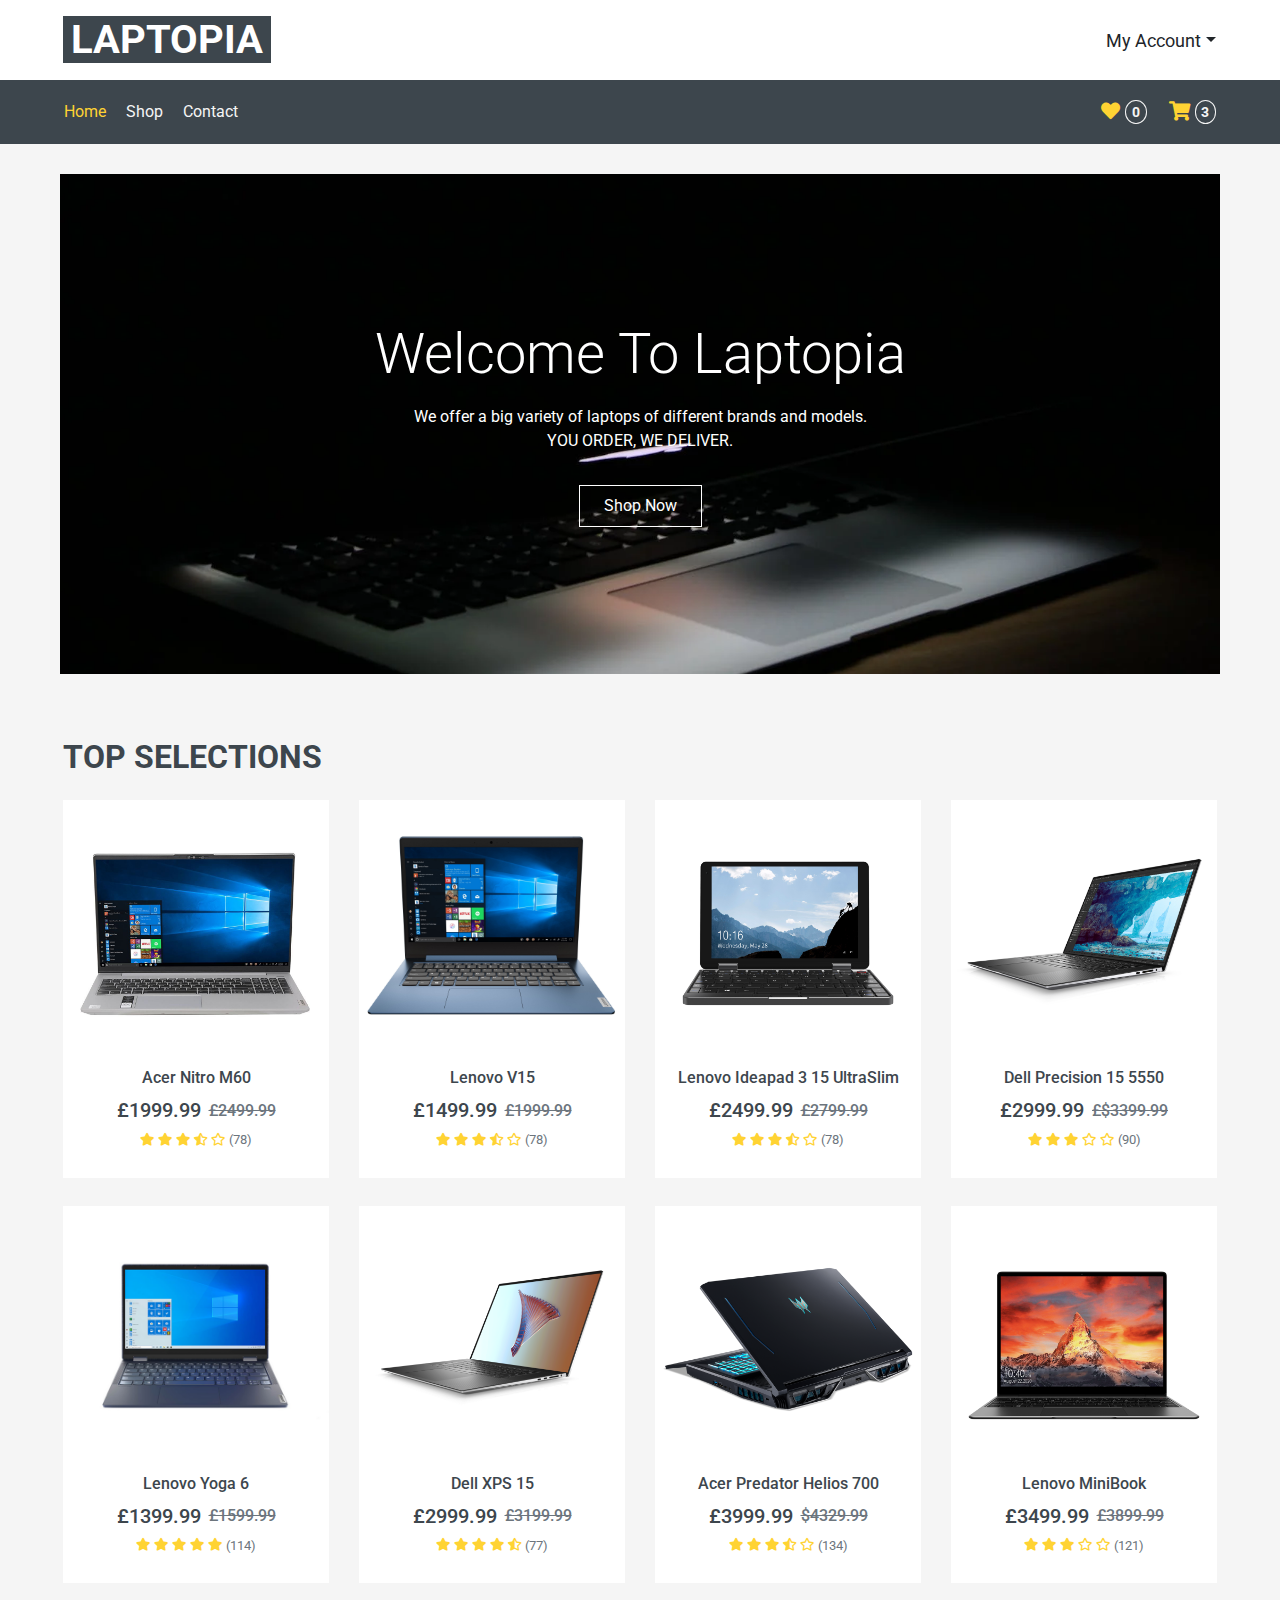
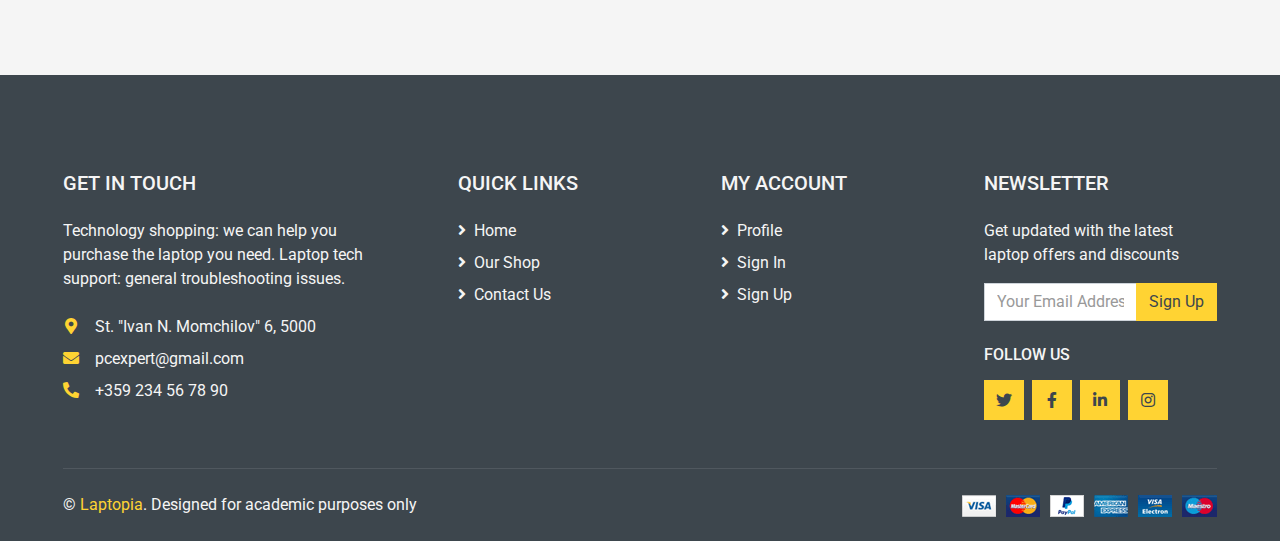
<file: index.html>
<!DOCTYPE html>
<html lang="en">

<head>
	<meta charset="utf-8">
	<meta content="width=device-width, initial-scale=1.0" name="viewport">

	<title>Home</title>
	<link href="img/favicon.ico" rel="icon">

	<!-- Google Web Fonts -->
	<link rel="preconnect" href="https://fonts.gstatic.com">
	<link href="https://fonts.googleapis.com/css2?family=Roboto:wght@400;500;700&display=swap" rel="stylesheet">  

	<!-- Font Awesome -->
	<link href="https://cdnjs.cloudflare.com/ajax/libs/font-awesome/5.10.0/css/all.min.css" rel="stylesheet">

	<!-- Bootstrap -->
	<link rel="stylesheet" href="https://cdn.jsdelivr.net/npm/bootstrap@5.2.3/dist/css/bootstrap.min.css" type="text/css">  
	<link rel="stylesheet" href="css/style.css">
</head>

<body>
	<header class="header">
		<div class="header__inner">
			<div class="container-fluid">
				<div class="row align-items-center bg-light py-3 d-none d-lg-flex px-5">
					<div class="col-lg-4">
						<a href="index.html" class="text-decoration-none">
							<span class="h1 text-uppercase text-light bg-dark px-2">Laptopia</span>
						</a>
					</div>

					<div class="col-lg-8 col-6 text-right flex-row">
						<div class="btn-group">
							<button type="button" class="btn btn-light dropdown-toggle pr-2 pr-lg-0" data-toggle="dropdown" style="font-size: 18px">My Account</button>
							<div class="dropdown-menu dropdown-menu-right">
								<a href="profile.html" class="btn-link"><button class="dropdown-item" type="button">Profile</button></a>

								<a href="#" class="btn-link link-login"><button class="dropdown-item" type="button">Sign In</button></a>

								<a href="#" class="btn-link link-register"><button class="dropdown-item" type="button">Sign Up</button></a>
							</div>
						</div>
					</div>
				</div>
			</div>

			<div class="container-fluid bg-dark mb-30">
				<div class="col-12 px-lg-5">
					<nav id="nav" class="navbar navbar-expand-lg bg-dark navbar-dark py-3 pt-3 py-lg-0 px-0">
						<a href="index.html" class="text-decoration-none d-block d-lg-none">
							<span class="h1 text-uppercase text-light bg-dark px-0">Laptopia</span>
						</a>
						<button type="button" class="navbar-toggler" data-toggle="collapse" data-target="#navbarCollapse">
							<span class="navbar-toggler-icon"></span>
						</button>
						<div class="collapse navbar-collapse row justify-content-between px-3 px-lg-0 pt-lg-0" id="navbarCollapse">
							<div class="col-6 col-lg-auto navbar-nav pl-3 py-0">
								<a href="#" class="nav-item nav-link active">Home</a>
								<a href="laptops.html" class="nav-item nav-link">Shop</a>
								<a href="contact.html" class="nav-item nav-link">Contact</a>
							</div>

							<div class="col-6 col-lg-auto d-lg-none navbar-nav py-0 text-end">
								<a href="profile.html" class="nav-item nav-link pr-0">Profile</a>

								<a href="#" class="nav-item nav-link link-login pr-0">Sign In</a>

								<a href="#" class="nav-item nav-link link-register pr-0">Sign Up</a>
							</div>

							<div class="navbar-nav ml-auto col-auto py-0 d-block">
								<a href="#" class="btn px-0" style="font-size: 19px">
									<i class="fas fa-heart text-primary"></i>
									<span class="badge text-secondary border border-secondary rounded-circle">0</span>
								</a>

								<div class="cart d-inline">
									<a href="cart.html" class="btn pl-3 pr-0 py-3" style="font-size: 19px" id="cart-trigger">
										<i class="fas fa-shopping-cart text-primary"></i>
										<span class="badge text-secondary border border-secondary rounded-circle">3</span>
									</a>

									<div class="cart-menu">
										<div class="cart__display">
											<div class="cart__item">
												<div class="cart__content d-flex flex-column flex-sm-row align-items-sm-center">
													<div class="cart__info col-12 col-sm-auto">
														<div class="row align-items-center">
															<div class="cart__img col-5">
																<img src="img/ideapad.jpg" alt="Lenovo V15">
															</div>

															<div class="cart__link col-7 py-3 px-2" style="word-wrap: break-word">
																<a href="laptops/lenovoV15.html">Lenovo V15</a>
															</div>
														</div>
													</div>

													<div class="row align-items-center justify-content-start">
														<div class="cart__quantity col-auto">
															<div class="input-group quantity mx-auto" style="width: 120px;">
																<div class="input-group-btn">
																	<button class="btn btn-sm btn-minus" style="font-size: 20px;">
																	<i class="fa fa-minus-circle"></i>
																	</button>
																</div>
																<input type="text" class="cart__qty form-control form-control-sm bg-secondary border-0 rounded text-center" value="1" maxlength="3" style="font-size: 18px;">
																<div class="input-group-btn">
																	<button class="btn btn-sm btn-plus" style="font-size: 20px; color: #000">
																		<i class="fa fa-plus-circle"></i>
																	</button>
																</div>
															</div>
														</div>

														<div class="cart__price col-auto">
															<span>£1499.99</span>
														</div>
													</div>
												</div>
											</div>

											<div class="cart__item">
												<div class="cart__content d-flex flex-column flex-sm-row align-items-sm-center">
													<div class="cart__info col-12 col-sm-auto">
														<div class="row align-items-center">
															<div class="cart__img col-5">
																<img src="img/Asus Minibook.png" alt="Lenovo Ideapad 3 15 UltraSlim">
															</div>

															<div class="cart__link col-7 py-3 px-2" style="word-wrap: break-word">
																<a href="laptops/lenovoIdeaPad3_15_UltraSlim.html">Lenovo Ideapad 3 15 UltraSlim</a>
															</div>
														</div>
													</div>

													<div class="row align-items-center justify-content-start">
														<div class="cart__quantity col-auto">
															<div class="input-group quantity mx-auto" style="width: 120px;">
																<div class="input-group-btn">
																	<button class="btn btn-sm btn-minus" style="font-size: 20px;">
																	<i class="fa fa-minus-circle"></i>
																	</button>
																</div>
																<input type="text" class="form-control form-control-sm bg-secondary border-0 rounded text-center" value="1" maxlength="3" style="font-size: 18px;">
																<div class="input-group-btn">
																	<button class="btn btn-sm btn-plus" style="font-size: 20px; color: #000">
																		<i class="fa fa-plus-circle"></i>
																	</button>
																</div>
															</div>
														</div>

														<div class="cart__price col-auto">
															<span>£2499.99</span>
														</div>
													</div>
												</div>
											</div>

											<div class="cart__item">
												<div class="cart__content d-flex flex-column flex-sm-row align-items-sm-center">
													<div class="cart__info col-12 col-sm-auto">
														<div class="row align-items-center">
															<div class="cart__img col-5">
																<img src="img/Dell XPS 15.png" alt="Dell XPS 15">
															</div>

															<div class="cart__link col-7 py-3 px-2" style="word-wrap: break-word">
																<a href="laptops/DellXPS15.html">Dell XPS 15</a>
															</div>
														</div>
													</div>

													<div class="row align-items-center justify-content-start">
														<div class="cart__quantity col-auto">
															<div class="input-group quantity mx-auto" style="width: 120px;">
																<div class="input-group-btn">
																	<button class="btn btn-sm btn-minus" style="font-size: 20px;">
																	<i class="fa fa-minus-circle"></i>
																	</button>
																</div>
																<input type="text" class="form-control form-control-sm bg-secondary border-0 rounded text-center" value="3" maxlength="3" style="font-size: 18px;">
																<div class="input-group-btn">
																	<button class="btn btn-sm btn-plus" style="font-size: 20px; color: #000">
																		<i class="fa fa-plus-circle"></i>
																	</button>
																</div>
															</div>
														</div>

														<div class="cart__price col-auto">
															<span>£8999.97</span>
														</div>
													</div>
												</div>
											</div>

											<div class="cart__other">
												<div class="cart__subtotal d-flex justify-content-start justify-content-sm-end" style="font-size: 19px">
													<span class="col-auto col-sm-9 pr-0 text-end font-weight-bold">Subtotal:</span> <span class="col-auto col-sm-3 pr-0 text-end font-weight-normal">£12999.95</span>
												</div>
												<div class="cart__subtotal d-flex justify-content-start justify-content-sm-end" style="font-size: 19px">
													<span class="col-auto col-sm-9 pr-0 text-end font-weight-bold">Shipping:</span> <span class="col-auto col-sm-3 pr-0 text-end font-weight-normal">£15</span>
												</div>
											</div>
											
											<div class="cart__total d-flex justify-content-start justify-content-sm-end">
												<h5 class="col-auto col-sm-9 pr-0 text-end" style="font-size: 21px">Total:</h5> <h5 class="col-auto col-sm-3 pr-0 text-end" style="font-size: 21px">£13014.95</h5>
											</div>

											<div class="cart__actions d-flex flex-column flex-sm-row align-items-start justify-content-between justify-content-sm-center">
												<a href="cart.html" class="link-cart col-12 col-sm-auto">Open Cart</a>

												<a href="checkout.html" class="link-checkout col-12 col-sm-auto">Order</a>
											</div>
										</div>
									</div>
								</div>
							</div>
						</div>
					</nav>
				</div>
			</div>
		</div>
	</header>

	<div class="hero">
		<div class="container-fluid mb-3">
			<div class="col-12 px-lg-5 hero__inner" style="padding: 0 63px">
				<div class="position-relative row justify-content-center" style="height: 500px;">
					<img class="position-absolute w-100 h-100" src="img/hero.webp" style="object-fit: cover; z-index: -1;">
					<div class="d-flex flex-column align-items-center justify-content-center">
						<div class="p-3 text-center hero-content" style="max-width: 700px;">
							<h1 class="display-4 text-white mb-3">Welcome To Laptopia</h1>
							<p class="mx-md-5 text-white px-5">We offer a big variety of laptops of different brands and models. YOU ORDER, WE DELIVER.</p>
							<a class="btn btn-outline-light py-2 px-4 mt-3" href="laptops.html">Shop Now</a>
						</div>
					</div>
				</div>
			</div>
		</div>
	</div>

	<!-- Products Start -->
	<div class="container-fluid pt-5 pb-3">
		<h2 class="section-title position-relative text-uppercase px-md-5 mb-4"><span class="bg-secondary pr-3">Top Selections</span></h2>
		<div class="row px-md-5">
			<div class="col-lg-3 col-md-4 col-sm-6 pb-1">
				<div class="product-item bg-light mb-4">
					<div class="product-img position-relative overflow-hidden">
						<img class="img-fluid w-100" src="img/op.jpg" alt="">
						<div class="product-action">
							<a href="#" class="d-block w-100 h-100 position-absolute"></a>

							<a class="btn btn-outline-dark btn-square" href="#"><i class="fa fa-shopping-cart"></i></a>

							<a class="btn btn-outline-dark btn-square" href="#"><i class="far fa-heart"></i></a>

						</div>
					</div>
					<div class="text-center pt-0 pb-4 px-2">
						<a class="h6 text-decoration-none" href="#">Acer Nitro M60</a>
						<div class="d-flex align-items-center justify-content-center mt-2">
							<h5>£1999.99</h5><h6 class="text-muted ml-2"><del>£2499.99</del></h6>
						</div>
						<div class="d-flex align-items-center justify-content-center mb-1">
							<small class="fa fa-star text-primary mr-1"></small>
							<small class="fa fa-star text-primary mr-1"></small>
							<small class="fa fa-star text-primary mr-1"></small>
							<small class="fa fa-star-half-alt text-primary mr-1"></small>
							<small class="far fa-star text-primary mr-1"></small>
							<small>(78)</small>
						</div>
					</div>
				</div>
			</div>

			<div class="col-lg-3 col-md-4 col-sm-6 pb-1">
				<div class="product-item bg-light mb-4">
					<div class="product-img position-relative overflow-hidden">
						<img class="img-fluid w-100" src="img/ideapad.jpg" alt="">
						<div class="product-action">
							<a href="laptops/lenovoV15.html" class="d-block w-100 h-100 position-absolute"></a>

							<a class="btn btn-outline-dark btn-square" href="#"><i class="fa fa-shopping-cart"></i></a>

							<a class="btn btn-outline-dark btn-square" href="#"><i class="far fa-heart"></i></a>
						</div>
					</div>
					<div class="text-center pt-0 pb-4 px-2">
						<a class="h6 text-decoration-none" href="laptops/lenovoV15.html">Lenovo V15</a>
						<div class="d-flex align-items-center justify-content-center mt-2">
							<h5>£1499.99</h5><h6 class="text-muted ml-2"><del>£1999.99</del></h6>
						</div>
						<div class="d-flex align-items-center justify-content-center mb-1">
							<small class="fa fa-star text-primary mr-1"></small>
							<small class="fa fa-star text-primary mr-1"></small>
							<small class="fa fa-star text-primary mr-1"></small>
							<small class="fa fa-star-half-alt text-primary mr-1"></small>
							<small class="far fa-star text-primary mr-1"></small>
							<small>(78)</small>
						</div>
					</div>
				</div>
			</div>

			<div class="col-lg-3 col-md-4 col-sm-6 pb-1">
				<div class="product-item bg-light mb-4">
					<div class="product-img position-relative overflow-hidden">
						<img class="img-fluid w-100" src="img/Asus Minibook.png" alt="">
						<div class="product-action">
							<a href="laptops/lenovoIdeaPad3_15_UltraSlim.html" class="d-block w-100 h-100 position-absolute"></a>

							<a class="btn btn-outline-dark btn-square" href="#"><i class="fa fa-shopping-cart"></i></a>

							<a class="btn btn-outline-dark btn-square" href="#"><i class="far fa-heart"></i></a>

						</div>
					</div>
					<div class="text-center pt-0 pb-4 px-2">
						<a class="h6 text-decoration-none" href="laptops/lenovoIdeaPad3_15_UltraSlim.html">Lenovo Ideapad 3 15 UltraSlim</a>
						<div class="d-flex align-items-center justify-content-center mt-2">
							<h5>£2499.99</h5><h6 class="text-muted ml-2"><del>£2799.99</del></h6>
						</div>
						<div class="d-flex align-items-center justify-content-center mb-1">
							<small class="fa fa-star text-primary mr-1"></small>
							<small class="fa fa-star text-primary mr-1"></small>
							<small class="fa fa-star text-primary mr-1"></small>
							<small class="fa fa-star-half-alt text-primary mr-1"></small>
							<small class="far fa-star text-primary mr-1"></small>
							<small>(78)</small>
						</div>
					</div>
				</div>
			</div>
			<div class="col-lg-3 col-md-4 col-sm-6 pb-1">
				<div class="product-item bg-light mb-4">
					<div class="product-img position-relative overflow-hidden">
						<img class="img-fluid w-100" src="img/Dell Precision 15 5550.png" alt="">
						<div class="product-action">
							<a href="#" class="d-block w-100 h-100 position-absolute"></a>

							<a class="btn btn-outline-dark btn-square" href="#"><i class="fa fa-shopping-cart"></i></a>

							<a class="btn btn-outline-dark btn-square" href="#"><i class="far fa-heart"></i></a>

						</div>
					</div>
					<div class="text-center pt-0 pb-4 px-2">
						<a class="h6 text-decoration-none" href="#">Dell Precision 15 5550</a>
						<div class="d-flex align-items-center justify-content-center mt-2">
							<h5>£2999.99</h5><h6 class="text-muted ml-2"><del>£$3399.99</del></h6>
						</div>
						<div class="d-flex align-items-center justify-content-center mb-1">
							<small class="fa fa-star text-primary mr-1"></small>
							<small class="fa fa-star text-primary mr-1"></small>
							<small class="fa fa-star text-primary mr-1"></small>
							<small class="far fa-star text-primary mr-1"></small>
							<small class="far fa-star text-primary mr-1"></small>
							<small>(90)</small>
						</div>
					</div>
				</div>
			</div>
			<div class="col-lg-3 col-md-4 col-sm-6 pb-1">
				<div class="product-item bg-light mb-4">
					<div class="product-img position-relative overflow-hidden">
						<img class="img-fluid w-100" src="img/Lenovo Yoga 6.png" alt="">
						<div class="product-action">
							<a href="#" class="d-block w-100 h-100 position-absolute"></a>

							<a class="btn btn-outline-dark btn-square" href="#"><i class="fa fa-shopping-cart"></i></a>

							<a class="btn btn-outline-dark btn-square" href="#"><i class="far fa-heart"></i></a>

						</div>
					</div>
					<div class="text-center pt-0 pb-4 px-2">
						<a class="h6 text-decoration-none" href="#">Lenovo Yoga 6</a>
						<div class="d-flex align-items-center justify-content-center mt-2">
							<h5>£1399.99</h5><h6 class="text-muted ml-2"><del>£1599.99</del></h6>
						</div>
						<div class="d-flex align-items-center justify-content-center mb-1">
							<small class="fa fa-star text-primary mr-1"></small>
							<small class="fa fa-star text-primary mr-1"></small>
							<small class="fa fa-star text-primary mr-1"></small>
							<small class="fa fa-star text-primary mr-1"></small>
							<small class="fa fa-star text-primary mr-1"></small>
							<small>(114)</small>
						</div>
					</div>
				</div>
			</div>
			<div class="col-lg-3 col-md-4 col-sm-6 pb-1">
				<div class="product-item bg-light mb-4">
					<div class="product-img position-relative overflow-hidden">
						<img class="img-fluid w-100" src="img/Dell XPS 15.png" alt="">
						<div class="product-action">
							<a href="laptops/DellXPS15.html" class="d-block w-100 h-100 position-absolute"></a>

							<a class="btn btn-outline-dark btn-square" href="#"><i class="fa fa-shopping-cart"></i></a>

							<a class="btn btn-outline-dark btn-square" href="#"><i class="far fa-heart"></i></a>
						</div>
					</div>
					<div class="text-center pt-0 pb-4 px-2">
						<a class="h6 text-decoration-none" href="laptops/DellXPS15.html">Dell XPS 15</a>
						<div class="d-flex align-items-center justify-content-center mt-2">
							<h5>£2999.99</h5><h6 class="text-muted ml-2"><del>£3199.99</del></h6>
						</div>
						<div class="d-flex align-items-center justify-content-center mb-1">
							<small class="fa fa-star text-primary mr-1"></small>
							<small class="fa fa-star text-primary mr-1"></small>
							<small class="fa fa-star text-primary mr-1"></small>
							<small class="fa fa-star text-primary mr-1"></small>
							<small class="fa fa-star-half-alt text-primary mr-1"></small>
							<small>(77)</small>
						</div>
					</div>
				</div>
			</div>
			<div class="col-lg-3 col-md-4 col-sm-6 pb-1">
				<div class="product-item bg-light mb-4">
					<div class="product-img position-relative overflow-hidden">
						<img class="img-fluid w-100" src="img/Acer Predator Helios 700.png" alt="">
						<div class="product-action">
							<a href="#" class="d-block w-100 h-100 position-absolute"></a>

							<a class="btn btn-outline-dark btn-square" href="#"><i class="fa fa-shopping-cart"></i></a>

							<a class="btn btn-outline-dark btn-square" href="#"><i class="far fa-heart"></i></a>

						</div>
					</div>
					<div class="text-center pt-0 pb-4 px-2">
						<a class="h6 text-decoration-none" href="#">Acer Predator Helios 700</a>
						<div class="d-flex align-items-center justify-content-center mt-2">
							<h5>£3999.99</h5><h6 class="text-muted ml-2"><del>$4329.99</del></h6>
						</div>
						<div class="d-flex align-items-center justify-content-center mb-1">
							<small class="fa fa-star text-primary mr-1"></small>
							<small class="fa fa-star text-primary mr-1"></small>
							<small class="fa fa-star text-primary mr-1"></small>
							<small class="fa fa-star-half-alt text-primary mr-1"></small>
							<small class="far fa-star text-primary mr-1"></small>
							<small>(134)</small>
						</div>
					</div>
				</div>
			</div>
			<div class="col-lg-3 col-md-4 col-sm-6 pb-1">
				<div class="product-item bg-light mb-4">
					<div class="product-img position-relative overflow-hidden">
						<img class="img-fluid w-100" src="img/Lenovo MiniBook.png" alt="">
						<div class="product-action">
							<a href="#" class="d-block w-100 h-100 position-absolute"></a>

							<a class="btn btn-outline-dark btn-square" href="#"><i class="fa fa-shopping-cart"></i></a>

							<a class="btn btn-outline-dark btn-square" href="#"><i class="far fa-heart"></i></a>

						</div>
					</div>
					<div class="text-center pt-0 pb-4 px-2">
						<a class="h6 text-decoration-none" href="#">Lenovo MiniBook</a>
						<div class="d-flex align-items-center justify-content-center mt-2">
							<h5>£3499.99</h5><h6 class="text-muted ml-2"><del>£3899.99</del></h6>
						</div>
						<div class="d-flex align-items-center justify-content-center mb-1">
							<small class="fa fa-star text-primary mr-1"></small>
							<small class="fa fa-star text-primary mr-1"></small>
							<small class="fa fa-star text-primary mr-1"></small>
							<small class="far fa-star text-primary mr-1"></small>
							<small class="far fa-star text-primary mr-1"></small>
							<small>(121)</small>
						</div>
					</div>
				</div>
			</div>
		</div>
	</div>
	<!-- Products End -->

	<footer class="footer">
		<div class="container-fluid bg-dark text-secondary mt-md-5 pt-md-5">
			<div class="row px-md-5 pt-5">
				<div class="col-lg-4 col-md-12 mb-5 pr-3 pr-xl-5">
					<h5 class="text-secondary text-uppercase mb-4">Get In Touch</h5>
					<p class="mb-4">Technology shopping: we can help you purchase the laptop you need. Laptop tech support: general troubleshooting issues. </p>

					<p class="mb-2"><i class="fa fa-map-marker-alt text-primary mr-3" style="padding: 0 2px;"></i>St. "Ivan N. Momchilov" 6, 5000</p>
					<p class="mb-2"><a class="link-contact" href="mailto:pcexpert@gmail.com"><i class="fa fa-envelope text-primary mr-3"></i>pcexpert@gmail.com</a></p>
					<p class="mb-2"><a class="link-contact" href="tel:+359 234 56 78 90"><i class="fa fa-phone-alt text-primary mr-3"></i>+359 234 56 78 90</a></p>
				</div>
				<div class="col-lg-8 col-md-12">
					<div class="row">
						<div class="col-md-4 mb-5 justify-content-end">
							<h5 class="text-secondary text-uppercase mb-4">Quick Links</h5>
							<div class="d-flex flex-column justify-content-start">
								<a class="text-secondary mb-2" href="index.html"><i class="fa fa-angle-right mr-2"></i>Home</a>
								<a class="text-secondary mb-2" href="laptops.html"><i class="fa fa-angle-right mr-2"></i>Our Shop</a>
								<a class="text-secondary" href="contact.html"><i class="fa fa-angle-right mr-2"></i>Contact Us</a>
							</div>
						</div>
						<div class="col-md-4 mb-5">
							<h5 class="text-secondary text-uppercase mb-4">My Account</h5>
							<div class="d-flex flex-column justify-content-start">
								<a class="text-secondary mb-2" href="profile.html"><i class="fa fa-angle-right mr-2"></i>Profile</a>
								<a class="text-secondary mb-2 link-login" href="#"><i class="fa fa-angle-right mr-2"></i>Sign In</a>
								<a class="text-secondary link-register" href="#"><i class="fa fa-angle-right mr-2"></i>Sign Up</a>
							</div>
						</div>
						<div class="col-md-4 mb-5">
							<h5 class="text-secondary text-uppercase mb-4">Newsletter</h5>
							<p>Get updated with the latest laptop offers and discounts</p>
							<form action="#">
								<div class="input-group">
									<input type="text" class="form-control" placeholder="Your Email Address">
									<div class="input-group-append">
										<button class="btn btn-primary">Sign Up</button>
									</div>
								</div>
							</form>
							<h6 class="text-secondary text-uppercase mt-4 mb-3">Follow Us</h6>
							<div class="d-flex">
								<a class="btn btn-primary btn-square mr-2" href="#"><i class="fab fa-twitter"></i></a>
								<a class="btn btn-primary btn-square mr-2" href="#"><i class="fab fa-facebook-f"></i></a>
								<a class="btn btn-primary btn-square mr-2" href="#"><i class="fab fa-linkedin-in"></i></a>
								<a class="btn btn-primary btn-square" href="#"><i class="fab fa-instagram"></i></a>
							</div>
						</div>
					</div>
				</div>
			</div>
			<div class="row border-top mx-xl-5 py-4" style="border-color: rgba(256, 256, 256, .1) !important;">
				<div class="col-md-6 px-xl-0">
					<p class="mb-md-0 text-center text-md-left text-secondary">
						&copy; <a class="text-primary" href="index.html">Laptopia</a>. Designed for academic purposes only
					</p>
				</div>
				
				<div class="col-md-6 px-xl-0 text-center text-md-right">
					<img class="img-fluid" src="img/payments.png" alt="">
				</div>
			</div>
		</div>

		<a href="#" class="btn btn-primary back-to-top"><i class="fa fa-angle-double-up"></i></a>
	</footer>

	<div class="popups">
		<div class="popup popup--login">
			<div class="popup__inner">
				<div class="popup__close">
					<img src="img/close.png" alt="Close Icon">
				</div>
				
				<div class="popup__head">
					<h2>Sign In</h2>
				</div>

				<div class="popup__body">
					<div class="form-login">
						<form action="" method="POST" name="loginForm">
							<div class="form__head">
								<p>Not Registered? <a href="#" class="link-register">Sign up from here</a></p>
								
								<p class="loginMsg">Please enter your username and password</p>

								<p class="errorMsg hidden">User not found</p>
							</div>
							
							<div class="form__body">
								<div class="form__row">
									<label for="username" class="form__label">Username</label>
									
									<div class="form__controls">
										<input type="text" id="usernameLogin" name="username" class="field field--login">
									</div>
								</div>
								
								<div class="form__row">
									<label for="password" class="form__label">Password</label>
									
									<div class="form__controls">
										<input type="password" id="passwordLogin" name="password" class="field field--login">
									</div>
								</div>
							</div>
							
							<div class="form__actions">
								<input type="submit" value="Log in" name="submitLoginForm" class="btn form__btn" id="login">
							</div>
							
							<div class="form__foot">
								
							</div>
						</form>
					</div>
				</div>
			</div>
		</div>
		
		<div class="popup popup--register">
			<div class="popup__inner">
				<div class="popup__close">
					<img src="img/close.png" alt="Close Icon">
				</div>
				
				<div class="popup__head">
					<h2>Sign Up</h2>
				
					<p class="errorMsg hidden">User with the same credentials has been found</p>
				</div>

				<div class="popup__body">
					<div class="form-login">
						<form action="" method="POST" name="registerForm">
							<div class="form__body">
								<div class="form__row">
									<label for="email" class="form__label">Email</label>
									
									<div class="form__controls">
										<input type="email" id="emailRegister" name="email" class="field field--register" placeholder="example@gmail.com" pattern=".{7,50}" title="Email must be between 7 and 50 characters!">

										<p class="fieldInfo hidden">No whitespaces allowed</p>
									</div>
								</div>
								
								<div class="form__row">
									<label for="username" class="form__label">Username</label>
									
									<div class="form__controls">
										<input type="text" id="usernameRegister" name="username" class="field field--register" pattern=".{5,15}" title="Username must be between 5 and 15 characters!">

										<p class="fieldInfo hidden">No whitespaces allowed</p>
									</div>
								</div>
								
								<div class="form__row">
									<label for="password" class="form__label">Password</label>
									
									<div class="form__controls">
										<input type="password" id="passwordRegister" name="password" class="field field--register" pattern=".{7,20}" title="Password must be between 7 and 20 characters!">

										<p class="fieldInfo hidden">No whitespaces allowed</p>
									</div>
								</div>
							</div>
							
							<div class="form__actions">
								<input type="submit" value="Register" name="submitRegisterForm" class="btn form__btn" id="register">
							</div>
							
							<div class="form__foot">
								
							</div>
						</form>		
					</div>
				</div>
			</div>
		</div>
	</div>

	<!-- JavaScript Libraries -->
	<script src="https://code.jquery.com/jquery-3.4.1.min.js"></script>
	<script src="https://stackpath.bootstrapcdn.com/bootstrap/4.4.1/js/bootstrap.bundle.min.js"></script>
	
	<script src="js/main.js"></script>
	<script src="js/popups.js"></script>
</body>
</html>
</file>
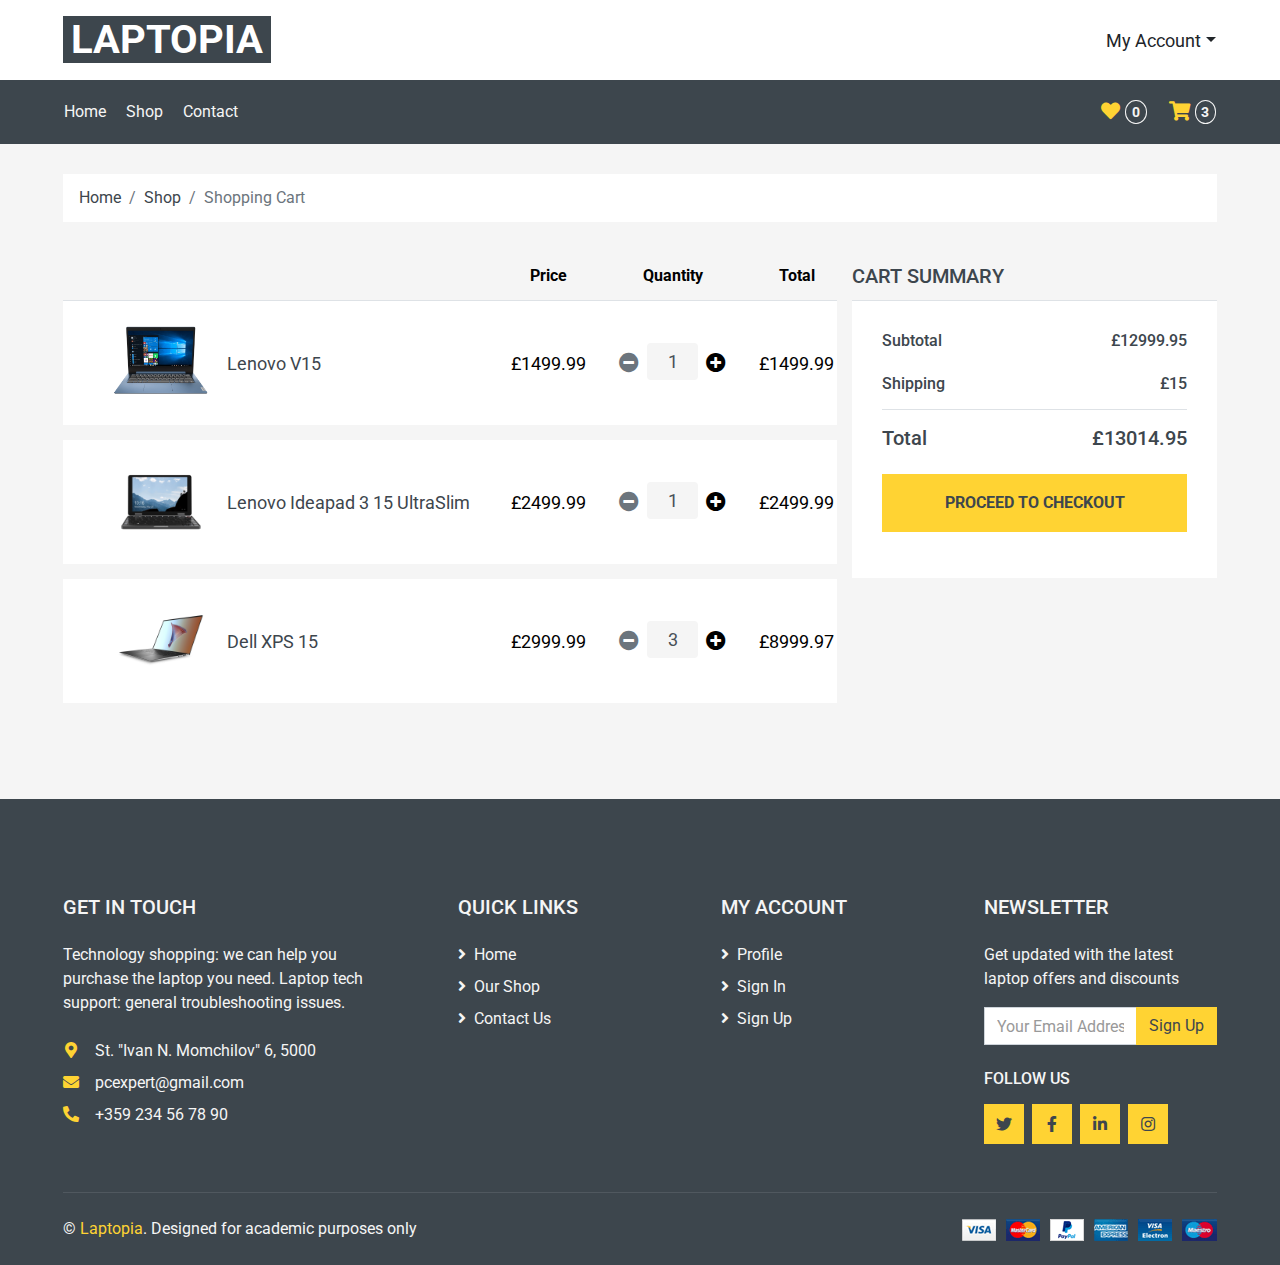
<file: cart.html>
<!DOCTYPE html>
<html lang="en">

<head>
	<meta charset="utf-8">
	<meta content="width=device-width, initial-scale=1.0" name="viewport">

	<title>Cart</title>
	<link href="img/favicon.ico" rel="icon">

	<!-- Google Web Fonts -->
	<link rel="preconnect" href="https://fonts.gstatic.com">
	<link href="https://fonts.googleapis.com/css2?family=Roboto:wght@400;500;700&display=swap" rel="stylesheet">  

	<!-- Font Awesome -->
	<link href="https://cdnjs.cloudflare.com/ajax/libs/font-awesome/5.10.0/css/all.min.css" rel="stylesheet">

	<!-- Bootstrap -->
	<link rel="stylesheet" href="https://cdn.jsdelivr.net/npm/bootstrap@5.2.3/dist/css/bootstrap.min.css" type="text/css">  
	<link rel="stylesheet" href="css/style.css">
</head>

<body>
	<header class="header">
		<div class="header__inner">
			<div class="container-fluid">
				<div class="row align-items-center bg-light py-3 d-none d-lg-flex px-5">
					<div class="col-lg-4">
						<a href="index.html" class="text-decoration-none">
							<span class="h1 text-uppercase text-light bg-dark px-2">Laptopia</span>
						</a>
					</div>

					<div class="col-lg-8 col-6 text-right flex-row">
						<div class="btn-group">
							<button type="button" class="btn btn-light dropdown-toggle pr-2 pr-lg-0" data-toggle="dropdown" style="font-size: 18px">My Account</button>
							<div class="dropdown-menu dropdown-menu-right">
								<a href="profile.html" class="btn-link"><button class="dropdown-item" type="button">Profile</button></a>

								<a href="#" class="btn-link link-login"><button class="dropdown-item" type="button">Sign In</button></a>

								<a href="#" class="btn-link link-register"><button class="dropdown-item" type="button">Sign Up</button></a>
							</div>
						</div>
					</div>
				</div>
			</div>

			<div class="container-fluid bg-dark mb-30">
				<div class="col-12 px-lg-5">
					<nav id="nav" class="navbar navbar-expand-lg bg-dark navbar-dark py-3 pt-3 py-lg-0 px-0">
						<a href="index.html" class="text-decoration-none d-block d-lg-none">
							<span class="h1 text-uppercase text-light bg-dark px-0">Laptopia</span>
						</a>
						<button type="button" class="navbar-toggler" data-toggle="collapse" data-target="#navbarCollapse">
							<span class="navbar-toggler-icon"></span>
						</button>
						<div class="collapse navbar-collapse row justify-content-between px-3 px-lg-0 pt-lg-0" id="navbarCollapse">
							<div class="col-6 col-lg-auto navbar-nav pl-3 py-0">
								<a href="index.html" class="nav-item nav-link">Home</a>
								<a href="laptops.html" class="nav-item nav-link">Shop</a>
								<a href="contact.html" class="nav-item nav-link">Contact</a>
							</div>

							<div class="col-6 col-lg-auto d-lg-none navbar-nav py-0 text-end">
								<a href="profile.html" class="nav-item nav-link pr-0">Profile</a>

								<a href="#" class="nav-item nav-link link-login pr-0">Sign In</a>

								<a href="#" class="nav-item nav-link link-register pr-0">Sign Up</a>
							</div>

							<div class="navbar-nav ml-auto col-auto py-0 d-block">
								<a href="#" class="btn px-0" style="font-size: 19px">
									<i class="fas fa-heart text-primary"></i>
									<span class="badge text-secondary border border-secondary rounded-circle">0</span>
								</a>

								<div class="cart d-inline">
									<a href="cart.html" class="btn pl-3 pr-0 py-3" style="font-size: 19px" id="cart-trigger">
										<i class="fas fa-shopping-cart text-primary"></i>
										<span class="badge text-secondary border border-secondary rounded-circle">3</span>
									</a>

									<div class="cart-menu">
										<div class="cart__display">
											<div class="cart__item">
												<div class="cart__content d-flex flex-column flex-sm-row align-items-sm-center">
													<div class="cart__info col-12 col-sm-auto">
														<div class="row align-items-center">
															<div class="cart__img col-5">
																<img src="img/ideapad.jpg" alt="Lenovo V15">
															</div>

															<div class="cart__link col-7 py-3 px-2" style="word-wrap: break-word">
																<a href="laptops/lenovoV15.html">Lenovo V15</a>
															</div>
														</div>
													</div>

													<div class="row align-items-center justify-content-start">
														<div class="cart__quantity col-auto">
															<div class="input-group quantity mx-auto" style="width: 120px;">
																<div class="input-group-btn">
																	<button class="btn btn-sm btn-minus" style="font-size: 20px;">
																	<i class="fa fa-minus-circle"></i>
																	</button>
																</div>
																<input type="text" class="cart__qty form-control form-control-sm bg-secondary border-0 rounded text-center" value="1" maxlength="3" style="font-size: 18px;">
																<div class="input-group-btn">
																	<button class="btn btn-sm btn-plus" style="font-size: 20px; color: #000">
																		<i class="fa fa-plus-circle"></i>
																	</button>
																</div>
															</div>
														</div>

														<div class="cart__price col-auto">
															<span>£1499.99</span>
														</div>
													</div>
												</div>
											</div>

											<div class="cart__item">
												<div class="cart__content d-flex flex-column flex-sm-row align-items-sm-center">
													<div class="cart__info col-12 col-sm-auto">
														<div class="row align-items-center">
															<div class="cart__img col-5">
																<img src="img/Asus Minibook.png" alt="Lenovo Ideapad 3 15 UltraSlim">
															</div>

															<div class="cart__link col-7 py-3 px-2" style="word-wrap: break-word">
																<a href="laptops/lenovoIdeaPad3_15_UltraSlim.html">Lenovo Ideapad 3 15 UltraSlim</a>
															</div>
														</div>
													</div>

													<div class="row align-items-center justify-content-start">
														<div class="cart__quantity col-auto">
															<div class="input-group quantity mx-auto" style="width: 120px;">
																<div class="input-group-btn">
																	<button class="btn btn-sm btn-minus" style="font-size: 20px;">
																	<i class="fa fa-minus-circle"></i>
																	</button>
																</div>
																<input type="text" class="form-control form-control-sm bg-secondary border-0 rounded text-center" value="1" maxlength="3" style="font-size: 18px;">
																<div class="input-group-btn">
																	<button class="btn btn-sm btn-plus" style="font-size: 20px; color: #000">
																		<i class="fa fa-plus-circle"></i>
																	</button>
																</div>
															</div>
														</div>

														<div class="cart__price col-auto">
															<span>£2499.99</span>
														</div>
													</div>
												</div>
											</div>

											<div class="cart__item">
												<div class="cart__content d-flex flex-column flex-sm-row align-items-sm-center">
													<div class="cart__info col-12 col-sm-auto">
														<div class="row align-items-center">
															<div class="cart__img col-5">
																<img src="img/Dell XPS 15.png" alt="Dell XPS 15">
															</div>

															<div class="cart__link col-7 py-3 px-2" style="word-wrap: break-word">
																<a href="laptops/DellXPS15.html">Dell XPS 15</a>
															</div>
														</div>
													</div>

													<div class="row align-items-center justify-content-start">
														<div class="cart__quantity col-auto">
															<div class="input-group quantity mx-auto" style="width: 120px;">
																<div class="input-group-btn">
																	<button class="btn btn-sm btn-minus" style="font-size: 20px;">
																	<i class="fa fa-minus-circle"></i>
																	</button>
																</div>
																<input type="text" class="form-control form-control-sm bg-secondary border-0 rounded text-center" value="3" maxlength="3" style="font-size: 18px;">
																<div class="input-group-btn">
																	<button class="btn btn-sm btn-plus" style="font-size: 20px; color: #000">
																		<i class="fa fa-plus-circle"></i>
																	</button>
																</div>
															</div>
														</div>

														<div class="cart__price col-auto">
															<span>£8999.97</span>
														</div>
													</div>
												</div>
											</div>

											<div class="cart__other">
												<div class="cart__subtotal d-flex justify-content-start justify-content-sm-end" style="font-size: 19px">
													<span class="col-auto col-sm-9 pr-0 text-end font-weight-bold">Subtotal:</span> <span class="col-auto col-sm-3 pr-0 text-end font-weight-normal">£12999.95</span>
												</div>
												<div class="cart__subtotal d-flex justify-content-start justify-content-sm-end" style="font-size: 19px">
													<span class="col-auto col-sm-9 pr-0 text-end font-weight-bold">Shipping:</span> <span class="col-auto col-sm-3 pr-0 text-end font-weight-normal">£15</span>
												</div>
											</div>
											
											<div class="cart__total d-flex justify-content-start justify-content-sm-end">
												<h5 class="col-auto col-sm-9 pr-0 text-end" style="font-size: 21px">Total:</h5> <h5 class="col-auto col-sm-3 pr-0 text-end" style="font-size: 21px">£13014.95</h5>
											</div>

											<div class="cart__actions d-flex flex-column flex-sm-row align-items-start justify-content-between justify-content-sm-center">
												<a href="cart.html" class="link-cart col-12 col-sm-auto">Open Cart</a>

												<a href="checkout.html" class="link-checkout col-12 col-sm-auto">Order</a>
											</div>
										</div>
									</div>
								</div>
							</div>
						</div>
					</nav>
				</div>
			</div>
		</div>
	</header>

	<!-- Breadcrumb Start -->
	<div class="container-fluid">
		<div class="row px-lg-5">
			<div class="col-12">
				<nav class="breadcrumb bg-light mb-30">
					<a class="breadcrumb-item text-dark" href="index.html">Home</a>
					<a class="breadcrumb-item text-dark" href="laptops.html">Shop</a>
					<span class="breadcrumb-item active">Shopping Cart</span>
				</nav>
			</div>
		</div>
	</div>
	<!-- Breadcrumb End -->

	<!-- Cart Start -->
	<div class="container-fluid">
		<div class="row px-lg-5">
			<div class="col-lg-8 table-responsive mb-5">
				<table class="table table-light table-borderless table-hover text-center mb-0">
					<thead class="thead" style="background: #F5F5F5;">
						<tr style="border-bottom: 1px solid #dee2e6;">
							<th></th>
							<th>Price</th>
							<th>Quantity</th>
							<th>Total</th>
							<th></th>
						</tr>
					</thead>
					<tbody class="align-middle" style="font-size: 18px">
						<tr>
							<td class="d-flex align-items-center pl-5" style="word-wrap: break-word;"><img src="img/ideapad.jpg" alt="" class="mr-3" width="100"> <a class="text-left" href="laptops/lenovoV15.html" style="width: 260px">Lenovo V15</a></td>
							<td class="align-middle">£1499.99</td>
							<td class="align-middle">
								<div class="input-group quantity mx-auto" style="width: 125px;">
									<div class="input-group-btn">
										<button class="btn btn-sm btn-minus" style="font-size: 20px;">
										<i class="fa fa-minus-circle"></i>
										</button>
									</div>
									<input type="text" class="form-control form-control-sm bg-secondary border-0 rounded text-center" value="1" maxlength="3" style="font-size: 18px;">
									<div class="input-group-btn">
										<button class="btn btn-sm btn-plus" style="font-size: 20px; color: #000">
											<i class="fa fa-plus-circle"></i>
										</button>
									</div>
								</div>
							</td>
							<td class="align-middle">£1499.99</td>
							<td class="align-middle"><button class="btn btn-danger rounded" style="padding: 1px 7.2px"><i class="fa fa-times"></i></button></td>
						</tr>
						<tr>
							<td class="d-flex align-items-center pl-5" style="word-wrap: break-word;"><img src="img/Asus Minibook.png" alt="" class="mr-3" width="100"> <a class="text-left" href="laptops/lenovoIdeaPad3_15_UltraSlim.html" style="width: 260px">Lenovo Ideapad 3 15 UltraSlim</a></td>
							<td class="align-middle">£2499.99</td>
							<td class="align-middle">
								<div class="input-group quantity mx-auto" style="width: 125px;">
									<div class="input-group-btn">
										<button class="btn btn-sm btn-minus" style="font-size: 20px;">
										<i class="fa fa-minus-circle"></i>
										</button>
									</div>
									<input type="text" class="form-control form-control-sm bg-secondary border-0 rounded text-center" value="1" maxlength="3" style="font-size: 18px;">
									<div class="input-group-btn">
										<button class="btn btn-sm btn-plus" style="font-size: 20px; color: #000">
											<i class="fa fa-plus-circle"></i>
										</button>
									</div>
								</div>
							</td>
							<td class="align-middle">£2499.99</td>
							<td class="align-middle"><button class="btn btn-danger rounded" style="padding: 1px 7.2px"><i class="fa fa-times"></i></button></td>
						</tr>
						<tr>
							<td class="d-flex align-items-center pl-5" style="word-wrap: break-word;"><img src="img/Dell XPS 15.png" alt="" class="mr-3" width="100"> <a class="text-left" href="laptops/DellXPS15.html" style="width: 260px">Dell XPS 15</a></td>
							<td class="align-middle">£2999.99</td>
							<td class="align-middle">
								<div class="input-group quantity mx-auto" style="width: 125px;">
									<div class="input-group-btn">
										<button class="btn btn-sm btn-minus" style="font-size: 20px;">
										<i class="fa fa-minus-circle"></i>
										</button>
									</div>
									<input type="text" class="form-control form-control-sm bg-secondary border-0 rounded text-center" value="3" maxlength="3" style="font-size: 18px;">
									<div class="input-group-btn">
										<button class="btn btn-sm btn-plus" style="font-size: 20px; color: #000">
											<i class="fa fa-plus-circle"></i>
										</button>
									</div>
								</div>
							</td>
							<td class="align-middle">£8999.97</td>
							<td class="align-middle"><button class="btn btn-danger rounded" style="padding: 1px 7.2px"><i class="fa fa-times"></i></button></td>
						</tr>
					</tbody>
				</table>
			</div>
			<div class="col-lg-4" style="margin-top: 12px;">
				<h5 class="section-title position-relative text-uppercase" style="padding-bottom: 4px;"><span class="bg-secondary pr-3">Cart Summary</span></h5>
				<div class="bg-light p-30 mb-5" style="border-top: 1px solid #dee2e6;">
					<div class="border-bottom pb-2">
						<div class="d-flex justify-content-between mb-3">
							<h6>Subtotal</h6>
							<h6>£12999.95</h6>
						</div>
						<div class="d-flex justify-content-between">
							<h6 class="font-weight-medium">Shipping</h6>
							<h6 class="font-weight-medium">£15</h6>
						</div>
					</div>
					<div class="pt-2">
						<div class="d-flex justify-content-between mt-2">
							<h5>Total</h5>
							<h5>£13014.95</h5>
						</div>
						<a href="checkout.html" class="btn-link"><button class="btn btn-block btn-primary font-weight-bold my-3 py-3">PROCEED TO CHECKOUT</button></a>
					</div>
				</div>
			</div>
		</div>
	</div>
	<!-- Cart End -->

	<footer class="footer">
		<div class="container-fluid bg-dark text-secondary mt-md-5 pt-md-5">
			<div class="row px-md-5 pt-5">
				<div class="col-lg-4 col-md-12 mb-5 pr-3 pr-xl-5">
					<h5 class="text-secondary text-uppercase mb-4">Get In Touch</h5>
					<p class="mb-4">Technology shopping: we can help you purchase the laptop you need. Laptop tech support: general troubleshooting issues. </p>

					<p class="mb-2"><i class="fa fa-map-marker-alt text-primary mr-3" style="padding: 0 2px;"></i>St. "Ivan N. Momchilov" 6, 5000</p>
					<p class="mb-2"><a class="link-contact" href="mailto:pcexpert@gmail.com"><i class="fa fa-envelope text-primary mr-3"></i>pcexpert@gmail.com</a></p>
					<p class="mb-2"><a class="link-contact" href="tel:+359 234 56 78 90"><i class="fa fa-phone-alt text-primary mr-3"></i>+359 234 56 78 90</a></p>
				</div>
				<div class="col-lg-8 col-md-12">
					<div class="row">
						<div class="col-md-4 mb-5 justify-content-end">
							<h5 class="text-secondary text-uppercase mb-4">Quick Links</h5>
							<div class="d-flex flex-column justify-content-start">
								<a class="text-secondary mb-2" href="index.html"><i class="fa fa-angle-right mr-2"></i>Home</a>
								<a class="text-secondary mb-2" href="laptops.html"><i class="fa fa-angle-right mr-2"></i>Our Shop</a>
								<a class="text-secondary" href="contact.html"><i class="fa fa-angle-right mr-2"></i>Contact Us</a>
							</div>
						</div>
						<div class="col-md-4 mb-5">
							<h5 class="text-secondary text-uppercase mb-4">My Account</h5>
							<div class="d-flex flex-column justify-content-start">
								<a class="text-secondary mb-2" href="profile.html"><i class="fa fa-angle-right mr-2"></i>Profile</a>
								<a class="text-secondary mb-2 link-login" href="#"><i class="fa fa-angle-right mr-2"></i>Sign In</a>
								<a class="text-secondary link-register" href="#"><i class="fa fa-angle-right mr-2"></i>Sign Up</a>
							</div>
						</div>
						<div class="col-md-4 mb-5">
							<h5 class="text-secondary text-uppercase mb-4">Newsletter</h5>
							<p>Get updated with the latest laptop offers and discounts</p>
							<form action="#">
								<div class="input-group">
									<input type="text" class="form-control" placeholder="Your Email Address">
									<div class="input-group-append">
										<button class="btn btn-primary">Sign Up</button>
									</div>
								</div>
							</form>
							<h6 class="text-secondary text-uppercase mt-4 mb-3">Follow Us</h6>
							<div class="d-flex">
								<a class="btn btn-primary btn-square mr-2" href="#"><i class="fab fa-twitter"></i></a>
								<a class="btn btn-primary btn-square mr-2" href="#"><i class="fab fa-facebook-f"></i></a>
								<a class="btn btn-primary btn-square mr-2" href="#"><i class="fab fa-linkedin-in"></i></a>
								<a class="btn btn-primary btn-square" href="#"><i class="fab fa-instagram"></i></a>
							</div>
						</div>
					</div>
				</div>
			</div>
			<div class="row border-top mx-xl-5 py-4" style="border-color: rgba(256, 256, 256, .1) !important;">
				<div class="col-md-6 px-xl-0">
					<p class="mb-md-0 text-center text-md-left text-secondary">
						&copy; <a class="text-primary" href="index.html">Laptopia</a>. Designed for academic purposes only
					</p>
				</div>
				
				<div class="col-md-6 px-xl-0 text-center text-md-right">
					<img class="img-fluid" src="img/payments.png" alt="">
				</div>
			</div>
		</div>

		<a href="#" class="btn btn-primary back-to-top"><i class="fa fa-angle-double-up"></i></a>
	</footer>

	<div class="popups">
		<div class="popup popup--login">
			<div class="popup__inner">
				<div class="popup__close">
					<img src="img/close.png" alt="Close Icon">
				</div>
				
				<div class="popup__head">
					<h2>Sign In</h2>
				</div>

				<div class="popup__body">
					<div class="form-login">
						<form action="" method="POST" name="loginForm">
							<div class="form__head">
								<p>Not Registered? <a href="#" class="link-register">Sign up from here</a></p>
								
								<p class="loginMsg">Please enter your username and password</p>

								<p class="errorMsg hidden">User not found</p>
							</div>
							
							<div class="form__body">
								<div class="form__row">
									<label for="username" class="form__label">Username</label>
									
									<div class="form__controls">
										<input type="text" id="usernameLogin" name="username" class="field field--login">
									</div>
								</div>
								
								<div class="form__row">
									<label for="password" class="form__label">Password</label>
									
									<div class="form__controls">
										<input type="password" id="passwordLogin" name="password" class="field field--login">
									</div>
								</div>
							</div>
							
							<div class="form__actions">
								<input type="submit" value="Log in" name="submitLoginForm" class="btn form__btn" id="login">
							</div>
							
							<div class="form__foot">
								
							</div>
						</form>
					</div>
				</div>
			</div>
		</div>
		
		<div class="popup popup--register">
			<div class="popup__inner">
				<div class="popup__close">
					<img src="img/close.png" alt="Close Icon">
				</div>
				
				<div class="popup__head">
					<h2>Sign Up</h2>
				
					<p class="errorMsg hidden">User with the same credentials has been found</p>
				</div>

				<div class="popup__body">
					<div class="form-login">
						<form action="" method="POST" name="registerForm">
							<div class="form__body">
								<div class="form__row">
									<label for="email" class="form__label">Email</label>
									
									<div class="form__controls">
										<input type="email" id="emailRegister" name="email" class="field field--register" placeholder="example@gmail.com" pattern=".{7,50}" title="Email must be between 7 and 50 characters!">

										<p class="fieldInfo hidden">No whitespaces allowed</p>
									</div>
								</div>
								
								<div class="form__row">
									<label for="username" class="form__label">Username</label>
									
									<div class="form__controls">
										<input type="text" id="usernameRegister" name="username" class="field field--register" pattern=".{5,15}" title="Username must be between 5 and 15 characters!">

										<p class="fieldInfo hidden">No whitespaces allowed</p>
									</div>
								</div>
								
								<div class="form__row">
									<label for="password" class="form__label">Password</label>
									
									<div class="form__controls">
										<input type="password" id="passwordRegister" name="password" class="field field--register" pattern=".{7,20}" title="Password must be between 7 and 20 characters!">

										<p class="fieldInfo hidden">No whitespaces allowed</p>
									</div>
								</div>
							</div>
							
							<div class="form__actions">
								<input type="submit" value="Register" name="submitRegisterForm" class="btn form__btn" id="register">
							</div>
							
							<div class="form__foot">
								
							</div>
						</form>     
					</div>
				</div>
			</div>
		</div>
	</div>

	<!-- JavaScript Libraries -->
	<script src="https://code.jquery.com/jquery-3.4.1.min.js"></script>
	<script src="https://stackpath.bootstrapcdn.com/bootstrap/4.4.1/js/bootstrap.bundle.min.js"></script>

	<script src="js/main.js"></script>
	<script src="js/popups.js"></script>
</body>

</html>
</file>
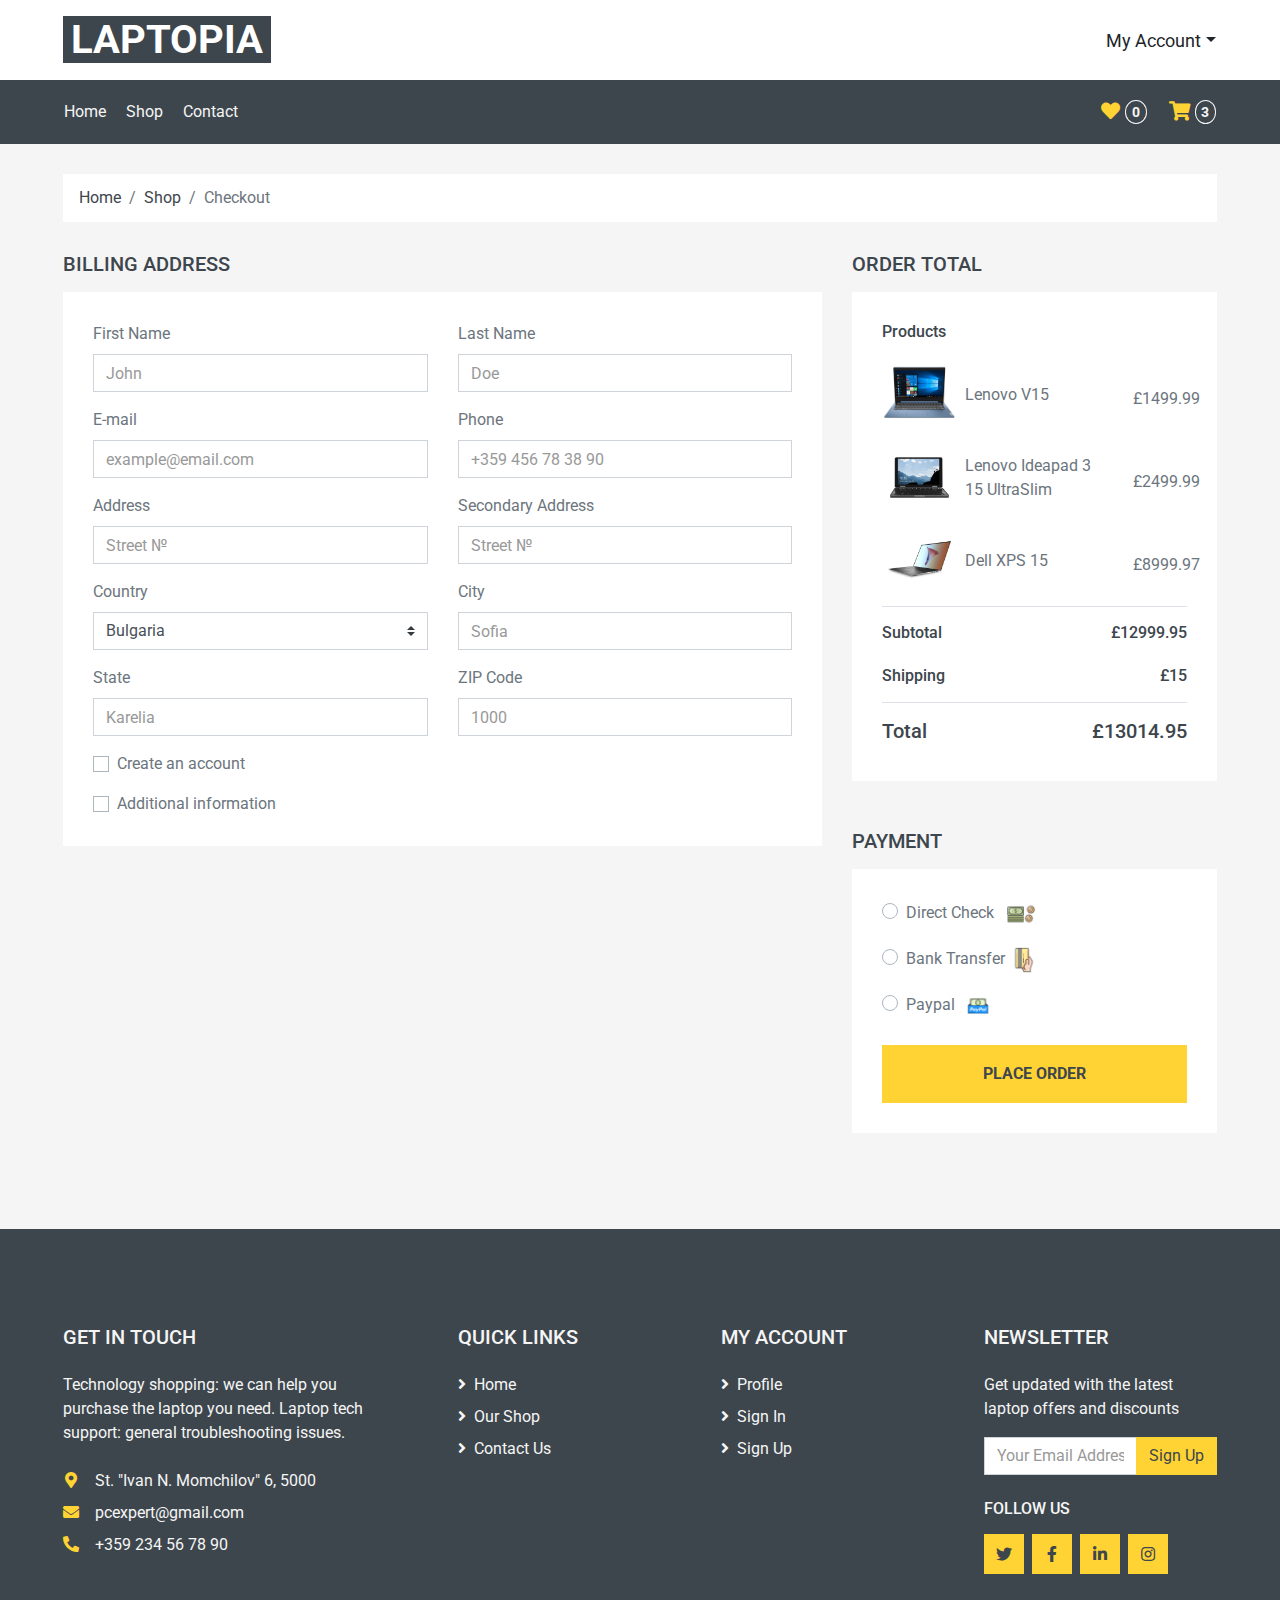
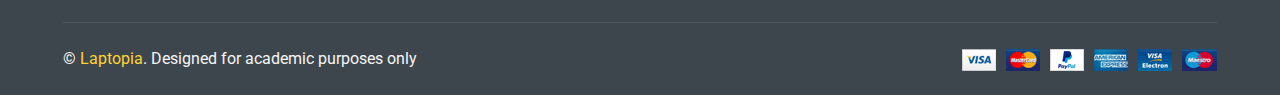
<file: checkout.html>
<!DOCTYPE html>
<html lang="en">

<head>
	<meta charset="utf-8">
	<meta content="width=device-width, initial-scale=1.0" name="viewport">

	<title>Checkout</title>
	<link href="img/favicon.ico" rel="icon">

	<!-- Google Web Fonts -->
	<link rel="preconnect" href="https://fonts.gstatic.com">
	<link href="https://fonts.googleapis.com/css2?family=Roboto:wght@400;500;700&display=swap" rel="stylesheet">  

	<!-- Font Awesome -->
	<link href="https://cdnjs.cloudflare.com/ajax/libs/font-awesome/5.10.0/css/all.min.css" rel="stylesheet">

	<!-- Bootstrap -->
	<link rel="stylesheet" href="https://cdn.jsdelivr.net/npm/bootstrap@5.2.3/dist/css/bootstrap.min.css" type="text/css">  
	<link rel="stylesheet" href="css/style.css">
</head>

<body>
	<header class="header">
		<div class="header__inner">
			<div class="container-fluid">
				<div class="row align-items-center bg-light py-3 d-none d-lg-flex px-5">
					<div class="col-lg-4">
						<a href="index.html" class="text-decoration-none">
							<span class="h1 text-uppercase text-light bg-dark px-2">Laptopia</span>
						</a>
					</div>

					<div class="col-lg-8 col-6 text-right flex-row">
						<div class="btn-group">
							<button type="button" class="btn btn-light dropdown-toggle pr-2 pr-lg-0" data-toggle="dropdown" style="font-size: 18px">My Account</button>
							<div class="dropdown-menu dropdown-menu-right">
								<a href="profile.html" class="btn-link"><button class="dropdown-item" type="button">Profile</button></a>

								<a href="#" class="btn-link link-login"><button class="dropdown-item" type="button">Sign In</button></a>

								<a href="#" class="btn-link link-register"><button class="dropdown-item" type="button">Sign Up</button></a>
							</div>
						</div>
					</div>
				</div>
			</div>

			<div class="container-fluid bg-dark mb-30">
				<div class="col-12 px-lg-5">
					<nav id="nav" class="navbar navbar-expand-lg bg-dark navbar-dark py-3 pt-3 py-lg-0 px-0">
						<a href="index.html" class="text-decoration-none d-block d-lg-none">
							<span class="h1 text-uppercase text-light bg-dark px-0">Laptopia</span>
						</a>
						<button type="button" class="navbar-toggler" data-toggle="collapse" data-target="#navbarCollapse">
							<span class="navbar-toggler-icon"></span>
						</button>
						<div class="collapse navbar-collapse row justify-content-between px-3 px-lg-0 pt-lg-0" id="navbarCollapse">
							<div class="col-6 col-lg-auto navbar-nav pl-3 py-0">
								<a href="index.html" class="nav-item nav-link">Home</a>
								<a href="laptops.html" class="nav-item nav-link">Shop</a>
								<a href="contact.html" class="nav-item nav-link">Contact</a>
							</div>

							<div class="col-6 col-lg-auto d-lg-none navbar-nav py-0 text-end">
								<a href="profile.html" class="nav-item nav-link pr-0">Profile</a>

								<a href="#" class="nav-item nav-link link-login pr-0">Sign In</a>

								<a href="#" class="nav-item nav-link link-register pr-0">Sign Up</a>
							</div>

							<div class="navbar-nav ml-auto col-auto py-0 d-block">
								<a href="#" class="btn px-0" style="font-size: 19px">
									<i class="fas fa-heart text-primary"></i>
									<span class="badge text-secondary border border-secondary rounded-circle">0</span>
								</a>

								<div class="cart d-inline">
									<a href="cart.html" class="btn pl-3 pr-0 py-3" style="font-size: 19px" id="cart-trigger">
										<i class="fas fa-shopping-cart text-primary"></i>
										<span class="badge text-secondary border border-secondary rounded-circle">3</span>
									</a>

									<div class="cart-menu">
										<div class="cart__display">
											<div class="cart__item">
												<div class="cart__content d-flex flex-column flex-sm-row align-items-sm-center">
													<div class="cart__info col-12 col-sm-auto">
														<div class="row align-items-center">
															<div class="cart__img col-5">
																<img src="img/ideapad.jpg" alt="Lenovo V15">
															</div>

															<div class="cart__link col-7 py-3 px-2" style="word-wrap: break-word">
																<a href="laptops/lenovoV15.html">Lenovo V15</a>
															</div>
														</div>
													</div>

													<div class="row align-items-center justify-content-start">
														<div class="cart__quantity col-auto">
															<div class="input-group quantity mx-auto" style="width: 120px;">
																<div class="input-group-btn">
																	<button class="btn btn-sm btn-minus" style="font-size: 20px;">
																	<i class="fa fa-minus-circle"></i>
																	</button>
																</div>
																<input type="text" class="cart__qty form-control form-control-sm bg-secondary border-0 rounded text-center" value="1" maxlength="3" style="font-size: 18px;">
																<div class="input-group-btn">
																	<button class="btn btn-sm btn-plus" style="font-size: 20px; color: #000">
																		<i class="fa fa-plus-circle"></i>
																	</button>
																</div>
															</div>
														</div>

														<div class="cart__price col-auto">
															<span>£1499.99</span>
														</div>
													</div>
												</div>
											</div>

											<div class="cart__item">
												<div class="cart__content d-flex flex-column flex-sm-row align-items-sm-center">
													<div class="cart__info col-12 col-sm-auto">
														<div class="row align-items-center">
															<div class="cart__img col-5">
																<img src="img/Asus Minibook.png" alt="Lenovo Ideapad 3 15 UltraSlim">
															</div>

															<div class="cart__link col-7 py-3 px-2" style="word-wrap: break-word">
																<a href="laptops/lenovoIdeaPad3_15_UltraSlim.html">Lenovo Ideapad 3 15 UltraSlim</a>
															</div>
														</div>
													</div>

													<div class="row align-items-center justify-content-start">
														<div class="cart__quantity col-auto">
															<div class="input-group quantity mx-auto" style="width: 120px;">
																<div class="input-group-btn">
																	<button class="btn btn-sm btn-minus" style="font-size: 20px;">
																	<i class="fa fa-minus-circle"></i>
																	</button>
																</div>
																<input type="text" class="form-control form-control-sm bg-secondary border-0 rounded text-center" value="1" maxlength="3" style="font-size: 18px;">
																<div class="input-group-btn">
																	<button class="btn btn-sm btn-plus" style="font-size: 20px; color: #000">
																		<i class="fa fa-plus-circle"></i>
																	</button>
																</div>
															</div>
														</div>

														<div class="cart__price col-auto">
															<span>£2499.99</span>
														</div>
													</div>
												</div>
											</div>

											<div class="cart__item">
												<div class="cart__content d-flex flex-column flex-sm-row align-items-sm-center">
													<div class="cart__info col-12 col-sm-auto">
														<div class="row align-items-center">
															<div class="cart__img col-5">
																<img src="img/Dell XPS 15.png" alt="Dell XPS 15">
															</div>

															<div class="cart__link col-7 py-3 px-2" style="word-wrap: break-word">
																<a href="laptops/DellXPS15.html">Dell XPS 15</a>
															</div>
														</div>
													</div>

													<div class="row align-items-center justify-content-start">
														<div class="cart__quantity col-auto">
															<div class="input-group quantity mx-auto" style="width: 120px;">
																<div class="input-group-btn">
																	<button class="btn btn-sm btn-minus" style="font-size: 20px;">
																	<i class="fa fa-minus-circle"></i>
																	</button>
																</div>
																<input type="text" class="form-control form-control-sm bg-secondary border-0 rounded text-center" value="3" maxlength="3" style="font-size: 18px;">
																<div class="input-group-btn">
																	<button class="btn btn-sm btn-plus" style="font-size: 20px; color: #000">
																		<i class="fa fa-plus-circle"></i>
																	</button>
																</div>
															</div>
														</div>

														<div class="cart__price col-auto">
															<span>£8999.97</span>
														</div>
													</div>
												</div>
											</div>

											<div class="cart__other">
												<div class="cart__subtotal d-flex justify-content-start justify-content-sm-end" style="font-size: 19px">
													<span class="col-auto col-sm-9 pr-0 text-end font-weight-bold">Subtotal:</span> <span class="col-auto col-sm-3 pr-0 text-end font-weight-normal">£12999.95</span>
												</div>
												<div class="cart__subtotal d-flex justify-content-start justify-content-sm-end" style="font-size: 19px">
													<span class="col-auto col-sm-9 pr-0 text-end font-weight-bold">Shipping:</span> <span class="col-auto col-sm-3 pr-0 text-end font-weight-normal">£15</span>
												</div>
											</div>
											
											<div class="cart__total d-flex justify-content-start justify-content-sm-end">
												<h5 class="col-auto col-sm-9 pr-0 text-end" style="font-size: 21px">Total:</h5> <h5 class="col-auto col-sm-3 pr-0 text-end" style="font-size: 21px">£13014.95</h5>
											</div>

											<div class="cart__actions d-flex flex-column flex-sm-row align-items-start justify-content-between justify-content-sm-center">
												<a href="cart.html" class="link-cart col-12 col-sm-auto">Open Cart</a>

												<a href="checkout.html" class="link-checkout col-12 col-sm-auto">Order</a>
											</div>
										</div>
									</div>
								</div>
							</div>
						</div>
					</nav>
				</div>
			</div>
		</div>
	</header>

	<!-- Breadcrumb Start -->
	<div class="container-fluid">
		<div class="row px-xl-5">
			<div class="col-12">
				<nav class="breadcrumb bg-light mb-30">
					<a class="breadcrumb-item text-dark" href="index.html">Home</a>
					<a class="breadcrumb-item text-dark" href="laptops.html">Shop</a>
					<span class="breadcrumb-item active">Checkout</span>
				</nav>
			</div>
		</div>
	</div>
	<!-- Breadcrumb End -->

	<!-- Checkout Start -->
	<div class="container-fluid">
		<div class="row px-xl-5">
			<div class="col-lg-8">
				<h5 class="section-title position-relative text-uppercase mb-3"><span class="bg-secondary pr-3">Billing Address</span></h5>
				<div class="bg-light p-30 mb-5">
					<div class="row">
						<div class="col-md-6 form-group">
							<label>First Name</label>
							<input class="form-control" type="text" placeholder="John">
						</div>
						<div class="col-md-6 form-group">
							<label>Last Name</label>
							<input class="form-control" type="text" placeholder="Doe">
						</div>
						<div class="col-md-6 form-group">
							<label>E-mail</label>
							<input class="form-control" type="text" placeholder="example@email.com">
						</div>
						<div class="col-md-6 form-group">
							<label>Phone</label>
							<input class="form-control" type="text" placeholder="+359 456 78 38 90">
						</div>
						<div class="col-md-6 form-group">
							<label>Address</label>
							<input class="form-control" type="text" placeholder="Street №">
						</div>
						<div class="col-md-6 form-group">
							<label>Secondary Address</label>
							<input class="form-control" type="text" placeholder="Street №">
						</div>
						<div class="col-md-6 form-group">
							<label>Country</label>
							<select class="custom-select">
								<option selected>Bulgaria</option>
								<option>Russia</option>
								<option>Japan</option>
								<option>Greenland</option>
							</select>
						</div>
						<div class="col-md-6 form-group">
							<label>City</label>
							<input class="form-control" type="text" placeholder="Sofia">
						</div>
						<div class="col-md-6 form-group">
							<label>State</label>
							<input class="form-control" type="text" placeholder="Karelia">
						</div>
						<div class="col-md-6 form-group">
							<label>ZIP Code</label>
							<input class="form-control" type="text" placeholder="1000">
						</div>
						<div class="col-md-12 form-group">
							<div class="custom-control custom-checkbox">
								<input type="checkbox" class="custom-control-input" id="newaccount">
								<label class="custom-control-label" for="newaccount">Create an account</label>
							</div>
						</div>
						<div class="col-md-12">
							<div class="custom-control custom-checkbox">
								<input type="checkbox" class="custom-control-input" id="other">
								<label class="custom-control-label" for="other"  data-toggle="collapse" data-target="#other">Additional information</label>
							</div>
						</div>
					</div>
				</div>
				<div class="collapse mb-5" id="other">
					<h5 class="section-title position-relative text-uppercase mb-3"><span class="bg-secondary pr-3"></span>Additional details</h5>
					<div class="bg-light p-30">
						<div class="row">
							<div class="form-group">
								<textarea class="form-control" placeholder="Add additional notes and payment information" rows="6" style="resize: none"></textarea>
							</div>
						</div>
					</div>
				</div>
			</div>
			<div class="col-lg-4">
				<h5 class="section-title position-relative text-uppercase mb-3"><span class="bg-secondary pr-3">Order Total</span></h5>
				<div class="bg-light p-30 mb-5">
					<div class="border-bottom">
						<h6 class="mb-3">Products</h6>

						<div class="row justify-content-between align-items-center">
							<div class="col-9 product__info d-flex align-items-center mb-2">
								<img src="img/ideapad.jpg" alt="" width="75" height="auto">
								<a href="laptops/lenovoV15.html" class="product-link ml-2">Lenovo V15</a>
							</div>

							<div class="col-3 product__price text-end">
								<span>£1499.99</span>
							</div>
						</div>

						<div class="row justify-content-between align-items-center">
							<div class="col-9 product__info d-flex align-items-center mb-2">
								<img src="img/Asus Minibook.png" alt="" width="75" height="auto">
								<a href="laptops/lenovoIdeaPad3_15_UltraSlim.html" class="product-link ml-2">Lenovo Ideapad 3 15 UltraSlim</a>
							</div>

							<div class="col-3 product__price text-end">
								<span>£2499.99</span>
							</div>
						</div>

						<div class="row justify-content-between align-items-center">
							<div class="col-9 product__info d-flex align-items-center mb-2">
								<img src="img/Dell XPS 15.png" alt="" width="75" height="auto">
								<a href="laptops/DellXPS15.html" class="product-link ml-2">Dell XPS 15</a>
							</div>

							<div class="col-3 product__price text-end">
								<span>£8999.97</span>
							</div>
						</div>
					</div>
					<div class="border-bottom pt-3 pb-2">
						<div class="d-flex justify-content-between mb-3">
							<h6>Subtotal</h6>
							<h6>£12999.95</h6>
						</div>
						<div class="d-flex justify-content-between">
							<h6 class="font-weight-medium">Shipping</h6>
							<h6 class="font-weight-medium">£15</h6>
						</div>
					</div>
					<div class="pt-2">
						<div class="d-flex justify-content-between mt-2">
							<h5>Total</h5>
							<h5>£13014.95</h5>
						</div>
					</div>
				</div>
				<div class="mb-5">
					<h5 class="section-title position-relative text-uppercase mb-3"><span class="bg-secondary pr-3">Payment</span></h5>
					<div class="bg-light p-30">
						<div class="form-group radio-group">
							<div class="custom-control custom-radio d-flex align-items-center">
								<input type="radio" class="custom-control-input" name="payment" id="directcheck">
								<label class="custom-control-label" for="directcheck">Direct Check <img src="img/cash.png" alt="" width="30" class="ml-2"></label>
							</div>
						</div>

						<div class="form-group radio-group">
							<div class="custom-control custom-radio d-flex align-items-center">
								<input type="radio" class="custom-control-input" name="payment" id="banktransfer">
								<label class="custom-control-label" for="banktransfer">Bank Transfer <img src="img/card.png" alt="" width="30"></label>
							</div>
						</div>

						<div class="form-group radio-group mb-4">
							<div class="custom-control custom-radio d-flex align-items-center">
								<input type="radio" class="custom-control-input" name="payment" id="paypal">
								<label class="custom-control-label" for="paypal">Paypal <img src="img/paypal.png" alt="" width="30" class="ml-1"></label>
							</div>
						</div>
						
						<a href="#" class="text-decoration-none"><button class="btn btn-block btn-primary font-weight-bold py-3 text-uppercase">Place Order</button></a>
					</div>
				</div>
			</div>
		</div>
	</div>
	<!-- Checkout End -->

	<footer class="footer">
		<div class="container-fluid bg-dark text-secondary mt-md-5 pt-md-5">
			<div class="row px-md-5 pt-5">
				<div class="col-lg-4 col-md-12 mb-5 pr-3 pr-xl-5">
					<h5 class="text-secondary text-uppercase mb-4">Get In Touch</h5>
					<p class="mb-4">Technology shopping: we can help you purchase the laptop you need. Laptop tech support: general troubleshooting issues. </p>

					<p class="mb-2"><i class="fa fa-map-marker-alt text-primary mr-3" style="padding: 0 2px;"></i>St. "Ivan N. Momchilov" 6, 5000</p>
					<p class="mb-2"><a class="link-contact" href="mailto:pcexpert@gmail.com"><i class="fa fa-envelope text-primary mr-3"></i>pcexpert@gmail.com</a></p>
					<p class="mb-2"><a class="link-contact" href="tel:+359 234 56 78 90"><i class="fa fa-phone-alt text-primary mr-3"></i>+359 234 56 78 90</a></p>
				</div>
				<div class="col-lg-8 col-md-12">
					<div class="row">
						<div class="col-md-4 mb-5 justify-content-end">
							<h5 class="text-secondary text-uppercase mb-4">Quick Links</h5>
							<div class="d-flex flex-column justify-content-start">
								<a class="text-secondary mb-2" href="index.html"><i class="fa fa-angle-right mr-2"></i>Home</a>
								<a class="text-secondary mb-2" href="laptops.html"><i class="fa fa-angle-right mr-2"></i>Our Shop</a>
								<a class="text-secondary" href="contact.html"><i class="fa fa-angle-right mr-2"></i>Contact Us</a>
							</div>
						</div>
						<div class="col-md-4 mb-5">
							<h5 class="text-secondary text-uppercase mb-4">My Account</h5>
							<div class="d-flex flex-column justify-content-start">
								<a class="text-secondary mb-2" href="profile.html"><i class="fa fa-angle-right mr-2"></i>Profile</a>
								<a class="text-secondary mb-2 link-login" href="#"><i class="fa fa-angle-right mr-2"></i>Sign In</a>
								<a class="text-secondary link-register" href="#"><i class="fa fa-angle-right mr-2"></i>Sign Up</a>
							</div>
						</div>
						<div class="col-md-4 mb-5">
							<h5 class="text-secondary text-uppercase mb-4">Newsletter</h5>
							<p>Get updated with the latest laptop offers and discounts</p>
							<form action="#">
								<div class="input-group">
									<input type="text" class="form-control" placeholder="Your Email Address">
									<div class="input-group-append">
										<button class="btn btn-primary">Sign Up</button>
									</div>
								</div>
							</form>
							<h6 class="text-secondary text-uppercase mt-4 mb-3">Follow Us</h6>
							<div class="d-flex">
								<a class="btn btn-primary btn-square mr-2" href="#"><i class="fab fa-twitter"></i></a>
								<a class="btn btn-primary btn-square mr-2" href="#"><i class="fab fa-facebook-f"></i></a>
								<a class="btn btn-primary btn-square mr-2" href="#"><i class="fab fa-linkedin-in"></i></a>
								<a class="btn btn-primary btn-square" href="#"><i class="fab fa-instagram"></i></a>
							</div>
						</div>
					</div>
				</div>
			</div>
			<div class="row border-top mx-xl-5 py-4" style="border-color: rgba(256, 256, 256, .1) !important;">
				<div class="col-md-6 px-xl-0">
					<p class="mb-md-0 text-center text-md-left text-secondary">
						&copy; <a class="text-primary" href="index.html">Laptopia</a>. Designed for academic purposes only
					</p>
				</div>
				
				<div class="col-md-6 px-xl-0 text-center text-md-right">
					<img class="img-fluid" src="img/payments.png" alt="">
				</div>
			</div>
		</div>

		<a href="#" class="btn btn-primary back-to-top"><i class="fa fa-angle-double-up"></i></a>
	</footer>

	<div class="popups">
		<div class="popup popup--login">
			<div class="popup__inner">
				<div class="popup__close">
					<img src="img/close.png" alt="Close Icon">
				</div>
				
				<div class="popup__head">
					<h2>Sign In</h2>
				</div>

				<div class="popup__body">
					<div class="form-login">
						<form action="" method="POST" name="loginForm">
							<div class="form__head">
								<p>Not Registered? <a href="#" class="link-register">Sign up from here</a></p>
								
								<p class="loginMsg">Please enter your username and password</p>

								<p class="errorMsg hidden">User not found</p>
							</div>
							
							<div class="form__body">
								<div class="form__row">
									<label for="username" class="form__label">Username</label>
									
									<div class="form__controls">
										<input type="text" id="usernameLogin" name="username" class="field field--login">
									</div>
								</div>
								
								<div class="form__row">
									<label for="password" class="form__label">Password</label>
									
									<div class="form__controls">
										<input type="password" id="passwordLogin" name="password" class="field field--login">
									</div>
								</div>
							</div>
							
							<div class="form__actions">
								<input type="submit" value="Log in" name="submitLoginForm" class="btn form__btn" id="login">
							</div>
							
							<div class="form__foot">
								
							</div>
						</form>
					</div>
				</div>
			</div>
		</div>
		
		<div class="popup popup--register">
			<div class="popup__inner">
				<div class="popup__close">
					<img src="img/close.png" alt="Close Icon">
				</div>
				
				<div class="popup__head">
					<h2>Sign Up</h2>
				
					<p class="errorMsg hidden">User with the same credentials has been found</p>
				</div>

				<div class="popup__body">
					<div class="form-login">
						<form action="" method="POST" name="registerForm">
							<div class="form__body">
								<div class="form__row">
									<label for="email" class="form__label">Email</label>
									
									<div class="form__controls">
										<input type="email" id="emailRegister" name="email" class="field field--register" placeholder="example@gmail.com" pattern=".{7,50}" title="Email must be between 7 and 50 characters!">

										<p class="fieldInfo hidden">No whitespaces allowed</p>
									</div>
								</div>
								
								<div class="form__row">
									<label for="username" class="form__label">Username</label>
									
									<div class="form__controls">
										<input type="text" id="usernameRegister" name="username" class="field field--register" pattern=".{5,15}" title="Username must be between 5 and 15 characters!">

										<p class="fieldInfo hidden">No whitespaces allowed</p>
									</div>
								</div>
								
								<div class="form__row">
									<label for="password" class="form__label">Password</label>
									
									<div class="form__controls">
										<input type="password" id="passwordRegister" name="password" class="field field--register" pattern=".{7,20}" title="Password must be between 7 and 20 characters!">

										<p class="fieldInfo hidden">No whitespaces allowed</p>
									</div>
								</div>
							</div>
							
							<div class="form__actions">
								<input type="submit" value="Register" name="submitRegisterForm" class="btn form__btn" id="register">
							</div>
							
							<div class="form__foot">
								
							</div>
						</form>     
					</div>
				</div>
			</div>
		</div>
	</div>

	<!-- JavaScript Libraries -->
	<script src="https://code.jquery.com/jquery-3.4.1.min.js"></script>
	<script src="https://stackpath.bootstrapcdn.com/bootstrap/4.4.1/js/bootstrap.bundle.min.js"></script>
	
	<script src="js/main.js"></script>
	<script src="js/popups.js"></script>
</body>
</html>
</file>
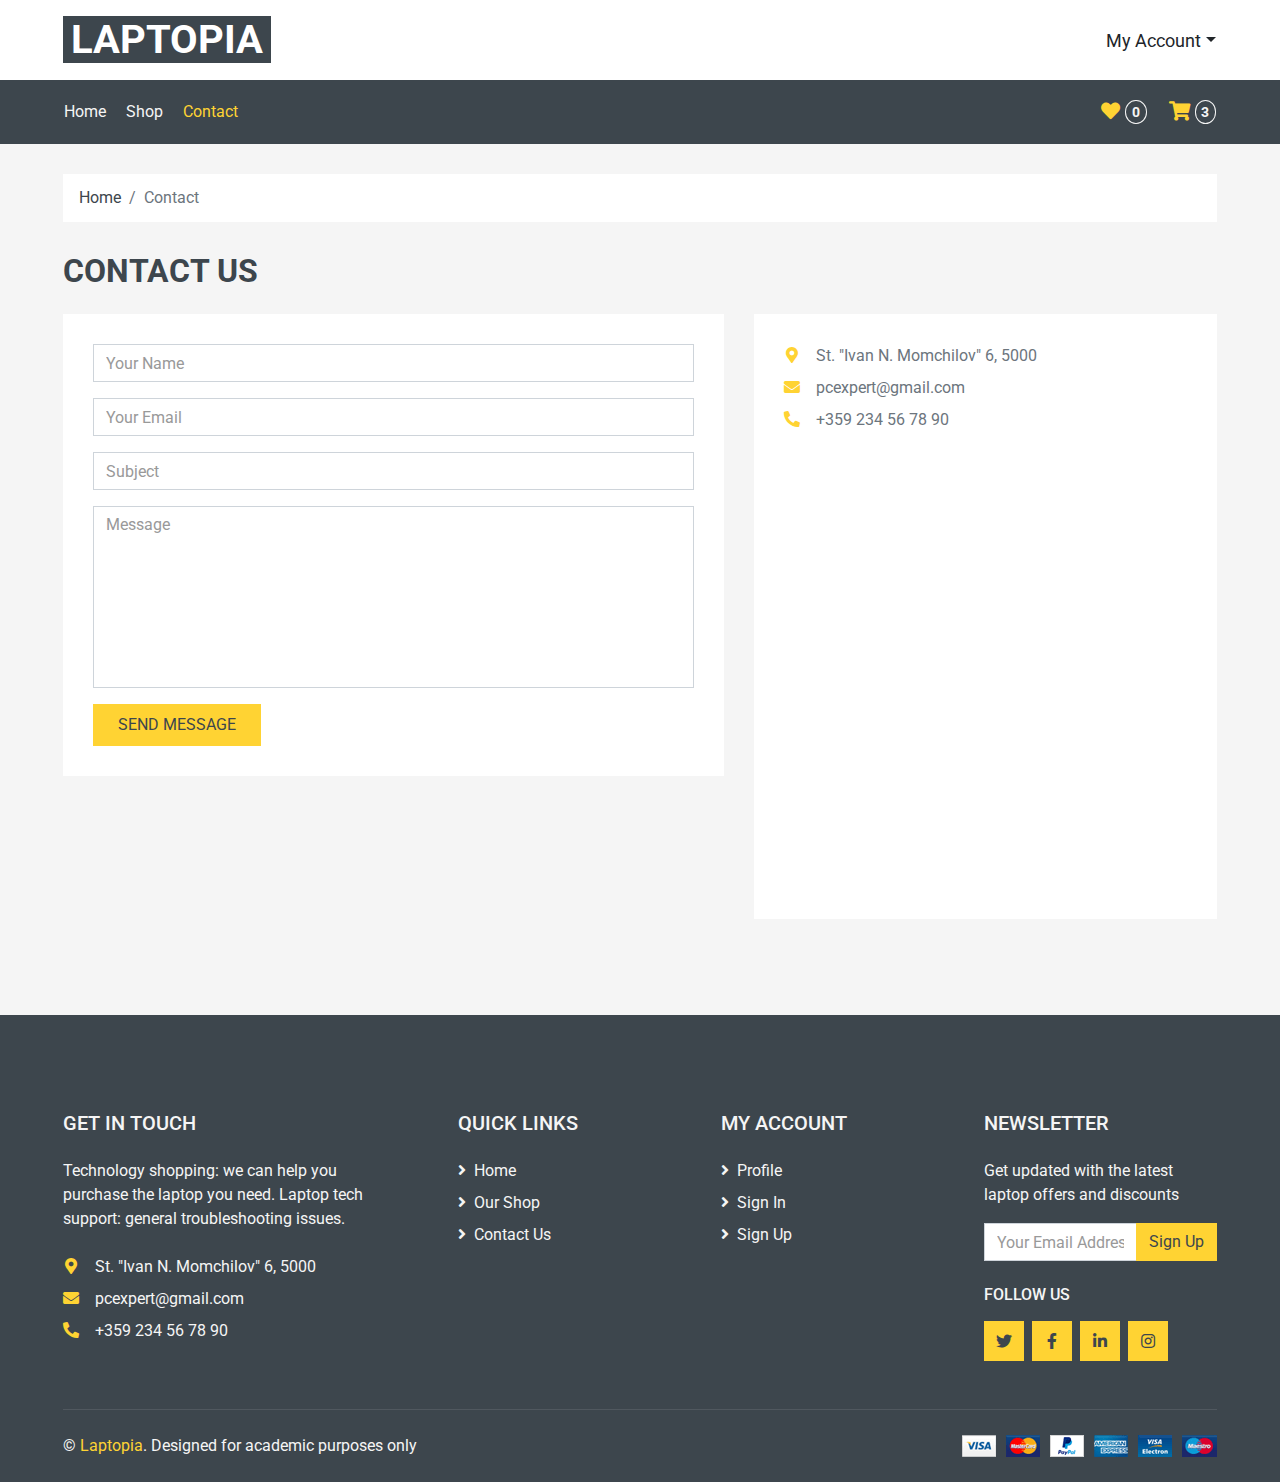
<file: contact.html>
<!DOCTYPE html>
<html lang="en">

<head>
	<meta charset="utf-8">
	<meta content="width=device-width, initial-scale=1.0" name="viewport">

	<title>Contact</title>
	<link href="img/favicon.ico" rel="icon">

	<!-- Google Web Fonts -->
	<link rel="preconnect" href="https://fonts.gstatic.com">
	<link href="https://fonts.googleapis.com/css2?family=Roboto:wght@400;500;700&display=swap" rel="stylesheet">  

	<!-- Font Awesome -->
	<link href="https://cdnjs.cloudflare.com/ajax/libs/font-awesome/5.10.0/css/all.min.css" rel="stylesheet">

	<!-- Bootstrap -->
	<link rel="stylesheet" href="https://cdn.jsdelivr.net/npm/bootstrap@5.2.3/dist/css/bootstrap.min.css" type="text/css">  
	<link rel="stylesheet" href="css/style.css">
</head>

<body>
	<header class="header">
		<div class="header__inner">
			<div class="container-fluid">
				<div class="row align-items-center bg-light py-3 d-none d-lg-flex px-5">
					<div class="col-lg-4">
						<a href="index.html" class="text-decoration-none">
							<span class="h1 text-uppercase text-light bg-dark px-2">Laptopia</span>
						</a>
					</div>

					<div class="col-lg-8 col-6 text-right flex-row">
						<div class="btn-group">
							<button type="button" class="btn btn-light dropdown-toggle pr-2 pr-lg-0" data-toggle="dropdown" style="font-size: 18px">My Account</button>
							<div class="dropdown-menu dropdown-menu-right">
								<a href="profile.html" class="btn-link"><button class="dropdown-item" type="button">Profile</button></a>

								<a href="#" class="btn-link link-login"><button class="dropdown-item" type="button">Sign In</button></a>

								<a href="#" class="btn-link link-register"><button class="dropdown-item" type="button">Sign Up</button></a>
							</div>
						</div>
					</div>
				</div>
			</div>

			<div class="container-fluid bg-dark mb-30">
				<div class="col-12 px-lg-5">
					<nav id="nav" class="navbar navbar-expand-lg bg-dark navbar-dark py-3 pt-3 py-lg-0 px-0">
						<a href="index.html" class="text-decoration-none d-block d-lg-none">
							<span class="h1 text-uppercase text-light bg-dark px-0">Laptopia</span>
						</a>
						<button type="button" class="navbar-toggler" data-toggle="collapse" data-target="#navbarCollapse">
							<span class="navbar-toggler-icon"></span>
						</button>
						<div class="collapse navbar-collapse row justify-content-between px-3 px-lg-0 pt-lg-0" id="navbarCollapse">
							<div class="col-6 col-lg-auto navbar-nav pl-3 py-0">
								<a href="index.html" class="nav-item nav-link">Home</a>
								<a href="laptops.html" class="nav-item nav-link">Shop</a>
								<a href="#" class="nav-item nav-link active">Contact</a>
							</div>

							<div class="col-6 col-lg-auto d-lg-none navbar-nav py-0 text-end">
								<a href="profile.html" class="nav-item nav-link pr-0">Profile</a>

								<a href="#" class="nav-item nav-link link-login pr-0">Sign In</a>

								<a href="#" class="nav-item nav-link link-register pr-0">Sign Up</a>
							</div>

							<div class="navbar-nav ml-auto col-auto py-0 d-block">
								<a href="#" class="btn px-0" style="font-size: 19px">
									<i class="fas fa-heart text-primary"></i>
									<span class="badge text-secondary border border-secondary rounded-circle">0</span>
								</a>

								<div class="cart d-inline">
									<a href="cart.html" class="btn pl-3 pr-0 py-3" style="font-size: 19px" id="cart-trigger">
										<i class="fas fa-shopping-cart text-primary"></i>
										<span class="badge text-secondary border border-secondary rounded-circle">3</span>
									</a>

									<div class="cart-menu">
										<div class="cart__display">
											<div class="cart__item">
												<div class="cart__content d-flex flex-column flex-sm-row align-items-sm-center">
													<div class="cart__info col-12 col-sm-auto">
														<div class="row align-items-center">
															<div class="cart__img col-5">
																<img src="img/ideapad.jpg" alt="Lenovo V15">
															</div>

															<div class="cart__link col-7 py-3 px-2" style="word-wrap: break-word">
																<a href="laptops/lenovoV15.html">Lenovo V15</a>
															</div>
														</div>
													</div>

													<div class="row align-items-center justify-content-start">
														<div class="cart__quantity col-auto">
															<div class="input-group quantity mx-auto" style="width: 120px;">
																<div class="input-group-btn">
																	<button class="btn btn-sm btn-minus" style="font-size: 20px;">
																	<i class="fa fa-minus-circle"></i>
																	</button>
																</div>
																<input type="text" class="cart__qty form-control form-control-sm bg-secondary border-0 rounded text-center" value="1" maxlength="3" style="font-size: 18px;">
																<div class="input-group-btn">
																	<button class="btn btn-sm btn-plus" style="font-size: 20px; color: #000">
																		<i class="fa fa-plus-circle"></i>
																	</button>
																</div>
															</div>
														</div>

														<div class="cart__price col-auto">
															<span>£1499.99</span>
														</div>
													</div>
												</div>
											</div>

											<div class="cart__item">
												<div class="cart__content d-flex flex-column flex-sm-row align-items-sm-center">
													<div class="cart__info col-12 col-sm-auto">
														<div class="row align-items-center">
															<div class="cart__img col-5">
																<img src="img/Asus Minibook.png" alt="Lenovo Ideapad 3 15 UltraSlim">
															</div>

															<div class="cart__link col-7 py-3 px-2" style="word-wrap: break-word">
																<a href="laptops/lenovoIdeaPad3_15_UltraSlim.html">Lenovo Ideapad 3 15 UltraSlim</a>
															</div>
														</div>
													</div>

													<div class="row align-items-center justify-content-start">
														<div class="cart__quantity col-auto">
															<div class="input-group quantity mx-auto" style="width: 120px;">
																<div class="input-group-btn">
																	<button class="btn btn-sm btn-minus" style="font-size: 20px;">
																	<i class="fa fa-minus-circle"></i>
																	</button>
																</div>
																<input type="text" class="form-control form-control-sm bg-secondary border-0 rounded text-center" value="1" maxlength="3" style="font-size: 18px;">
																<div class="input-group-btn">
																	<button class="btn btn-sm btn-plus" style="font-size: 20px; color: #000">
																		<i class="fa fa-plus-circle"></i>
																	</button>
																</div>
															</div>
														</div>

														<div class="cart__price col-auto">
															<span>£2499.99</span>
														</div>
													</div>
												</div>
											</div>

											<div class="cart__item">
												<div class="cart__content d-flex flex-column flex-sm-row align-items-sm-center">
													<div class="cart__info col-12 col-sm-auto">
														<div class="row align-items-center">
															<div class="cart__img col-5">
																<img src="img/Dell XPS 15.png" alt="Dell XPS 15">
															</div>

															<div class="cart__link col-7 py-3 px-2" style="word-wrap: break-word">
																<a href="laptops/DellXPS15.html">Dell XPS 15</a>
															</div>
														</div>
													</div>

													<div class="row align-items-center justify-content-start">
														<div class="cart__quantity col-auto">
															<div class="input-group quantity mx-auto" style="width: 120px;">
																<div class="input-group-btn">
																	<button class="btn btn-sm btn-minus" style="font-size: 20px;">
																	<i class="fa fa-minus-circle"></i>
																	</button>
																</div>
																<input type="text" class="form-control form-control-sm bg-secondary border-0 rounded text-center" value="3" maxlength="3" style="font-size: 18px;">
																<div class="input-group-btn">
																	<button class="btn btn-sm btn-plus" style="font-size: 20px; color: #000">
																		<i class="fa fa-plus-circle"></i>
																	</button>
																</div>
															</div>
														</div>

														<div class="cart__price col-auto">
															<span>£8999.97</span>
														</div>
													</div>
												</div>
											</div>

											<div class="cart__other">
												<div class="cart__subtotal d-flex justify-content-start justify-content-sm-end" style="font-size: 19px">
													<span class="col-auto col-sm-9 pr-0 text-end font-weight-bold">Subtotal:</span> <span class="col-auto col-sm-3 pr-0 text-end font-weight-normal">£12999.95</span>
												</div>
												<div class="cart__subtotal d-flex justify-content-start justify-content-sm-end" style="font-size: 19px">
													<span class="col-auto col-sm-9 pr-0 text-end font-weight-bold">Shipping:</span> <span class="col-auto col-sm-3 pr-0 text-end font-weight-normal">£15</span>
												</div>
											</div>
											
											<div class="cart__total d-flex justify-content-start justify-content-sm-end">
												<h5 class="col-auto col-sm-9 pr-0 text-end" style="font-size: 21px">Total:</h5> <h5 class="col-auto col-sm-3 pr-0 text-end" style="font-size: 21px">£13014.95</h5>
											</div>

											<div class="cart__actions d-flex flex-column flex-sm-row align-items-start justify-content-between justify-content-sm-center">
												<a href="cart.html" class="link-cart col-12 col-sm-auto">Open Cart</a>

												<a href="checkout.html" class="link-checkout col-12 col-sm-auto">Order</a>
											</div>
										</div>
									</div>
								</div>
							</div>
						</div>
					</nav>
				</div>
			</div>
		</div>
	</header>

	<!-- Breadcrumb Start -->
	<div class="container-fluid">
		<div class="row px-xl-5">
			<div class="col-12">
				<nav class="breadcrumb bg-light mb-30">
					<a class="breadcrumb-item text-dark" href="index.html">Home</a>
					<span class="breadcrumb-item active">Contact</span>
				</nav>
			</div>
		</div>
	</div>
	<!-- Breadcrumb End -->


	<!-- Contact Start -->
	<div class="container-fluid">
		<h2 class="section-title position-relative text-uppercase mx-xl-5 mb-4"><span class="bg-secondary pr-3">Contact Us</span></h2>
		<div class="row px-xl-5">
			<div class="col-lg-7 mb-5">
				<div class="contact-form bg-light p-30">
					<div id="success"></div>
					<form action="#" name="sentMessage" id="contactForm" novalidate="novalidate">
						<div class="control-group">
							<input type="text" class="form-control" id="name" placeholder="Your Name"
								required="required" data-validation-required-message="Please enter your name" />
							<p class="help-block text-danger"></p>
						</div>
						<div class="control-group">
							<input type="email" class="form-control" id="email" placeholder="Your Email"
								required="required" data-validation-required-message="Please enter your email" />
							<p class="help-block text-danger"></p>
						</div>
						<div class="control-group">
							<input type="text" class="form-control" id="subject" placeholder="Subject"
								required="required" data-validation-required-message="Please enter a subject" />
							<p class="help-block text-danger"></p>
						</div>
						<div class="control-group">
							<textarea class="form-control" rows="7" id="message" placeholder="Message"
								required="required"
								data-validation-required-message="Please enter your message" style="resize: none"></textarea>
							<p class="help-block text-danger"></p>
						</div>
						<div>
							<button class="btn btn-primary py-2 px-4 text-uppercase" type="submit" id="sendMessageButton">Send
								Message</button>
						</div>
					</form>
				</div>
			</div>
			<div class="col-lg-5 mb-5">
				<div class="bg-light p-30">
					<p class="mb-2"><i class="fa fa-map-marker-alt text-primary mr-3" style="padding: 0 2px;"></i>St. "Ivan N. Momchilov" 6, 5000</p>
					<p class="mb-2"><a class="link-contact" href="mailto:pcexpert@gmail.com"><i class="fa fa-envelope text-primary mr-3"></i>pcexpert@gmail.com</a></p>
					<p class="mb-2"><a class="link-contact" href="tel:+359 234 56 78 90"><i class="fa fa-phone-alt text-primary mr-3"></i>+359 234 56 78 90</a></p>
				</div>

				<div class="bg-light p-30 pt-0">
					<iframe src="https://www.google.com/maps/embed?pb=!1m18!1m12!1m3!1d1117.015495614591!2d25.623175947035914!3d43.08427592828134!2m3!1f0!2f0!3f0!3m2!1i1024!2i768!4f13.1!3m3!1m2!1s0x40a926ef9a5cf0eb%3A0x3ec85d8b21669489!2z0JXQutGB0L_QtdGA0YIg0JHQsw!5e0!3m2!1sbg!2sbg!4v1670370304368!5m2!1sbg!2sbg" style="border:0; width: 100%; height: 412px" allowfullscreen="" loading="lazy" referrerpolicy="no-referrer-when-downgrade"></iframe>
				</div>
			</div>
		</div>
	</div>

	<footer class="footer">
		<div class="container-fluid bg-dark text-secondary mt-md-5 pt-md-5">
			<div class="row px-md-5 pt-5">
				<div class="col-lg-4 col-md-12 mb-5 pr-3 pr-xl-5">
					<h5 class="text-secondary text-uppercase mb-4">Get In Touch</h5>
					<p class="mb-4">Technology shopping: we can help you purchase the laptop you need. Laptop tech support: general troubleshooting issues. </p>

					<p class="mb-2"><i class="fa fa-map-marker-alt text-primary mr-3" style="padding: 0 2px;"></i>St. "Ivan N. Momchilov" 6, 5000</p>
					<p class="mb-2"><a class="link-contact" href="mailto:pcexpert@gmail.com"><i class="fa fa-envelope text-primary mr-3"></i>pcexpert@gmail.com</a></p>
					<p class="mb-2"><a class="link-contact" href="tel:+359 234 56 78 90"><i class="fa fa-phone-alt text-primary mr-3"></i>+359 234 56 78 90</a></p>
				</div>
				<div class="col-lg-8 col-md-12">
					<div class="row">
						<div class="col-md-4 mb-5 justify-content-end">
							<h5 class="text-secondary text-uppercase mb-4">Quick Links</h5>
							<div class="d-flex flex-column justify-content-start">
								<a class="text-secondary mb-2" href="index.html"><i class="fa fa-angle-right mr-2"></i>Home</a>
								<a class="text-secondary mb-2" href="laptops.html"><i class="fa fa-angle-right mr-2"></i>Our Shop</a>
								<a class="text-secondary" href="contact.html"><i class="fa fa-angle-right mr-2"></i>Contact Us</a>
							</div>
						</div>
						<div class="col-md-4 mb-5">
							<h5 class="text-secondary text-uppercase mb-4">My Account</h5>
							<div class="d-flex flex-column justify-content-start">
								<a class="text-secondary mb-2" href="profile.html"><i class="fa fa-angle-right mr-2"></i>Profile</a>
								<a class="text-secondary mb-2 link-login" href="#"><i class="fa fa-angle-right mr-2"></i>Sign In</a>
								<a class="text-secondary link-register" href="#"><i class="fa fa-angle-right mr-2"></i>Sign Up</a>
							</div>
						</div>
						<div class="col-md-4 mb-5">
							<h5 class="text-secondary text-uppercase mb-4">Newsletter</h5>
							<p>Get updated with the latest laptop offers and discounts</p>
							<form action="#">
								<div class="input-group">
									<input type="text" class="form-control" placeholder="Your Email Address">
									<div class="input-group-append">
										<button class="btn btn-primary">Sign Up</button>
									</div>
								</div>
							</form>
							<h6 class="text-secondary text-uppercase mt-4 mb-3">Follow Us</h6>
							<div class="d-flex">
								<a class="btn btn-primary btn-square mr-2" href="#"><i class="fab fa-twitter"></i></a>
								<a class="btn btn-primary btn-square mr-2" href="#"><i class="fab fa-facebook-f"></i></a>
								<a class="btn btn-primary btn-square mr-2" href="#"><i class="fab fa-linkedin-in"></i></a>
								<a class="btn btn-primary btn-square" href="#"><i class="fab fa-instagram"></i></a>
							</div>
						</div>
					</div>
				</div>
			</div>
			<div class="row border-top mx-xl-5 py-4" style="border-color: rgba(256, 256, 256, .1) !important;">
				<div class="col-md-6 px-xl-0">
					<p class="mb-md-0 text-center text-md-left text-secondary">
						&copy; <a class="text-primary" href="index.html">Laptopia</a>. Designed for academic purposes only
					</p>
				</div>
				
				<div class="col-md-6 px-xl-0 text-center text-md-right">
					<img class="img-fluid" src="img/payments.png" alt="">
				</div>
			</div>
		</div>

		<a href="#" class="btn btn-primary back-to-top"><i class="fa fa-angle-double-up"></i></a>
	</footer>

	<div class="popups">
		<div class="popup popup--login">
			<div class="popup__inner">
				<div class="popup__close">
					<img src="img/close.png" alt="Close Icon">
				</div>
				
				<div class="popup__head">
					<h2>Sign In</h2>
				</div>

				<div class="popup__body">
					<div class="form-login">
						<form action="" method="POST" name="loginForm">
							<div class="form__head">
								<p>Not Registered? <a href="#" class="link-register">Sign up from here</a></p>
								
								<p class="loginMsg">Please enter your username and password</p>

								<p class="errorMsg hidden">User not found</p>
							</div>
							
							<div class="form__body">
								<div class="form__row">
									<label for="username" class="form__label">Username</label>
									
									<div class="form__controls">
										<input type="text" id="usernameLogin" name="username" class="field field--login">
									</div>
								</div>
								
								<div class="form__row">
									<label for="password" class="form__label">Password</label>
									
									<div class="form__controls">
										<input type="password" id="passwordLogin" name="password" class="field field--login">
									</div>
								</div>
							</div>
							
							<div class="form__actions">
								<input type="submit" value="Log in" name="submitLoginForm" class="btn form__btn" id="login">
							</div>
							
							<div class="form__foot">
								
							</div>
						</form>
					</div>
				</div>
			</div>
		</div>
		
		<div class="popup popup--register">
			<div class="popup__inner">
				<div class="popup__close">
					<img src="img/close.png" alt="Close Icon">
				</div>
				
				<div class="popup__head">
					<h2>Sign Up</h2>
				
					<p class="errorMsg hidden">User with the same credentials has been found</p>
				</div>

				<div class="popup__body">
					<div class="form-login">
						<form action="" method="POST" name="registerForm">
							<div class="form__body">
								<div class="form__row">
									<label for="email" class="form__label">Email</label>
									
									<div class="form__controls">
										<input type="email" id="emailRegister" name="email" class="field field--register" placeholder="example@gmail.com" pattern=".{7,50}" title="Email must be between 7 and 50 characters!">

										<p class="fieldInfo hidden">No whitespaces allowed</p>
									</div>
								</div>
								
								<div class="form__row">
									<label for="username" class="form__label">Username</label>
									
									<div class="form__controls">
										<input type="text" id="usernameRegister" name="username" class="field field--register" pattern=".{5,15}" title="Username must be between 5 and 15 characters!">

										<p class="fieldInfo hidden">No whitespaces allowed</p>
									</div>
								</div>
								
								<div class="form__row">
									<label for="password" class="form__label">Password</label>
									
									<div class="form__controls">
										<input type="password" id="passwordRegister" name="password" class="field field--register" pattern=".{7,20}" title="Password must be between 7 and 20 characters!">

										<p class="fieldInfo hidden">No whitespaces allowed</p>
									</div>
								</div>
							</div>
							
							<div class="form__actions">
								<input type="submit" value="Register" name="submitRegisterForm" class="btn form__btn" id="register">
							</div>
							
							<div class="form__foot">
								
							</div>
						</form>     
					</div>
				</div>
			</div>
		</div>
	</div>

	<!-- JavaScript Libraries -->
	<script src="https://code.jquery.com/jquery-3.4.1.min.js"></script>
	<script src="https://stackpath.bootstrapcdn.com/bootstrap/4.4.1/js/bootstrap.bundle.min.js"></script>
	
	<script src="js/main.js"></script>
	<script src="js/popups.js"></script>
</body>

</html>
</file>
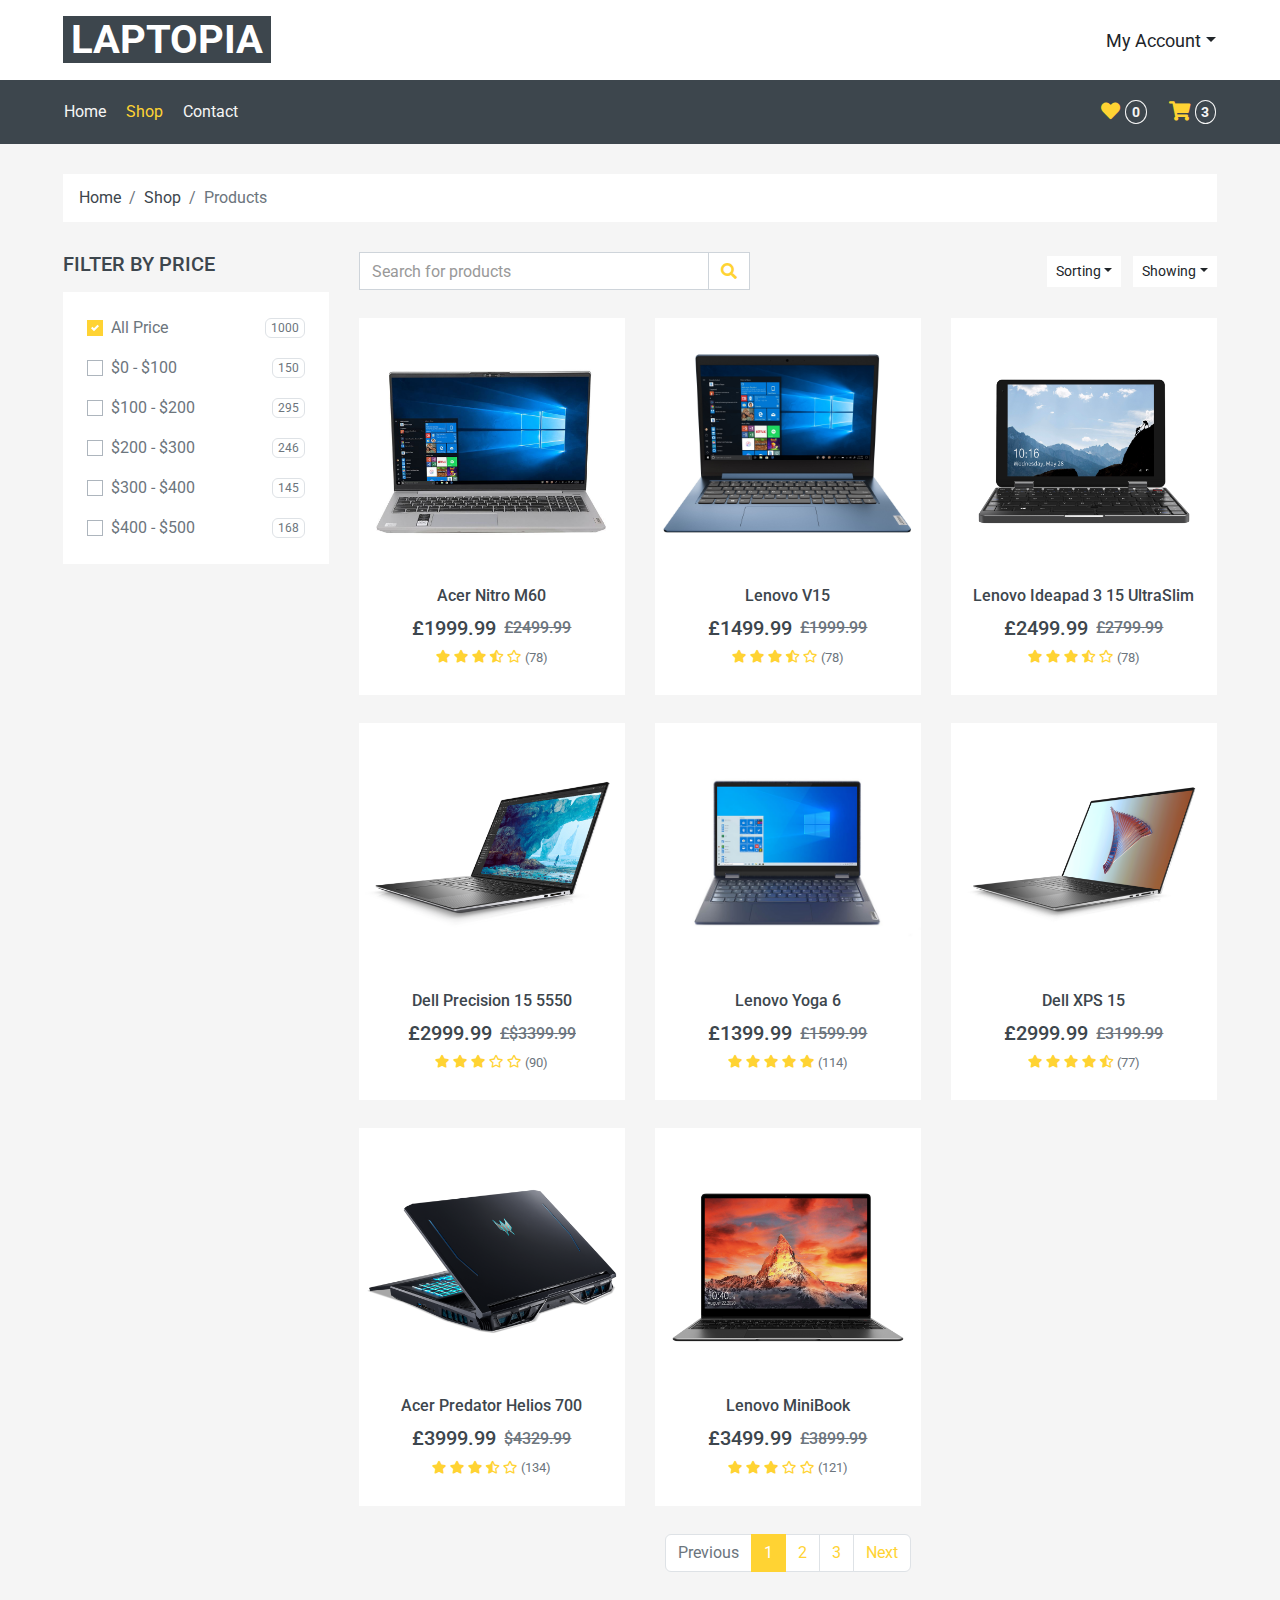
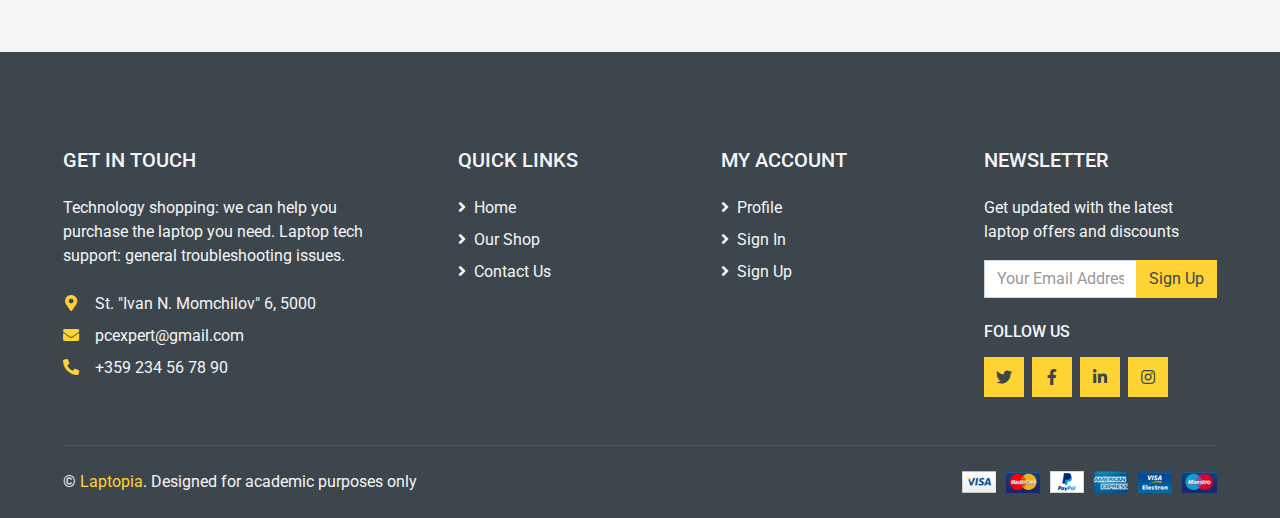
<file: laptops.html>
<!DOCTYPE html>
<html lang="en">

<head>
	<meta charset="utf-8">
	<meta content="width=device-width, initial-scale=1.0" name="viewport">

	<title>Shop</title>
	<link href="img/favicon.ico" rel="icon">

	<!-- Google Web Fonts -->
	<link rel="preconnect" href="https://fonts.gstatic.com">
	<link href="https://fonts.googleapis.com/css2?family=Roboto:wght@400;500;700&display=swap" rel="stylesheet">  

	<!-- Font Awesome -->
	<link href="https://cdnjs.cloudflare.com/ajax/libs/font-awesome/5.10.0/css/all.min.css" rel="stylesheet">

	<!-- Bootstrap -->
	<link rel="stylesheet" href="https://cdn.jsdelivr.net/npm/bootstrap@5.2.3/dist/css/bootstrap.min.css" type="text/css">  
	<link rel="stylesheet" href="css/style.css">
</head>

<body>
	<header class="header">
		<div class="header__inner">
			<div class="container-fluid">
				<div class="row align-items-center bg-light py-3 d-none d-lg-flex px-5">
					<div class="col-lg-4">
						<a href="index.html" class="text-decoration-none">
							<span class="h1 text-uppercase text-light bg-dark px-2">Laptopia</span>
						</a>
					</div>

					<div class="col-lg-8 col-6 text-right flex-row">
						<div class="btn-group">
							<button type="button" class="btn btn-light dropdown-toggle pr-2 pr-lg-0" data-toggle="dropdown" style="font-size: 18px">My Account</button>
							<div class="dropdown-menu dropdown-menu-right">
								<a href="profile.html" class="btn-link"><button class="dropdown-item" type="button">Profile</button></a>

								<a href="#" class="btn-link link-login"><button class="dropdown-item" type="button">Sign In</button></a>

								<a href="#" class="btn-link link-register"><button class="dropdown-item" type="button">Sign Up</button></a>
							</div>
						</div>
					</div>
				</div>
			</div>

			<div class="container-fluid bg-dark mb-30">
				<div class="col-12 px-lg-5">
					<nav id="nav" class="navbar navbar-expand-lg bg-dark navbar-dark py-3 pt-3 py-lg-0 px-0">
						<a href="index.html" class="text-decoration-none d-block d-lg-none">
							<span class="h1 text-uppercase text-light bg-dark px-0">Laptopia</span>
						</a>
						<button type="button" class="navbar-toggler" data-toggle="collapse" data-target="#navbarCollapse">
							<span class="navbar-toggler-icon"></span>
						</button>
						<div class="collapse navbar-collapse row justify-content-between px-3 px-lg-0 pt-lg-0" id="navbarCollapse">
							<div class="col-6 col-lg-auto navbar-nav pl-3 py-0">
								<a href="index.html" class="nav-item nav-link">Home</a>
								<a href="#" class="nav-item nav-link active">Shop</a>
								<a href="contact.html" class="nav-item nav-link">Contact</a>
							</div>

							<div class="col-6 col-lg-auto d-lg-none navbar-nav py-0 text-end">
								<a href="profile.html" class="nav-item nav-link pr-0">Profile</a>

								<a href="#" class="nav-item nav-link link-login pr-0">Sign In</a>

								<a href="#" class="nav-item nav-link link-register pr-0">Sign Up</a>
							</div>

							<div class="navbar-nav ml-auto col-auto py-0 d-block">
								<a href="#" class="btn px-0" style="font-size: 19px">
									<i class="fas fa-heart text-primary"></i>
									<span class="badge text-secondary border border-secondary rounded-circle">0</span>
								</a>

								<div class="cart d-inline">
									<a href="cart.html" class="btn pl-3 pr-0 py-3" style="font-size: 19px" id="cart-trigger">
										<i class="fas fa-shopping-cart text-primary"></i>
										<span class="badge text-secondary border border-secondary rounded-circle">3</span>
									</a>

									<div class="cart-menu">
										<div class="cart__display">
											<div class="cart__item">
												<div class="cart__content d-flex flex-column flex-sm-row align-items-sm-center">
													<div class="cart__info col-12 col-sm-auto">
														<div class="row align-items-center">
															<div class="cart__img col-5">
																<img src="img/ideapad.jpg" alt="Lenovo V15">
															</div>

															<div class="cart__link col-7 py-3 px-2" style="word-wrap: break-word">
																<a href="laptops/lenovoV15.html">Lenovo V15</a>
															</div>
														</div>
													</div>

													<div class="row align-items-center justify-content-start">
														<div class="cart__quantity col-auto">
															<div class="input-group quantity mx-auto" style="width: 120px;">
																<div class="input-group-btn">
																	<button class="btn btn-sm btn-minus" style="font-size: 20px;">
																	<i class="fa fa-minus-circle"></i>
																	</button>
																</div>
																<input type="text" class="cart__qty form-control form-control-sm bg-secondary border-0 rounded text-center" value="1" maxlength="3" style="font-size: 18px;">
																<div class="input-group-btn">
																	<button class="btn btn-sm btn-plus" style="font-size: 20px; color: #000">
																		<i class="fa fa-plus-circle"></i>
																	</button>
																</div>
															</div>
														</div>

														<div class="cart__price col-auto">
															<span>£1499.99</span>
														</div>
													</div>
												</div>
											</div>

											<div class="cart__item">
												<div class="cart__content d-flex flex-column flex-sm-row align-items-sm-center">
													<div class="cart__info col-12 col-sm-auto">
														<div class="row align-items-center">
															<div class="cart__img col-5">
																<img src="img/Asus Minibook.png" alt="Lenovo Ideapad 3 15 UltraSlim">
															</div>

															<div class="cart__link col-7 py-3 px-2" style="word-wrap: break-word">
																<a href="laptops/lenovoIdeaPad3_15_UltraSlim.html">Lenovo Ideapad 3 15 UltraSlim</a>
															</div>
														</div>
													</div>

													<div class="row align-items-center justify-content-start">
														<div class="cart__quantity col-auto">
															<div class="input-group quantity mx-auto" style="width: 120px;">
																<div class="input-group-btn">
																	<button class="btn btn-sm btn-minus" style="font-size: 20px;">
																	<i class="fa fa-minus-circle"></i>
																	</button>
																</div>
																<input type="text" class="form-control form-control-sm bg-secondary border-0 rounded text-center" value="1" maxlength="3" style="font-size: 18px;">
																<div class="input-group-btn">
																	<button class="btn btn-sm btn-plus" style="font-size: 20px; color: #000">
																		<i class="fa fa-plus-circle"></i>
																	</button>
																</div>
															</div>
														</div>

														<div class="cart__price col-auto">
															<span>£2499.99</span>
														</div>
													</div>
												</div>
											</div>

											<div class="cart__item">
												<div class="cart__content d-flex flex-column flex-sm-row align-items-sm-center">
													<div class="cart__info col-12 col-sm-auto">
														<div class="row align-items-center">
															<div class="cart__img col-5">
																<img src="img/Dell XPS 15.png" alt="Dell XPS 15">
															</div>

															<div class="cart__link col-7 py-3 px-2" style="word-wrap: break-word">
																<a href="laptops/DellXPS15.html">Dell XPS 15</a>
															</div>
														</div>
													</div>

													<div class="row align-items-center justify-content-start">
														<div class="cart__quantity col-auto">
															<div class="input-group quantity mx-auto" style="width: 120px;">
																<div class="input-group-btn">
																	<button class="btn btn-sm btn-minus" style="font-size: 20px;">
																	<i class="fa fa-minus-circle"></i>
																	</button>
																</div>
																<input type="text" class="form-control form-control-sm bg-secondary border-0 rounded text-center" value="3" maxlength="3" style="font-size: 18px;">
																<div class="input-group-btn">
																	<button class="btn btn-sm btn-plus" style="font-size: 20px; color: #000">
																		<i class="fa fa-plus-circle"></i>
																	</button>
																</div>
															</div>
														</div>

														<div class="cart__price col-auto">
															<span>£8999.97</span>
														</div>
													</div>
												</div>
											</div>

											<div class="cart__other">
												<div class="cart__subtotal d-flex justify-content-start justify-content-sm-end" style="font-size: 19px">
													<span class="col-auto col-sm-9 pr-0 text-end font-weight-bold">Subtotal:</span> <span class="col-auto col-sm-3 pr-0 text-end font-weight-normal">£12999.95</span>
												</div>
												<div class="cart__subtotal d-flex justify-content-start justify-content-sm-end" style="font-size: 19px">
													<span class="col-auto col-sm-9 pr-0 text-end font-weight-bold">Shipping:</span> <span class="col-auto col-sm-3 pr-0 text-end font-weight-normal">£15</span>
												</div>
											</div>
											
											<div class="cart__total d-flex justify-content-start justify-content-sm-end">
												<h5 class="col-auto col-sm-9 pr-0 text-end" style="font-size: 21px">Total:</h5> <h5 class="col-auto col-sm-3 pr-0 text-end" style="font-size: 21px">£13014.95</h5>
											</div>

											<div class="cart__actions d-flex flex-column flex-sm-row align-items-start justify-content-between justify-content-sm-center">
												<a href="cart.html" class="link-cart col-12 col-sm-auto">Open Cart</a>

												<a href="checkout.html" class="link-checkout col-12 col-sm-auto">Order</a>
											</div>
										</div>
									</div>
								</div>
							</div>
						</div>
					</nav>
				</div>
			</div>
		</div>
	</header>

	<div class="container-fluid">
		<div class="row px-xl-5">
			<div class="col-12">
				<nav class="breadcrumb bg-light mb-30">
					<a class="breadcrumb-item text-dark" href="index.html">Home</a>
					<a class="breadcrumb-item text-dark" href="#">Shop</a>
					<span class="breadcrumb-item active">Products</span>
				</nav>
			</div>
		</div>
	</div>

	<div class="container-fluid">
		<div class="row px-xl-5">
			<div class="col-lg-3 col-md-4">
				<h5 class="section-title position-relative text-uppercase mb-3"><span class="bg-secondary pr-3">Filter by price</span></h5>
				<div class="bg-light p-4 mb-30">
					<form>
						<div class="custom-control custom-checkbox d-flex align-items-center justify-content-between mb-3">
							<input type="checkbox" class="custom-control-input" checked id="price-all">
							<label class="custom-control-label" for="price-all">All Price</label>
							<span class="badge border font-weight-normal">1000</span>
						</div>
						<div class="custom-control custom-checkbox d-flex align-items-center justify-content-between mb-3">
							<input type="checkbox" class="custom-control-input" id="price-1">
							<label class="custom-control-label" for="price-1">$0 - $100</label>
							<span class="badge border font-weight-normal">150</span>
						</div>
						<div class="custom-control custom-checkbox d-flex align-items-center justify-content-between mb-3">
							<input type="checkbox" class="custom-control-input" id="price-2">
							<label class="custom-control-label" for="price-2">$100 - $200</label>
							<span class="badge border font-weight-normal">295</span>
						</div>
						<div class="custom-control custom-checkbox d-flex align-items-center justify-content-between mb-3">
							<input type="checkbox" class="custom-control-input" id="price-3">
							<label class="custom-control-label" for="price-3">$200 - $300</label>
							<span class="badge border font-weight-normal">246</span>
						</div>
						<div class="custom-control custom-checkbox d-flex align-items-center justify-content-between mb-3">
							<input type="checkbox" class="custom-control-input" id="price-4">
							<label class="custom-control-label" for="price-4">$300 - $400</label>
							<span class="badge border font-weight-normal">145</span>
						</div>
						<div class="custom-control custom-checkbox d-flex align-items-center justify-content-between">
							<input type="checkbox" class="custom-control-input" id="price-5">
							<label class="custom-control-label" for="price-5">$400 - $500</label>
							<span class="badge border font-weight-normal">168</span>
						</div>
					</form>
				</div>
			</div>

			<div class="col-lg-9 col-md-8">
				<div class="row pb-3">
					<div class="col-12 pb-1">
						<div class="row align-items-center justify-content-space-between mb-4">
							<div class="col-lg-auto mb-4 mb-lg-0">
								<form action="">
									<div class="input-group">
										<input type="text" class="form-control input-search" placeholder="Search for products" style="width: 350px">
										<div class="input-group-append">
											<span class="input-group-text bg-transparent text-primary">
												<i class="fa fa-search"></i>
											</span>
										</div>
									</div>
								</form>
							</div>

							<div class="col-lg-auto ml-auto">
								<div class="btn-group">
									<button type="button" class="btn btn-sm btn-light dropdown-toggle" data-toggle="dropdown">Sorting</button>
									<div class="dropdown-menu dropdown-menu-right">
										<button class="dropdown-item">Latest</button>
										<button class="dropdown-item">Popularity</button>
										<button class="dropdown-item">Best Rating</button>
									</div>
								</div>

								<div class="btn-group ml-2">
									<button type="button" class="btn btn-sm btn-light dropdown-toggle" data-toggle="dropdown">Showing</button>
									<div class="dropdown-menu dropdown-menu-right">
										<button class="dropdown-item">10</button>
										<button class="dropdown-item">20</button>
										<button class="dropdown-item">30</button>
									</div>
								</div>
							</div>
						</div>
					</div>

					<div class="col-lg-4 col-sm-6 pb-1">
						<div class="product-item bg-light mb-4">
							<div class="product-img position-relative overflow-hidden">
								<img class="img-fluid w-100" src="img/op.jpg" alt="">
								<div class="product-action">
									<a href="#" class="d-block w-100 h-100 position-absolute"></a>

									<a class="btn btn-outline-dark btn-square" href="#"><i class="fa fa-shopping-cart"></i></a>
									<a class="btn btn-outline-dark btn-square" href="#"><i class="far fa-heart"></i></a>
								</div>
							</div>
							<div class="text-center pt-0 pb-4 px-2">
								<a class="h6 text-decoration-none" href="#">Acer Nitro M60</a>
								<div class="d-flex align-items-center justify-content-center mt-2">
									<h5>£1999.99</h5><h6 class="text-muted ml-2"><del>£2499.99</del></h6>
								</div>
								<div class="d-flex align-items-center justify-content-center mb-1">
									<small class="fa fa-star text-primary mr-1"></small>
									<small class="fa fa-star text-primary mr-1"></small>
									<small class="fa fa-star text-primary mr-1"></small>
									<small class="fa fa-star-half-alt text-primary mr-1"></small>
									<small class="far fa-star text-primary mr-1"></small>
									<small>(78)</small>
								</div>
							</div>
						</div>
					</div>

					<div class="col-lg-4 col-sm-6 pb-1">
						<div class="product-item bg-light mb-4">
							<div class="product-img position-relative overflow-hidden">
								<img class="img-fluid w-100" src="img/ideapad.jpg" alt="">
								<div class="product-action">
									<a href="laptops/lenovoV15.html" class="d-block w-100 h-100 position-absolute"></a>

									<a class="btn btn-outline-dark btn-square" href="#"><i class="fa fa-shopping-cart"></i></a>
									<a class="btn btn-outline-dark btn-square" href="#"><i class="far fa-heart"></i></a>
								</div>
							</div>

							<div class="text-center pt-0 pb-4 px-2">
								<a class="h6 text-decoration-none" href="laptops/lenovoV15.html">Lenovo V15</a>
								<div class="d-flex align-items-center justify-content-center mt-2">
									<h5>£1499.99</h5><h6 class="text-muted ml-2"><del>£1999.99</del></h6>
								</div>
								<div class="d-flex align-items-center justify-content-center mb-1">
									<small class="fa fa-star text-primary mr-1"></small>
									<small class="fa fa-star text-primary mr-1"></small>
									<small class="fa fa-star text-primary mr-1"></small>
									<small class="fa fa-star-half-alt text-primary mr-1"></small>
									<small class="far fa-star text-primary mr-1"></small>
									<small>(78)</small>
								</div>
							</div>
						</div>
					</div>

					<div class="col-lg-4 col-sm-6 pb-1">
						<div class="product-item bg-light mb-4">
							<div class="product-img position-relative overflow-hidden">
								<img class="img-fluid w-100" src="img/Asus Minibook.png" alt="">
								<div class="product-action">
									<a href="laptops/lenovoIdeaPad3_15_UltraSlim.html" class="d-block w-100 h-100 position-absolute"></a>

									<a class="btn btn-outline-dark btn-square" href="#"><i class="fa fa-shopping-cart"></i></a>
									<a class="btn btn-outline-dark btn-square" href="#"><i class="far fa-heart"></i></a>
								</div>
							</div>

							<div class="text-center pt-0 pb-4 px-2">
								<a class="h6 text-decoration-none" href="laptops/lenovoIdeaPad3_15_UltraSlim.html">Lenovo Ideapad 3 15 UltraSlim</a>
								<div class="d-flex align-items-center justify-content-center mt-2">
									<h5>£2499.99</h5><h6 class="text-muted ml-2"><del>£2799.99</del></h6>
								</div>
								<div class="d-flex align-items-center justify-content-center mb-1">
									<small class="fa fa-star text-primary mr-1"></small>
									<small class="fa fa-star text-primary mr-1"></small>
									<small class="fa fa-star text-primary mr-1"></small>
									<small class="fa fa-star-half-alt text-primary mr-1"></small>
									<small class="far fa-star text-primary mr-1"></small>
									<small>(78)</small>
								</div>
							</div>
						</div>
					</div>
					<div class="col-lg-4 col-sm-6 pb-1">
						<div class="product-item bg-light mb-4">
							<div class="product-img position-relative overflow-hidden">
								<img class="img-fluid w-100" src="img/Dell Precision 15 5550.png" alt="">
								<div class="product-action">
									<a href="#" class="d-block w-100 h-100 position-absolute"></a>

									<a class="btn btn-outline-dark btn-square" href="#"><i class="fa fa-shopping-cart"></i></a>
									<a class="btn btn-outline-dark btn-square" href="#"><i class="far fa-heart"></i></a>
								</div>
							</div>
							<div class="text-center pt-0 pb-4 px-2">
								<a class="h6 text-decoration-none" href="#">Dell Precision 15 5550</a>
								<div class="d-flex align-items-center justify-content-center mt-2">
									<h5>£2999.99</h5><h6 class="text-muted ml-2"><del>£$3399.99</del></h6>
								</div>
								<div class="d-flex align-items-center justify-content-center mb-1">
									<small class="fa fa-star text-primary mr-1"></small>
									<small class="fa fa-star text-primary mr-1"></small>
									<small class="fa fa-star text-primary mr-1"></small>
									<small class="far fa-star text-primary mr-1"></small>
									<small class="far fa-star text-primary mr-1"></small>
									<small>(90)</small>
								</div>
							</div>
						</div>
					</div>
					<div class="col-lg-4 col-sm-6 pb-1">
						<div class="product-item bg-light mb-4">
							<div class="product-img position-relative overflow-hidden">
								<img class="img-fluid w-100" src="img/Lenovo Yoga 6.png" alt="">
								<div class="product-action">
									<a href="#" class="d-block w-100 h-100 position-absolute"></a>

									<a class="btn btn-outline-dark btn-square" href="#"><i class="fa fa-shopping-cart"></i></a>
									<a class="btn btn-outline-dark btn-square" href="#"><i class="far fa-heart"></i></a>
								</div>
							</div>
							<div class="text-center pt-0 pb-4 px-2">
								<a class="h6 text-decoration-none" href="#">Lenovo Yoga 6</a>
								<div class="d-flex align-items-center justify-content-center mt-2">
									<h5>£1399.99</h5><h6 class="text-muted ml-2"><del>£1599.99</del></h6>
								</div>
								<div class="d-flex align-items-center justify-content-center mb-1">
									<small class="fa fa-star text-primary mr-1"></small>
									<small class="fa fa-star text-primary mr-1"></small>
									<small class="fa fa-star text-primary mr-1"></small>
									<small class="fa fa-star text-primary mr-1"></small>
									<small class="fa fa-star text-primary mr-1"></small>
									<small>(114)</small>
								</div>
							</div>
						</div>
					</div>
					<div class="col-lg-4 col-sm-6 pb-1">
						<div class="product-item bg-light mb-4">
							<div class="product-img position-relative overflow-hidden">
								<img class="img-fluid w-100" src="img/Dell XPS 15.png" alt="">
								<div class="product-action">
									<a href="laptops/DellXPS15.html" class="d-block w-100 h-100 position-absolute"></a>

									<a class="btn btn-outline-dark btn-square" href="#"><i class="fa fa-shopping-cart"></i></a>
									<a class="btn btn-outline-dark btn-square" href="#"><i class="far fa-heart"></i></a>
								</div>
							</div>
							<div class="text-center pt-0 pb-4 px-2">
								<a class="h6 text-decoration-none" href="laptops/DellXPS15.html">Dell XPS 15</a>
								<div class="d-flex align-items-center justify-content-center mt-2">
									<h5>£2999.99</h5><h6 class="text-muted ml-2"><del>£3199.99</del></h6>
								</div>
								<div class="d-flex align-items-center justify-content-center mb-1">
									<small class="fa fa-star text-primary mr-1"></small>
									<small class="fa fa-star text-primary mr-1"></small>
									<small class="fa fa-star text-primary mr-1"></small>
									<small class="fa fa-star text-primary mr-1"></small>
									<small class="fa fa-star-half-alt text-primary mr-1"></small>
									<small>(77)</small>
								</div>
							</div>
						</div>
					</div>
					<div class="col-lg-4 col-sm-6 pb-1">
						<div class="product-item bg-light mb-4">
							<div class="product-img position-relative overflow-hidden">
								<img class="img-fluid w-100" src="img/Acer Predator Helios 700.png" alt="">
								<div class="product-action">
									<a href="#" class="d-block w-100 h-100 position-absolute"></a>

									<a class="btn btn-outline-dark btn-square" href="#"><i class="fa fa-shopping-cart"></i></a>
									<a class="btn btn-outline-dark btn-square" href="#"><i class="far fa-heart"></i></a>
								</div>
							</div>
							<div class="text-center pt-0 pb-4 px-2">
								<a class="h6 text-decoration-none" href="#">Acer Predator Helios 700</a>
								<div class="d-flex align-items-center justify-content-center mt-2">
									<h5>£3999.99</h5><h6 class="text-muted ml-2"><del>$4329.99</del></h6>
								</div>
								<div class="d-flex align-items-center justify-content-center mb-1">
									<small class="fa fa-star text-primary mr-1"></small>
									<small class="fa fa-star text-primary mr-1"></small>
									<small class="fa fa-star text-primary mr-1"></small>
									<small class="fa fa-star-half-alt text-primary mr-1"></small>
									<small class="far fa-star text-primary mr-1"></small>
									<small>(134)</small>
								</div>
							</div>
						</div>
					</div>
					<div class="col-lg-4 col-sm-6 pb-1">
						<div class="product-item bg-light mb-4">
							<div class="product-img position-relative overflow-hidden">
								<img class="img-fluid w-100" src="img/Lenovo MiniBook.png" alt="">
								<div class="product-action">
									<a href="#" class="d-block w-100 h-100 position-absolute"></a>

									<a class="btn btn-outline-dark btn-square" href="#"><i class="fa fa-shopping-cart"></i></a>
									<a class="btn btn-outline-dark btn-square" href="#"><i class="far fa-heart"></i></a>
								</div>
							</div>
							<div class="text-center pt-0 pb-4 px-2">
								<a class="h6 text-decoration-none" href="#">Lenovo MiniBook</a>
								<div class="d-flex align-items-center justify-content-center mt-2">
									<h5>£3499.99</h5><h6 class="text-muted ml-2"><del>£3899.99</del></h6>
								</div>
								<div class="d-flex align-items-center justify-content-center mb-1">
									<small class="fa fa-star text-primary mr-1"></small>
									<small class="fa fa-star text-primary mr-1"></small>
									<small class="fa fa-star text-primary mr-1"></small>
									<small class="far fa-star text-primary mr-1"></small>
									<small class="far fa-star text-primary mr-1"></small>
									<small>(121)</small>
								</div>
							</div>
						</div>
					</div>

					<div class="col-12">
						<nav>
						  <ul class="pagination justify-content-center">
							<li class="page-item disabled"><a class="page-link" href="#">Previous</span></a></li>
							<li class="page-item active"><a class="page-link" href="#">1</a></li>
							<li class="page-item"><a class="page-link" href="#">2</a></li>
							<li class="page-item"><a class="page-link" href="#">3</a></li>
							<li class="page-item"><a class="page-link" href="#">Next</a></li>
						  </ul>
						</nav>
					</div>
				</div>
			</div>
		</div>
	</div>

	<footer class="footer">
		<div class="container-fluid bg-dark text-secondary mt-md-5 pt-md-5">
			<div class="row px-md-5 pt-5">
				<div class="col-lg-4 col-md-12 mb-5 pr-3 pr-xl-5">
					<h5 class="text-secondary text-uppercase mb-4">Get In Touch</h5>
					<p class="mb-4">Technology shopping: we can help you purchase the laptop you need. Laptop tech support: general troubleshooting issues. </p>

					<p class="mb-2"><i class="fa fa-map-marker-alt text-primary mr-3" style="padding: 0 2px;"></i>St. "Ivan N. Momchilov" 6, 5000</p>
					<p class="mb-2"><a class="link-contact" href="mailto:pcexpert@gmail.com"><i class="fa fa-envelope text-primary mr-3"></i>pcexpert@gmail.com</a></p>
					<p class="mb-2"><a class="link-contact" href="tel:+359 234 56 78 90"><i class="fa fa-phone-alt text-primary mr-3"></i>+359 234 56 78 90</a></p>
				</div>
				<div class="col-lg-8 col-md-12">
					<div class="row">
						<div class="col-md-4 mb-5 justify-content-end">
							<h5 class="text-secondary text-uppercase mb-4">Quick Links</h5>
							<div class="d-flex flex-column justify-content-start">
								<a class="text-secondary mb-2" href="index.html"><i class="fa fa-angle-right mr-2"></i>Home</a>
								<a class="text-secondary mb-2" href="laptops.html"><i class="fa fa-angle-right mr-2"></i>Our Shop</a>
								<a class="text-secondary" href="contact.html"><i class="fa fa-angle-right mr-2"></i>Contact Us</a>
							</div>
						</div>
						<div class="col-md-4 mb-5">
							<h5 class="text-secondary text-uppercase mb-4">My Account</h5>
							<div class="d-flex flex-column justify-content-start">
								<a class="text-secondary mb-2" href="profile.html"><i class="fa fa-angle-right mr-2"></i>Profile</a>
								<a class="text-secondary mb-2 link-login" href="#"><i class="fa fa-angle-right mr-2"></i>Sign In</a>
								<a class="text-secondary link-register" href="#"><i class="fa fa-angle-right mr-2"></i>Sign Up</a>
							</div>
						</div>
						<div class="col-md-4 mb-5">
							<h5 class="text-secondary text-uppercase mb-4">Newsletter</h5>
							<p>Get updated with the latest laptop offers and discounts</p>
							<form action="#">
								<div class="input-group">
									<input type="text" class="form-control" placeholder="Your Email Address">
									<div class="input-group-append">
										<button class="btn btn-primary">Sign Up</button>
									</div>
								</div>
							</form>
							<h6 class="text-secondary text-uppercase mt-4 mb-3">Follow Us</h6>
							<div class="d-flex">
								<a class="btn btn-primary btn-square mr-2" href="#"><i class="fab fa-twitter"></i></a>
								<a class="btn btn-primary btn-square mr-2" href="#"><i class="fab fa-facebook-f"></i></a>
								<a class="btn btn-primary btn-square mr-2" href="#"><i class="fab fa-linkedin-in"></i></a>
								<a class="btn btn-primary btn-square" href="#"><i class="fab fa-instagram"></i></a>
							</div>
						</div>
					</div>
				</div>
			</div>
			<div class="row border-top mx-xl-5 py-4" style="border-color: rgba(256, 256, 256, .1) !important;">
				<div class="col-md-6 px-xl-0">
					<p class="mb-md-0 text-center text-md-left text-secondary">
						&copy; <a class="text-primary" href="index.html">Laptopia</a>. Designed for academic purposes only
					</p>
				</div>
				
				<div class="col-md-6 px-xl-0 text-center text-md-right">
					<img class="img-fluid" src="img/payments.png" alt="">
				</div>
			</div>
		</div>

		<a href="#" class="btn btn-primary back-to-top"><i class="fa fa-angle-double-up"></i></a>
	</footer>

	<div class="popups">
		<div class="popup popup--login">
			<div class="popup__inner">
				<div class="popup__close">
					<img src="img/close.png" alt="Close Icon">
				</div>
				
				<div class="popup__head">
					<h2>Sign In</h2>
				</div>

				<div class="popup__body">
					<div class="form-login">
						<form action="" method="POST" name="loginForm">
							<div class="form__head">
								<p>Not Registered? <a href="#" class="link-register">Sign up from here</a></p>
								
								<p class="loginMsg">Please enter your username and password</p>

								<p class="errorMsg hidden">User not found</p>
							</div>
							
							<div class="form__body">
								<div class="form__row">
									<label for="username" class="form__label">Username</label>
									
									<div class="form__controls">
										<input type="text" id="usernameLogin" name="username" class="field field--login">
									</div>
								</div>
								
								<div class="form__row">
									<label for="password" class="form__label">Password</label>
									
									<div class="form__controls">
										<input type="password" id="passwordLogin" name="password" class="field field--login">
									</div>
								</div>
							</div>
							
							<div class="form__actions">
								<input type="submit" value="Log in" name="submitLoginForm" class="btn form__btn" id="login">
							</div>
							
							<div class="form__foot">
								
							</div>
						</form>
					</div>
				</div>
			</div>
		</div>
		
		<div class="popup popup--register">
			<div class="popup__inner">
				<div class="popup__close">
					<img src="img/close.png" alt="Close Icon">
				</div>
				
				<div class="popup__head">
					<h2>Sign Up</h2>
				
					<p class="errorMsg hidden">User with the same credentials has been found</p>
				</div>

				<div class="popup__body">
					<div class="form-login">
						<form action="" method="POST" name="registerForm">
							<div class="form__body">
								<div class="form__row">
									<label for="email" class="form__label">Email</label>
									
									<div class="form__controls">
										<input type="email" id="emailRegister" name="email" class="field field--register" placeholder="example@gmail.com" pattern=".{7,50}" title="Email must be between 7 and 50 characters!">

										<p class="fieldInfo hidden">No whitespaces allowed</p>
									</div>
								</div>
								
								<div class="form__row">
									<label for="username" class="form__label">Username</label>
									
									<div class="form__controls">
										<input type="text" id="usernameRegister" name="username" class="field field--register" pattern=".{5,15}" title="Username must be between 5 and 15 characters!">

										<p class="fieldInfo hidden">No whitespaces allowed</p>
									</div>
								</div>
								
								<div class="form__row">
									<label for="password" class="form__label">Password</label>
									
									<div class="form__controls">
										<input type="password" id="passwordRegister" name="password" class="field field--register" pattern=".{7,20}" title="Password must be between 7 and 20 characters!">

										<p class="fieldInfo hidden">No whitespaces allowed</p>
									</div>
								</div>
							</div>
							
							<div class="form__actions">
								<input type="submit" value="Register" name="submitRegisterForm" class="btn form__btn" id="register">
							</div>
							
							<div class="form__foot">
								
							</div>
						</form>     
					</div>
				</div>
			</div>
		</div>
	</div>

	<!-- JavaScript Libraries -->
	<script src="https://code.jquery.com/jquery-3.4.1.min.js"></script>
	<script src="https://stackpath.bootstrapcdn.com/bootstrap/4.4.1/js/bootstrap.bundle.min.js"></script>
	
	<script src="js/main.js"></script>
	<script src="js/popups.js"></script>
</body>

</html>
</file>
<file: css/style.css>
:root {
  --font-family-sans-serif: "Roboto", sans-serif;
  --font-family-monospace: SFMono-Regular, Menlo, Monaco, Consolas, "Liberation Mono", "Courier New", monospace;
}

*,
*::before,
*::after {
  box-sizing: border-box;
}

html {
  font-family: sans-serif;
  line-height: 1.15;
  -webkit-text-size-adjust: 100%;
  -webkit-tap-highlight-color: rgba(0, 0, 0, 0);
}

article, aside, figcaption, figure, footer, header, hgroup, main, nav, section {
  display: block;
}

body {
  margin: 0;
  font-family: "Roboto", sans-serif;
  font-size: 1rem;
  font-weight: 400;
  line-height: 1.5;
  color: #6C757D;
  text-align: left;
  background-color: #F5F5F5;
}

[tabindex="-1"]:focus:not(:focus-visible) {
  outline: 0 !important;
}

hr {
  box-sizing: content-box;
  height: 0;
  overflow: visible;
}

h1, h2, h3, h4, h5, h6 {
  margin-top: 0;
  margin-bottom: 0.5rem;
}

p {
  margin-top: 0;
  margin-bottom: 1rem;
}

abbr[title],
abbr[data-original-title] {
  text-decoration: underline;
  text-decoration: underline dotted;
  cursor: help;
  border-bottom: 0;
  text-decoration-skip-ink: none;
}

address {
  margin-bottom: 1rem;
  font-style: normal;
  line-height: inherit;
}

ol,
ul,
dl {
  margin-top: 0;
  margin-bottom: 1rem;
}

ol ol,
ul ul,
ol ul,
ul ol {
  margin-bottom: 0;
}

dt {
  font-weight: 700;
}

dd {
  margin-bottom: .5rem;
  margin-left: 0;
}

blockquote {
  margin: 0 0 1rem;
}

b,
strong {
  font-weight: bolder;
}

small {
  font-size: 80%;
}

sub,
sup {
  position: relative;
  font-size: 75%;
  line-height: 0;
  vertical-align: baseline;
}

sub {
  bottom: -.25em;
}

sup {
  top: -.5em;
}

a {
  color: #FFD333;
  text-decoration: none;
  background-color: transparent;
}

a:hover {
  color: #e6b400;
  text-decoration: underline;
}

a:not([href]):not([class]) {
  color: inherit;
  text-decoration: none;
}

a:not([href]):not([class]):hover {
  color: inherit;
  text-decoration: none;
}

pre,
code,
kbd,
samp {
  font-family: SFMono-Regular, Menlo, Monaco, Consolas, "Liberation Mono", "Courier New", monospace;
  font-size: 1em;
}

pre {
  margin-top: 0;
  margin-bottom: 1rem;
  overflow: auto;
  -ms-overflow-style: scrollbar;
}

figure {
  margin: 0 0 1rem;
}

img {
  vertical-align: middle;
  border-style: none;
}

svg {
  overflow: hidden;
  vertical-align: middle;
}

table {
  border-collapse: collapse;
}

caption {
  padding-top: 0.75rem;
  padding-bottom: 0.75rem;
  color: #6c757d;
  text-align: left;
  caption-side: bottom;
}

th {
  text-align: inherit;
  text-align: -webkit-match-parent;
}

label {
  display: inline-block;
  margin-bottom: 0.5rem;
}

button {
  border-radius: 0;
}

button:focus {
  outline: 1px dotted;
  outline: 5px auto -webkit-focus-ring-color;
}

input,
button,
select,
optgroup,
textarea {
  margin: 0;
  font-family: inherit;
  font-size: inherit;
  line-height: inherit;
}

button,
input {
  overflow: visible;
}

button,
select {
  text-transform: none;
}

[role="button"] {
  cursor: pointer;
}

select {
  word-wrap: normal;
}

button,
[type="button"],
[type="reset"],
[type="submit"] {
  -webkit-appearance: button;
}

button:not(:disabled),
[type="button"]:not(:disabled),
[type="reset"]:not(:disabled),
[type="submit"]:not(:disabled) {
  cursor: pointer;
}

button::-moz-focus-inner,
[type="button"]::-moz-focus-inner,
[type="reset"]::-moz-focus-inner,
[type="submit"]::-moz-focus-inner {
  padding: 0;
  border-style: none;
}

input[type="radio"],
input[type="checkbox"] {
  box-sizing: border-box;
  padding: 0;
}

textarea {
  overflow: auto;
  resize: vertical;
}

fieldset {
  min-width: 0;
  padding: 0;
  margin: 0;
  border: 0;
}

legend {
  display: block;
  width: 100%;
  max-width: 100%;
  padding: 0;
  margin-bottom: .5rem;
  font-size: 1.5rem;
  line-height: inherit;
  color: inherit;
  white-space: normal;
}

@media (max-width: 1200px) {
  legend {
    font-size: calc(1.275rem + 0.3vw) ;
  }
}

progress {
  vertical-align: baseline;
}

[type="number"]::-webkit-inner-spin-button,
[type="number"]::-webkit-outer-spin-button {
  height: auto;
}

[type="search"] {
  outline-offset: -2px;
  -webkit-appearance: none;
}

[type="search"]::-webkit-search-decoration {
  -webkit-appearance: none;
}

::-webkit-file-upload-button {
  font: inherit;
  -webkit-appearance: button;
}

output {
  display: inline-block;
}

summary {
  display: list-item;
  cursor: pointer;
}

template {
  display: none;
}

[hidden],
.hidden {
  display: none !important;
}

h1, h2, h3, h4, h5, h6,
.h1, .h2, .h3, .h4, .h5, .h6 {
  margin-bottom: 0.5rem;
  font-weight: 500;
  line-height: 1.2;
  color: #3D464D;
}

h1, .h1 {
  font-size: 2.5rem;
}

@media (max-width: 1200px) {
  h1, .h1 {
    font-size: calc(1.375rem + 1.5vw) ;
  }
}

h2, .h2 {
  font-size: 2rem;
}

@media (max-width: 1200px) {
  h2, .h2 {
    font-size: calc(1.325rem + 0.9vw) ;
  }
}

h3, .h3 {
  font-size: 1.75rem;
}

@media (max-width: 1200px) {
  h3, .h3 {
    font-size: calc(1.3rem + 0.6vw) ;
  }
}

h4, .h4 {
  font-size: 1.5rem;
}

@media (max-width: 1200px) {
  h4, .h4 {
    font-size: calc(1.275rem + 0.3vw) ;
  }
}

h5, .h5 {
  font-size: 1.25rem;
}

h6, .h6 {
  font-size: 1rem;
}

.lead {
  font-size: 1.25rem;
  font-weight: 300;
}

.display-1 {
  font-size: 6rem;
  font-weight: 300;
  line-height: 1.2;
}

@media (max-width: 1200px) {
  .display-1 {
    font-size: calc(1.725rem + 5.7vw) ;
  }
}

.display-2 {
  font-size: 5.5rem;
  font-weight: 300;
  line-height: 1.2;
}

@media (max-width: 1200px) {
  .display-2 {
    font-size: calc(1.675rem + 5.1vw) ;
  }
}

.display-3 {
  font-size: 4.5rem;
  font-weight: 300;
  line-height: 1.2;
}

@media (max-width: 1200px) {
  .display-3 {
    font-size: calc(1.575rem + 3.9vw) ;
  }
}

.display-4 {
  font-size: 3.5rem;
  font-weight: 300;
  line-height: 1.2;
}

@media (max-width: 1200px) {
  .display-4 {
    font-size: calc(1.475rem + 2.7vw) ;
  }
}

hr {
  margin-top: 1rem;
  margin-bottom: 1rem;
  border: 0;
  border-top: 1px solid rgba(0, 0, 0, 0.1);
}

small,
.small {
  font-size: 80%;
  font-weight: 400;
}

mark,
.mark {
  padding: 0.2em;
  background-color: #fcf8e3;
}

.list-unstyled {
  padding-left: 0;
  list-style: none;
}

.list-inline {
  padding-left: 0;
  list-style: none;
}

.list-inline-item {
  display: inline-block;
}

.list-inline-item:not(:last-child) {
  margin-right: 0.5rem;
}

.initialism {
  font-size: 90%;
  text-transform: uppercase;
}

.blockquote {
  margin-bottom: 1rem;
  font-size: 1.25rem;
}

.blockquote-footer {
  display: block;
  font-size: 80%;
  color: #6c757d;
}

.blockquote-footer::before {
  content: "\2014\00A0";
}

.img-fluid {
  max-width: 100%;
  height: auto;
}

.img-thumbnail {
  padding: 0.25rem;
  background-color: #F5F5F5;
  border: 1px solid #dee2e6;
  max-width: 100%;
  height: auto;
}

.figure {
  display: inline-block;
}

.figure-img {
  margin-bottom: 0.5rem;
  line-height: 1;
}

.figure-caption {
  font-size: 90%;
  color: #6c757d;
}

code {
  font-size: 87.5%;
  color: #e83e8c;
  word-wrap: break-word;
}

a > code {
  color: inherit;
}

kbd {
  padding: 0.2rem 0.4rem;
  font-size: 87.5%;
  color: #fff;
  background-color: #212529;
}

kbd kbd {
  padding: 0;
  font-size: 100%;
  font-weight: 700;
}

pre {
  display: block;
  font-size: 87.5%;
  color: #212529;
}

pre code {
  font-size: inherit;
  color: inherit;
  word-break: normal;
}

.pre-scrollable {
  max-height: 340px;
  overflow-y: scroll;
}

.container,
.container-fluid,
.container-sm,
.container-md,
.container-lg,
.container-xl {
  width: 100%;
  padding-right: 15px;
  padding-left: 15px;
  margin-right: auto;
  margin-left: auto;
}

@media (min-width: 576px) {
  .container, .container-sm {
    max-width: 540px;
  }
}

@media (min-width: 768px) {
  .container, .container-sm, .container-md {
    max-width: 720px;
  }
}

@media (min-width: 992px) {
  .container, .container-sm, .container-md, .container-lg {
    max-width: 960px;
  }
}

@media (min-width: 1200px) {
  .container, .container-sm, .container-md, .container-lg, .container-xl {
    max-width: 1140px;
  }
}

.row {
  display: flex;
  flex-wrap: wrap;
  margin-right: -15px;
  margin-left: -15px;
}

.no-gutters {
  margin-right: 0;
  margin-left: 0;
}

.no-gutters > .col,
.no-gutters > [class*="col-"] {
  padding-right: 0;
  padding-left: 0;
}

.col-1, .col-2, .col-3, .col-4, .col-5, .col-6, .col-7, .col-8, .col-9, .col-10, .col-11, .col-12, .col,
.col-auto, .col-sm-1, .col-sm-2, .col-sm-3, .col-sm-4, .col-sm-5, .col-sm-6, .col-sm-7, .col-sm-8, .col-sm-9, .col-sm-10, .col-sm-11, .col-sm-12, .col-sm,
.col-sm-auto, .col-md-1, .col-md-2, .col-md-3, .col-md-4, .col-md-5, .col-md-6, .col-md-7, .col-md-8, .col-md-9, .col-md-10, .col-md-11, .col-md-12, .col-md,
.col-md-auto, .col-lg-1, .col-lg-2, .col-lg-3, .col-lg-4, .col-lg-5, .col-lg-6, .col-lg-7, .col-lg-8, .col-lg-9, .col-lg-10, .col-lg-11, .col-lg-12, .col-lg,
.col-lg-auto, .col-xl-1, .col-xl-2, .col-xl-3, .col-xl-4, .col-xl-5, .col-xl-6, .col-xl-7, .col-xl-8, .col-xl-9, .col-xl-10, .col-xl-11, .col-xl-12, .col-xl,
.col-xl-auto {
  position: relative;
  width: 100%;
  padding-right: 15px;
  padding-left: 15px;
}

.col {
  flex-basis: 0;
  flex-grow: 1;
  max-width: 100%;
}

.row-cols-1 > * {
  flex: 0 0 100%;
  max-width: 100%;
}

.row-cols-2 > * {
  flex: 0 0 50%;
  max-width: 50%;
}

.row-cols-3 > * {
  flex: 0 0 33.33333%;
  max-width: 33.33333%;
}

.row-cols-4 > * {
  flex: 0 0 25%;
  max-width: 25%;
}

.row-cols-5 > * {
  flex: 0 0 20%;
  max-width: 20%;
}

.row-cols-6 > * {
  flex: 0 0 16.66667%;
  max-width: 16.66667%;
}

.col-auto {
  flex: 0 0 auto;
  width: auto;
  max-width: 100%;
}

.col-1 {
  flex: 0 0 8.33333%;
  max-width: 8.33333%;
}

.col-2 {
  flex: 0 0 16.66667%;
  max-width: 16.66667%;
}

.col-3 {
  flex: 0 0 25%;
  max-width: 25%;
}

.col-4 {
  flex: 0 0 33.33333%;
  max-width: 33.33333%;
}

.col-5 {
  flex: 0 0 41.66667%;
  max-width: 41.66667%;
}

.col-6 {
  flex: 0 0 50%;
  max-width: 50%;
}

.col-7 {
  flex: 0 0 58.33333%;
  max-width: 58.33333%;
}

.col-8 {
  flex: 0 0 66.66667%;
  max-width: 66.66667%;
}

.col-9 {
  flex: 0 0 75%;
  max-width: 75%;
}

.col-10 {
  flex: 0 0 83.33333%;
  max-width: 83.33333%;
}

.col-11 {
  flex: 0 0 91.66667%;
  max-width: 91.66667%;
}

.col-12 {
  flex: 0 0 100%;
  max-width: 100%;
}

.order-first {
  order: -1;
}

.order-last {
  order: 13;
}

.order-0 {
  order: 0;
}

.order-1 {
  order: 1;
}

.order-2 {
  order: 2;
}

.order-3 {
  order: 3;
}

.order-4 {
  order: 4;
}

.order-5 {
  order: 5;
}

.order-6 {
  order: 6;
}

.order-7 {
  order: 7;
}

.order-8 {
  order: 8;
}

.order-9 {
  order: 9;
}

.order-10 {
  order: 10;
}

.order-11 {
  order: 11;
}

.order-12 {
  order: 12;
}

.offset-1 {
  margin-left: 8.33333%;
}

.offset-2 {
  margin-left: 16.66667%;
}

.offset-3 {
  margin-left: 25%;
}

.offset-4 {
  margin-left: 33.33333%;
}

.offset-5 {
  margin-left: 41.66667%;
}

.offset-6 {
  margin-left: 50%;
}

.offset-7 {
  margin-left: 58.33333%;
}

.offset-8 {
  margin-left: 66.66667%;
}

.offset-9 {
  margin-left: 75%;
}

.offset-10 {
  margin-left: 83.33333%;
}

.offset-11 {
  margin-left: 91.66667%;
}

@media (min-width: 576px) {
  .col-sm {
    flex-basis: 0;
    flex-grow: 1;
    max-width: 100%;
  }
  .row-cols-sm-1 > * {
    flex: 0 0 100%;
    max-width: 100%;
  }
  .row-cols-sm-2 > * {
    flex: 0 0 50%;
    max-width: 50%;
  }
  .row-cols-sm-3 > * {
    flex: 0 0 33.33333%;
    max-width: 33.33333%;
  }
  .row-cols-sm-4 > * {
    flex: 0 0 25%;
    max-width: 25%;
  }
  .row-cols-sm-5 > * {
    flex: 0 0 20%;
    max-width: 20%;
  }
  .row-cols-sm-6 > * {
    flex: 0 0 16.66667%;
    max-width: 16.66667%;
  }
  .col-sm-auto {
    flex: 0 0 auto;
    width: auto;
    max-width: 100%;
  }
  .col-sm-1 {
    flex: 0 0 8.33333%;
    max-width: 8.33333%;
  }
  .col-sm-2 {
    flex: 0 0 16.66667%;
    max-width: 16.66667%;
  }
  .col-sm-3 {
    flex: 0 0 25%;
    max-width: 25%;
  }
  .col-sm-4 {
    flex: 0 0 33.33333%;
    max-width: 33.33333%;
  }
  .col-sm-5 {
    flex: 0 0 41.66667%;
    max-width: 41.66667%;
  }
  .col-sm-6 {
    flex: 0 0 50%;
    max-width: 50%;
  }
  .col-sm-7 {
    flex: 0 0 58.33333%;
    max-width: 58.33333%;
  }
  .col-sm-8 {
    flex: 0 0 66.66667%;
    max-width: 66.66667%;
  }
  .col-sm-9 {
    flex: 0 0 75%;
    max-width: 75%;
  }
  .col-sm-10 {
    flex: 0 0 83.33333%;
    max-width: 83.33333%;
  }
  .col-sm-11 {
    flex: 0 0 91.66667%;
    max-width: 91.66667%;
  }
  .col-sm-12 {
    flex: 0 0 100%;
    max-width: 100%;
  }
  .order-sm-first {
    order: -1;
  }
  .order-sm-last {
    order: 13;
  }
  .order-sm-0 {
    order: 0;
  }
  .order-sm-1 {
    order: 1;
  }
  .order-sm-2 {
    order: 2;
  }
  .order-sm-3 {
    order: 3;
  }
  .order-sm-4 {
    order: 4;
  }
  .order-sm-5 {
    order: 5;
  }
  .order-sm-6 {
    order: 6;
  }
  .order-sm-7 {
    order: 7;
  }
  .order-sm-8 {
    order: 8;
  }
  .order-sm-9 {
    order: 9;
  }
  .order-sm-10 {
    order: 10;
  }
  .order-sm-11 {
    order: 11;
  }
  .order-sm-12 {
    order: 12;
  }
  .offset-sm-0 {
    margin-left: 0;
  }
  .offset-sm-1 {
    margin-left: 8.33333%;
  }
  .offset-sm-2 {
    margin-left: 16.66667%;
  }
  .offset-sm-3 {
    margin-left: 25%;
  }
  .offset-sm-4 {
    margin-left: 33.33333%;
  }
  .offset-sm-5 {
    margin-left: 41.66667%;
  }
  .offset-sm-6 {
    margin-left: 50%;
  }
  .offset-sm-7 {
    margin-left: 58.33333%;
  }
  .offset-sm-8 {
    margin-left: 66.66667%;
  }
  .offset-sm-9 {
    margin-left: 75%;
  }
  .offset-sm-10 {
    margin-left: 83.33333%;
  }
  .offset-sm-11 {
    margin-left: 91.66667%;
  }
}

@media (min-width: 768px) {
  .col-md {
    flex-basis: 0;
    flex-grow: 1;
    max-width: 100%;
  }
  .row-cols-md-1 > * {
    flex: 0 0 100%;
    max-width: 100%;
  }
  .row-cols-md-2 > * {
    flex: 0 0 50%;
    max-width: 50%;
  }
  .row-cols-md-3 > * {
    flex: 0 0 33.33333%;
    max-width: 33.33333%;
  }
  .row-cols-md-4 > * {
    flex: 0 0 25%;
    max-width: 25%;
  }
  .row-cols-md-5 > * {
    flex: 0 0 20%;
    max-width: 20%;
  }
  .row-cols-md-6 > * {
    flex: 0 0 16.66667%;
    max-width: 16.66667%;
  }
  .col-md-auto {
    flex: 0 0 auto;
    width: auto;
    max-width: 100%;
  }
  .col-md-1 {
    flex: 0 0 8.33333%;
    max-width: 8.33333%;
  }
  .col-md-2 {
    flex: 0 0 16.66667%;
    max-width: 16.66667%;
  }
  .col-md-3 {
    flex: 0 0 25%;
    max-width: 25%;
  }
  .col-md-4 {
    flex: 0 0 33.33333%;
    max-width: 33.33333%;
  }
  .col-md-5 {
    flex: 0 0 41.66667%;
    max-width: 41.66667%;
  }
  .col-md-6 {
    flex: 0 0 50%;
    max-width: 50%;
  }
  .col-md-7 {
    flex: 0 0 58.33333%;
    max-width: 58.33333%;
  }
  .col-md-8 {
    flex: 0 0 66.66667%;
    max-width: 66.66667%;
  }
  .col-md-9 {
    flex: 0 0 75%;
    max-width: 75%;
  }
  .col-md-10 {
    flex: 0 0 83.33333%;
    max-width: 83.33333%;
  }
  .col-md-11 {
    flex: 0 0 91.66667%;
    max-width: 91.66667%;
  }
  .col-md-12 {
    flex: 0 0 100%;
    max-width: 100%;
  }
  .order-md-first {
    order: -1;
  }
  .order-md-last {
    order: 13;
  }
  .order-md-0 {
    order: 0;
  }
  .order-md-1 {
    order: 1;
  }
  .order-md-2 {
    order: 2;
  }
  .order-md-3 {
    order: 3;
  }
  .order-md-4 {
    order: 4;
  }
  .order-md-5 {
    order: 5;
  }
  .order-md-6 {
    order: 6;
  }
  .order-md-7 {
    order: 7;
  }
  .order-md-8 {
    order: 8;
  }
  .order-md-9 {
    order: 9;
  }
  .order-md-10 {
    order: 10;
  }
  .order-md-11 {
    order: 11;
  }
  .order-md-12 {
    order: 12;
  }
  .offset-md-0 {
    margin-left: 0;
  }
  .offset-md-1 {
    margin-left: 8.33333%;
  }
  .offset-md-2 {
    margin-left: 16.66667%;
  }
  .offset-md-3 {
    margin-left: 25%;
  }
  .offset-md-4 {
    margin-left: 33.33333%;
  }
  .offset-md-5 {
    margin-left: 41.66667%;
  }
  .offset-md-6 {
    margin-left: 50%;
  }
  .offset-md-7 {
    margin-left: 58.33333%;
  }
  .offset-md-8 {
    margin-left: 66.66667%;
  }
  .offset-md-9 {
    margin-left: 75%;
  }
  .offset-md-10 {
    margin-left: 83.33333%;
  }
  .offset-md-11 {
    margin-left: 91.66667%;
  }
}

@media (min-width: 992px) {
  .col-lg {
    flex-basis: 0;
    flex-grow: 1;
    max-width: 100%;
  }
  .row-cols-lg-1 > * {
    flex: 0 0 100%;
    max-width: 100%;
  }
  .row-cols-lg-2 > * {
    flex: 0 0 50%;
    max-width: 50%;
  }
  .row-cols-lg-3 > * {
    flex: 0 0 33.33333%;
    max-width: 33.33333%;
  }
  .row-cols-lg-4 > * {
    flex: 0 0 25%;
    max-width: 25%;
  }
  .row-cols-lg-5 > * {
    flex: 0 0 20%;
    max-width: 20%;
  }
  .row-cols-lg-6 > * {
    flex: 0 0 16.66667%;
    max-width: 16.66667%;
  }
  .col-lg-auto {
    flex: 0 0 auto;
    width: auto;
    max-width: 100%;
  }
  .col-lg-1 {
    flex: 0 0 8.33333%;
    max-width: 8.33333%;
  }
  .col-lg-2 {
    flex: 0 0 16.66667%;
    max-width: 16.66667%;
  }
  .col-lg-3 {
    flex: 0 0 25%;
    max-width: 25%;
  }
  .col-lg-4 {
    flex: 0 0 33.33333%;
    max-width: 33.33333%;
  }
  .col-lg-5 {
    flex: 0 0 41.66667%;
    max-width: 41.66667%;
  }
  .col-lg-6 {
    flex: 0 0 50%;
    max-width: 50%;
  }
  .col-lg-7 {
    flex: 0 0 58.33333%;
    max-width: 58.33333%;
  }
  .col-lg-8 {
    flex: 0 0 66.66667%;
    max-width: 66.66667%;
  }
  .col-lg-9 {
    flex: 0 0 75%;
    max-width: 75%;
  }
  .col-lg-10 {
    flex: 0 0 83.33333%;
    max-width: 83.33333%;
  }
  .col-lg-11 {
    flex: 0 0 91.66667%;
    max-width: 91.66667%;
  }
  .col-lg-12 {
    flex: 0 0 100%;
    max-width: 100%;
  }
  .order-lg-first {
    order: -1;
  }
  .order-lg-last {
    order: 13;
  }
  .order-lg-0 {
    order: 0;
  }
  .order-lg-1 {
    order: 1;
  }
  .order-lg-2 {
    order: 2;
  }
  .order-lg-3 {
    order: 3;
  }
  .order-lg-4 {
    order: 4;
  }
  .order-lg-5 {
    order: 5;
  }
  .order-lg-6 {
    order: 6;
  }
  .order-lg-7 {
    order: 7;
  }
  .order-lg-8 {
    order: 8;
  }
  .order-lg-9 {
    order: 9;
  }
  .order-lg-10 {
    order: 10;
  }
  .order-lg-11 {
    order: 11;
  }
  .order-lg-12 {
    order: 12;
  }
  .offset-lg-0 {
    margin-left: 0;
  }
  .offset-lg-1 {
    margin-left: 8.33333%;
  }
  .offset-lg-2 {
    margin-left: 16.66667%;
  }
  .offset-lg-3 {
    margin-left: 25%;
  }
  .offset-lg-4 {
    margin-left: 33.33333%;
  }
  .offset-lg-5 {
    margin-left: 41.66667%;
  }
  .offset-lg-6 {
    margin-left: 50%;
  }
  .offset-lg-7 {
    margin-left: 58.33333%;
  }
  .offset-lg-8 {
    margin-left: 66.66667%;
  }
  .offset-lg-9 {
    margin-left: 75%;
  }
  .offset-lg-10 {
    margin-left: 83.33333%;
  }
  .offset-lg-11 {
    margin-left: 91.66667%;
  }
}

@media (min-width: 1200px) {
  .col-xl {
    flex-basis: 0;
    flex-grow: 1;
    max-width: 100%;
  }
  .row-cols-xl-1 > * {
    flex: 0 0 100%;
    max-width: 100%;
  }
  .row-cols-xl-2 > * {
    flex: 0 0 50%;
    max-width: 50%;
  }
  .row-cols-xl-3 > * {
    flex: 0 0 33.33333%;
    max-width: 33.33333%;
  }
  .row-cols-xl-4 > * {
    flex: 0 0 25%;
    max-width: 25%;
  }
  .row-cols-xl-5 > * {
    flex: 0 0 20%;
    max-width: 20%;
  }
  .row-cols-xl-6 > * {
    flex: 0 0 16.66667%;
    max-width: 16.66667%;
  }
  .col-xl-auto {
    flex: 0 0 auto;
    width: auto;
    max-width: 100%;
  }
  .col-xl-1 {
    flex: 0 0 8.33333%;
    max-width: 8.33333%;
  }
  .col-xl-2 {
    flex: 0 0 16.66667%;
    max-width: 16.66667%;
  }
  .col-xl-3 {
    flex: 0 0 25%;
    max-width: 25%;
  }
  .col-xl-4 {
    flex: 0 0 33.33333%;
    max-width: 33.33333%;
  }
  .col-xl-5 {
    flex: 0 0 41.66667%;
    max-width: 41.66667%;
  }
  .col-xl-6 {
    flex: 0 0 50%;
    max-width: 50%;
  }
  .col-xl-7 {
    flex: 0 0 58.33333%;
    max-width: 58.33333%;
  }
  .col-xl-8 {
    flex: 0 0 66.66667%;
    max-width: 66.66667%;
  }
  .col-xl-9 {
    flex: 0 0 75%;
    max-width: 75%;
  }
  .col-xl-10 {
    flex: 0 0 83.33333%;
    max-width: 83.33333%;
  }
  .col-xl-11 {
    flex: 0 0 91.66667%;
    max-width: 91.66667%;
  }
  .col-xl-12 {
    flex: 0 0 100%;
    max-width: 100%;
  }
  .order-xl-first {
    order: -1;
  }
  .order-xl-last {
    order: 13;
  }
  .order-xl-0 {
    order: 0;
  }
  .order-xl-1 {
    order: 1;
  }
  .order-xl-2 {
    order: 2;
  }
  .order-xl-3 {
    order: 3;
  }
  .order-xl-4 {
    order: 4;
  }
  .order-xl-5 {
    order: 5;
  }
  .order-xl-6 {
    order: 6;
  }
  .order-xl-7 {
    order: 7;
  }
  .order-xl-8 {
    order: 8;
  }
  .order-xl-9 {
    order: 9;
  }
  .order-xl-10 {
    order: 10;
  }
  .order-xl-11 {
    order: 11;
  }
  .order-xl-12 {
    order: 12;
  }
  .offset-xl-0 {
    margin-left: 0;
  }
  .offset-xl-1 {
    margin-left: 8.33333%;
  }
  .offset-xl-2 {
    margin-left: 16.66667%;
  }
  .offset-xl-3 {
    margin-left: 25%;
  }
  .offset-xl-4 {
    margin-left: 33.33333%;
  }
  .offset-xl-5 {
    margin-left: 41.66667%;
  }
  .offset-xl-6 {
    margin-left: 50%;
  }
  .offset-xl-7 {
    margin-left: 58.33333%;
  }
  .offset-xl-8 {
    margin-left: 66.66667%;
  }
  .offset-xl-9 {
    margin-left: 75%;
  }
  .offset-xl-10 {
    margin-left: 83.33333%;
  }
  .offset-xl-11 {
    margin-left: 91.66667%;
  }
}

.table {
  width: 100%;
  margin-bottom: 1rem;
  color: #6C757D;
}

.table th,
.table td {
  padding: 0.75rem;
  vertical-align: top;
  border-top: 1px solid #dee2e6;
  background: none;
}

.table thead th {
  vertical-align: bottom;
  border-bottom: 2px solid #dee2e6;
}

.table tbody + tbody {
  border-top: 2px solid #dee2e6;
}

.table-sm th,
.table-sm td {
  padding: 0.3rem;
}

.table-bordered {
  border: 1px solid #dee2e6;
}

.table-bordered th,
.table-bordered td {
  border: 1px solid #dee2e6;
}

.table-bordered thead th,
.table-bordered thead td {
  border-bottom-width: 2px;
}

.table-borderless th,
.table-borderless td,
.table-borderless thead th,
.table-borderless tbody + tbody {
  border: 0;
}

.table-striped tbody tr:nth-of-type(odd) {
  background-color: rgba(0, 0, 0, 0.05);
}

.table-hover tbody tr:hover {
  color: #6C757D;
/*  background-color: rgba(0, 0, 0, 0.075);*/
}

.table-primary,
.table-primary > th,
.table-primary > td {
  background-color: #fff3c6;
}

.table-primary th,
.table-primary td,
.table-primary thead th,
.table-primary tbody + tbody {
  border-color: #ffe895;
}

.table-hover .table-primary:hover {
  background-color: #ffeead;
}

.table-hover .table-primary:hover > td,
.table-hover .table-primary:hover > th {
  background-color: #ffeead;
}

.table-secondary,
.table-secondary > th,
.table-secondary > td {
  background-color: #fcfcfc;
}

.table-secondary th,
.table-secondary td,
.table-secondary thead th,
.table-secondary tbody + tbody {
  border-color: #fafafa;
}

.table-hover .table-secondary:hover {
  background-color: #efefef;
}

.table-hover .table-secondary:hover > td,
.table-hover .table-secondary:hover > th {
  background-color: #efefef;
}

.table-success,
.table-success > th,
.table-success > td {
  background-color: #c3e6cb;
}

.table-success th,
.table-success td,
.table-success thead th,
.table-success tbody + tbody {
  border-color: #8fd19e;
}

.table-hover .table-success:hover {
  background-color: #b1dfbb;
}

.table-hover .table-success:hover > td,
.table-hover .table-success:hover > th {
  background-color: #b1dfbb;
}

.table-info,
.table-info > th,
.table-info > td {
  background-color: #bee5eb;
}

.table-info th,
.table-info td,
.table-info thead th,
.table-info tbody + tbody {
  border-color: #86cfda;
}

.table-hover .table-info:hover {
  background-color: #abdde5;
}

.table-hover .table-info:hover > td,
.table-hover .table-info:hover > th {
  background-color: #abdde5;
}

.table-warning,
.table-warning > th,
.table-warning > td {
  background-color: #ffeeba;
}

.table-warning th,
.table-warning td,
.table-warning thead th,
.table-warning tbody + tbody {
  border-color: #ffdf7e;
}

.table-hover .table-warning:hover {
  background-color: #ffe8a1;
}

.table-hover .table-warning:hover > td,
.table-hover .table-warning:hover > th {
  background-color: #ffe8a1;
}

.table-danger,
.table-danger > th,
.table-danger > td {
  background-color: #f5c6cb;
}

.table-danger th,
.table-danger td,
.table-danger thead th,
.table-danger tbody + tbody {
  border-color: #ed969e;
}

.table-hover .table-danger:hover {
  background-color: #f1b0b7;
}

.table-hover .table-danger:hover > td,
.table-hover .table-danger:hover > th {
  background-color: #f1b0b7;
}

.table-light,
.table-light > th,
.table-light > td {
  background-color: white;
}

.table-light th,
.table-light td,
.table-light thead th,
.table-light tbody + tbody {
  border-color: white;
}

.table-hover .table-light:hover {
  background-color: #f2f2f2;
}

.table-hover .table-light:hover > td,
.table-hover .table-light:hover > th {
  background-color: #f2f2f2;
}

.table-dark,
.table-dark > th,
.table-dark > td {
  background-color: #c9cbcd;
}

.table-dark th,
.table-dark td,
.table-dark thead th,
.table-dark tbody + tbody {
  border-color: #9a9fa2;
}

.table-hover .table-dark:hover {
  background-color: #bcbec1;
}

.table-hover .table-dark:hover > td,
.table-hover .table-dark:hover > th {
  background-color: #bcbec1;
}

.table-active,
.table-active > th,
.table-active > td {
  background-color: rgba(0, 0, 0, 0.075);
}

.table-hover .table-active:hover {
  background-color: rgba(0, 0, 0, 0.075);
}

.table-hover .table-active:hover > td,
.table-hover .table-active:hover > th {
  background-color: rgba(0, 0, 0, 0.075);
}

.table .thead-dark th {
  color: #fff;
  background-color: #343a40;
  border-color: #454d55;
}

.table .thead-light th {
  color: #495057;
  background-color: #e9ecef;
  border-color: #dee2e6;
}

.table-dark {
  color: #fff;
  background-color: #343a40;
}

.table-dark th,
.table-dark td,
.table-dark thead th {
  border-color: #454d55;
}

.table-dark.table-bordered {
  border: 0;
}

.table-dark.table-striped tbody tr:nth-of-type(odd) {
  background-color: rgba(255, 255, 255, 0.05);
}

.table-dark.table-hover tbody tr:hover {
  color: #fff;
  background-color: rgba(255, 255, 255, 0.075);
}

.table-hover > tbody > tr:hover > * {
  --bs-table-accent-bg: none;
  color: #6C757D;
}

@media (max-width: 575.98px) {
  .table-responsive-sm {
    display: block;
    width: 100%;
    overflow-x: auto;
    -webkit-overflow-scrolling: touch;
  }
  .table-responsive-sm > .table-bordered {
    border: 0;
  }
}

@media (max-width: 767.98px) {
  .table-responsive-md {
    display: block;
    width: 100%;
    overflow-x: auto;
    -webkit-overflow-scrolling: touch;
  }
  .table-responsive-md > .table-bordered {
    border: 0;
  }
}

@media (max-width: 991.98px) {
  .table-responsive-lg {
    display: block;
    width: 100%;
    overflow-x: auto;
    -webkit-overflow-scrolling: touch;
  }
  .table-responsive-lg > .table-bordered {
    border: 0;
  }
}

@media (max-width: 1199.98px) {
  .table-responsive-xl {
    display: block;
    width: 100%;
    overflow-x: auto;
    -webkit-overflow-scrolling: touch;
  }
  .table-responsive-xl > .table-bordered {
    border: 0;
  }
}

.table-responsive {
  display: block;
  width: 100%;
  overflow-x: auto;
  -webkit-overflow-scrolling: touch;
}

.table-responsive > .table-bordered {
  border: 0;
}

.form-control {
  display: block;
  width: 100%;
  height: calc(1.5em + 0.75rem + 2px);
  padding: 0.375rem 0.75rem;
  font-size: 1rem;
  font-weight: 400;
  line-height: 1.5;
  color: #495057;
  background-color: #fff;
  background-clip: padding-box;
  border: 1px solid #ced4da;
  border-radius: 0;
  transition: border-color 0.15s ease-in-out, box-shadow 0.15s ease-in-out;
}

@media (prefers-reduced-motion: reduce) {
  .form-control {
    transition: none;
  }
}

.form-control::-ms-expand {
  background-color: transparent;
  border: 0;
}

.form-control:-moz-focusring {
  color: transparent;
  text-shadow: 0 0 0 #495057;
}

.form-control:focus {
  color: #495057;
  background-color: #fff;
  border-color: #ffefb3;
  outline: 0;
  box-shadow: none;
}

.form-control::placeholder {
  color: #999999;
  opacity: 1;
}

.form-control:disabled, .form-control[readonly] {
  background-color: #e9ecef;
  opacity: 1;
}

input[type="date"].form-control,
input[type="time"].form-control,
input[type="datetime-local"].form-control,
input[type="month"].form-control {
  appearance: none;
}

select.form-control:focus::-ms-value {
  color: #495057;
  background-color: #fff;
}

.form-control-file,
.form-control-range {
  display: block;
  width: 100%;
}

.col-form-label {
  padding-top: calc(0.375rem + 1px);
  padding-bottom: calc(0.375rem + 1px);
  margin-bottom: 0;
  font-size: inherit;
  line-height: 1.5;
}

.col-form-label-lg {
  padding-top: calc(0.5rem + 1px);
  padding-bottom: calc(0.5rem + 1px);
  font-size: 1.25rem;
  line-height: 1.5;
}

.col-form-label-sm {
  padding-top: calc(0.25rem + 1px);
  padding-bottom: calc(0.25rem + 1px);
  font-size: 0.875rem;
  line-height: 1.5;
}

.form-control-plaintext {
  display: block;
  width: 100%;
  padding: 0.375rem 0;
  margin-bottom: 0;
  font-size: 1rem;
  line-height: 1.5;
  color: #6C757D;
  background-color: transparent;
  border: solid transparent;
  border-width: 1px 0;
}

.form-control-plaintext.form-control-sm, .form-control-plaintext.form-control-lg {
  padding-right: 0;
  padding-left: 0;
}

.form-control-sm {
  height: calc(1.5em + 0.5rem + 2px);
  padding: 0.25rem 0.5rem;
  font-size: 0.875rem;
  line-height: 1.5;
}

.form-control-lg {
  height: calc(1.5em + 1rem + 2px);
  padding: 0.5rem 1rem;
  font-size: 1.25rem;
  line-height: 1.5;
}

select.form-control[size], select.form-control[multiple] {
  height: auto;
}

textarea.form-control {
  height: auto;
}

.form-group {
  margin-bottom: 1rem;
}

.form-text {
  display: block;
  margin-top: 0.25rem;
}

.form-row {
  display: flex;
  flex-wrap: wrap;
  margin-right: -5px;
  margin-left: -5px;
}

.form-row > .col,
.form-row > [class*="col-"] {
  padding-right: 5px;
  padding-left: 5px;
}

.form-check {
  position: relative;
  display: block;
  padding-left: 1.25rem;
}

.form-check-input {
  position: absolute;
  margin-top: 0.3rem;
  margin-left: -1.25rem;
}

.form-check-input[disabled] ~ .form-check-label,
.form-check-input:disabled ~ .form-check-label {
  color: #6c757d;
}

.form-check-label {
  margin-bottom: 0;
}

.form-check-inline {
  display: inline-flex;
  align-items: center;
  padding-left: 0;
  margin-right: 0.75rem;
}

.form-check-inline .form-check-input {
  position: static;
  margin-top: 0;
  margin-right: 0.3125rem;
  margin-left: 0;
}

.valid-feedback {
  display: none;
  width: 100%;
  margin-top: 0.25rem;
  font-size: 80%;
  color: #28a745;
}

.valid-tooltip {
  position: absolute;
  top: 100%;
  left: 0;
  z-index: 5;
  display: none;
  max-width: 100%;
  padding: 0.25rem 0.5rem;
  margin-top: .1rem;
  font-size: 0.875rem;
  line-height: 1.5;
  color: #fff;
  background-color: rgba(40, 167, 69, 0.9);
}

.was-validated :valid ~ .valid-feedback,
.was-validated :valid ~ .valid-tooltip,
.is-valid ~ .valid-feedback,
.is-valid ~ .valid-tooltip {
  display: block;
}

.was-validated .form-control:valid, .form-control.is-valid {
  border-color: #28a745;
  padding-right: calc(1.5em + 0.75rem);
  background-image: url("data:image/svg+xml,%3csvg xmlns='http://www.w3.org/2000/svg' width='8' height='8' viewBox='0 0 8 8'%3e%3cpath fill='%2328a745' d='M2.3 6.73L.6 4.53c-.4-1.04.46-1.4 1.1-.8l1.1 1.4 3.4-3.8c.6-.63 1.6-.27 1.2.7l-4 4.6c-.43.5-.8.4-1.1.1z'/%3e%3c/svg%3e");
  background-repeat: no-repeat;
  background-position: right calc(0.375em + 0.1875rem) center;
  background-size: calc(0.75em + 0.375rem) calc(0.75em + 0.375rem);
}

.was-validated .form-control:valid:focus, .form-control.is-valid:focus {
  border-color: #28a745;
  box-shadow: 0 0 0 0.2rem rgba(40, 167, 69, 0.25);
}

.was-validated textarea.form-control:valid, textarea.form-control.is-valid {
  padding-right: calc(1.5em + 0.75rem);
  background-position: top calc(0.375em + 0.1875rem) right calc(0.375em + 0.1875rem);
}

.was-validated .custom-select:valid, .custom-select.is-valid {
  border-color: #28a745;
  padding-right: calc(0.75em + 2.3125rem);
  background: url("data:image/svg+xml,%3csvg xmlns='http://www.w3.org/2000/svg' width='4' height='5' viewBox='0 0 4 5'%3e%3cpath fill='%23343a40' d='M2 0L0 2h4zm0 5L0 3h4z'/%3e%3c/svg%3e") no-repeat right 0.75rem center/8px 10px, url("data:image/svg+xml,%3csvg xmlns='http://www.w3.org/2000/svg' width='8' height='8' viewBox='0 0 8 8'%3e%3cpath fill='%2328a745' d='M2.3 6.73L.6 4.53c-.4-1.04.46-1.4 1.1-.8l1.1 1.4 3.4-3.8c.6-.63 1.6-.27 1.2.7l-4 4.6c-.43.5-.8.4-1.1.1z'/%3e%3c/svg%3e") #fff no-repeat center right 1.75rem/calc(0.75em + 0.375rem) calc(0.75em + 0.375rem);
}

.was-validated .custom-select:valid:focus, .custom-select.is-valid:focus {
  border-color: #28a745;
  box-shadow: 0 0 0 0.2rem rgba(40, 167, 69, 0.25);
}

.was-validated .form-check-input:valid ~ .form-check-label, .form-check-input.is-valid ~ .form-check-label {
  color: #28a745;
}

.was-validated .form-check-input:valid ~ .valid-feedback,
.was-validated .form-check-input:valid ~ .valid-tooltip, .form-check-input.is-valid ~ .valid-feedback,
.form-check-input.is-valid ~ .valid-tooltip {
  display: block;
}

.was-validated .custom-control-input:valid ~ .custom-control-label, .custom-control-input.is-valid ~ .custom-control-label {
  color: #28a745;
}

.was-validated .custom-control-input:valid ~ .custom-control-label::before, .custom-control-input.is-valid ~ .custom-control-label::before {
  border-color: #28a745;
}

.was-validated .custom-control-input:valid:checked ~ .custom-control-label::before, .custom-control-input.is-valid:checked ~ .custom-control-label::before {
  border-color: #34ce57;
  background-color: #34ce57;
}

.was-validated .custom-control-input:valid:focus ~ .custom-control-label::before, .custom-control-input.is-valid:focus ~ .custom-control-label::before {
  box-shadow: 0 0 0 0.2rem rgba(40, 167, 69, 0.25);
}

.was-validated .custom-control-input:valid:focus:not(:checked) ~ .custom-control-label::before, .custom-control-input.is-valid:focus:not(:checked) ~ .custom-control-label::before {
  border-color: #28a745;
}

.was-validated .custom-file-input:valid ~ .custom-file-label, .custom-file-input.is-valid ~ .custom-file-label {
  border-color: #28a745;
}

.was-validated .custom-file-input:valid:focus ~ .custom-file-label, .custom-file-input.is-valid:focus ~ .custom-file-label {
  border-color: #28a745;
  box-shadow: 0 0 0 0.2rem rgba(40, 167, 69, 0.25);
}

.invalid-feedback {
  display: none;
  width: 100%;
  margin-top: 0.25rem;
  font-size: 80%;
  color: #dc3545;
}

.invalid-tooltip {
  position: absolute;
  top: 100%;
  left: 0;
  z-index: 5;
  display: none;
  max-width: 100%;
  padding: 0.25rem 0.5rem;
  margin-top: .1rem;
  font-size: 0.875rem;
  line-height: 1.5;
  color: #fff;
  background-color: rgba(220, 53, 69, 0.9);
}

.was-validated :invalid ~ .invalid-feedback,
.was-validated :invalid ~ .invalid-tooltip,
.is-invalid ~ .invalid-feedback,
.is-invalid ~ .invalid-tooltip {
  display: block;
}

.was-validated .form-control:invalid, .form-control.is-invalid {
  border-color: #dc3545;
  padding-right: calc(1.5em + 0.75rem);
  background-image: url("data:image/svg+xml,%3csvg xmlns='http://www.w3.org/2000/svg' width='12' height='12' fill='none' stroke='%23dc3545' viewBox='0 0 12 12'%3e%3ccircle cx='6' cy='6' r='4.5'/%3e%3cpath stroke-linejoin='round' d='M5.8 3.6h.4L6 6.5z'/%3e%3ccircle cx='6' cy='8.2' r='.6' fill='%23dc3545' stroke='none'/%3e%3c/svg%3e");
  background-repeat: no-repeat;
  background-position: right calc(0.375em + 0.1875rem) center;
  background-size: calc(0.75em + 0.375rem) calc(0.75em + 0.375rem);
}

.was-validated .form-control:invalid:focus, .form-control.is-invalid:focus {
  border-color: #dc3545;
  box-shadow: 0 0 0 0.2rem rgba(220, 53, 69, 0.25);
}

.was-validated textarea.form-control:invalid, textarea.form-control.is-invalid {
  padding-right: calc(1.5em + 0.75rem);
  background-position: top calc(0.375em + 0.1875rem) right calc(0.375em + 0.1875rem);
}

.was-validated .custom-select:invalid, .custom-select.is-invalid {
  border-color: #dc3545;
  padding-right: calc(0.75em + 2.3125rem);
  background: url("data:image/svg+xml,%3csvg xmlns='http://www.w3.org/2000/svg' width='4' height='5' viewBox='0 0 4 5'%3e%3cpath fill='%23343a40' d='M2 0L0 2h4zm0 5L0 3h4z'/%3e%3c/svg%3e") no-repeat right 0.75rem center/8px 10px, url("data:image/svg+xml,%3csvg xmlns='http://www.w3.org/2000/svg' width='12' height='12' fill='none' stroke='%23dc3545' viewBox='0 0 12 12'%3e%3ccircle cx='6' cy='6' r='4.5'/%3e%3cpath stroke-linejoin='round' d='M5.8 3.6h.4L6 6.5z'/%3e%3ccircle cx='6' cy='8.2' r='.6' fill='%23dc3545' stroke='none'/%3e%3c/svg%3e") #fff no-repeat center right 1.75rem/calc(0.75em + 0.375rem) calc(0.75em + 0.375rem);
}

.was-validated .custom-select:invalid:focus, .custom-select.is-invalid:focus {
  border-color: #dc3545;
  box-shadow: 0 0 0 0.2rem rgba(220, 53, 69, 0.25);
}

.was-validated .form-check-input:invalid ~ .form-check-label, .form-check-input.is-invalid ~ .form-check-label {
  color: #dc3545;
}

.was-validated .form-check-input:invalid ~ .invalid-feedback,
.was-validated .form-check-input:invalid ~ .invalid-tooltip, .form-check-input.is-invalid ~ .invalid-feedback,
.form-check-input.is-invalid ~ .invalid-tooltip {
  display: block;
}

.was-validated .custom-control-input:invalid ~ .custom-control-label, .custom-control-input.is-invalid ~ .custom-control-label {
  color: #dc3545;
}

.was-validated .custom-control-input:invalid ~ .custom-control-label::before, .custom-control-input.is-invalid ~ .custom-control-label::before {
  border-color: #dc3545;
}

.was-validated .custom-control-input:invalid:checked ~ .custom-control-label::before, .custom-control-input.is-invalid:checked ~ .custom-control-label::before {
  border-color: #e4606d;
  background-color: #e4606d;
}

.was-validated .custom-control-input:invalid:focus ~ .custom-control-label::before, .custom-control-input.is-invalid:focus ~ .custom-control-label::before {
  box-shadow: 0 0 0 0.2rem rgba(220, 53, 69, 0.25);
}

.was-validated .custom-control-input:invalid:focus:not(:checked) ~ .custom-control-label::before, .custom-control-input.is-invalid:focus:not(:checked) ~ .custom-control-label::before {
  border-color: #dc3545;
}

.was-validated .custom-file-input:invalid ~ .custom-file-label, .custom-file-input.is-invalid ~ .custom-file-label {
  border-color: #dc3545;
}

.was-validated .custom-file-input:invalid:focus ~ .custom-file-label, .custom-file-input.is-invalid:focus ~ .custom-file-label {
  border-color: #dc3545;
  box-shadow: 0 0 0 0.2rem rgba(220, 53, 69, 0.25);
}

.form-inline {
  display: flex;
  flex-flow: row wrap;
  align-items: center;
}

.form-inline .form-check {
  width: 100%;
}

@media (min-width: 576px) {
  .form-inline label {
    display: flex;
    align-items: center;
    justify-content: center;
    margin-bottom: 0;
  }
  .form-inline .form-group {
    display: flex;
    flex: 0 0 auto;
    flex-flow: row wrap;
    align-items: center;
    margin-bottom: 0;
  }
  .form-inline .form-control {
    display: inline-block;
    width: auto;
    vertical-align: middle;
  }
  .form-inline .form-control-plaintext {
    display: inline-block;
  }
  .form-inline .input-group,
  .form-inline .custom-select {
    width: auto;
  }
  .form-inline .form-check {
    display: flex;
    align-items: center;
    justify-content: center;
    width: auto;
    padding-left: 0;
  }
  .form-inline .form-check-input {
    position: relative;
    flex-shrink: 0;
    margin-top: 0;
    margin-right: 0.25rem;
    margin-left: 0;
  }
  .form-inline .custom-control {
    align-items: center;
    justify-content: center;
  }
  .form-inline .custom-control-label {
    margin-bottom: 0;
  }
}

.btn {
  display: inline-block;
  font-weight: 400;
  color: #6C757D;
  text-align: center;
  vertical-align: middle;
  user-select: none;
  background-color: transparent;
  border: 1px solid transparent;
  padding: 0.375rem 0.75rem;
  font-size: 1rem;
  line-height: 1.5;
  border-radius: 0;
  transition: color 0.15s ease-in-out, background-color 0.15s ease-in-out, border-color 0.15s ease-in-out, box-shadow 0.15s ease-in-out;
}

@media (prefers-reduced-motion: reduce) {
  .btn {
    transition: none;
  }
}

.btn:hover {
  color: #6C757D;
  text-decoration: none;
}

.btn:focus, .btn.focus {
  outline: 0;
  box-shadow: none;
}

.btn.disabled, .btn:disabled {
  opacity: 0.65;
}

.btn:not(:disabled):not(.disabled) {
  cursor: pointer;
}

a.btn.disabled,
fieldset:disabled a.btn {
  pointer-events: none;
}

.btn-primary {
  color: #212529;
  background-color: #FFD333;
  border-color: #FFD333;
}

.btn-primary:hover {
  color: #212529;
  background-color: #ffcb0d;
  border-color: #ffc800;
}

.btn-primary:focus, .btn-primary.focus {
  color: #212529;
  background-color: #ffcb0d;
  border-color: #ffc800;
  box-shadow: 0 0 0 0.2rem rgba(222, 185, 50, 0.5);
}

.btn-primary.disabled, .btn-primary:disabled {
  color: #212529;
  background-color: #FFD333;
  border-color: #FFD333;
}

.btn-primary:not(:disabled):not(.disabled):active, .btn-primary:not(:disabled):not(.disabled).active,
.show > .btn-primary.dropdown-toggle {
  color: #212529;
  background-color: #ffc800;
  border-color: #f2be00;
}

.btn-primary:not(:disabled):not(.disabled):active:focus, .btn-primary:not(:disabled):not(.disabled).active:focus,
.show > .btn-primary.dropdown-toggle:focus {
  box-shadow: 0 0 0 0.2rem rgba(222, 185, 50, 0.5);
}

.btn-secondary {
  color: #212529;
  background-color: #F5F5F5;
  border-color: #F5F5F5;
}

.btn-secondary:hover {
  color: #212529;
  background-color: #e2e2e2;
  border-color: gainsboro;
}

.btn-secondary:focus, .btn-secondary.focus {
  color: #212529;
  background-color: #e2e2e2;
  border-color: gainsboro;
  box-shadow: 0 0 0 0.2rem rgba(213, 214, 214, 0.5);
}

.btn-secondary.disabled, .btn-secondary:disabled {
  color: #212529;
  background-color: #F5F5F5;
  border-color: #F5F5F5;
}

.btn-secondary:not(:disabled):not(.disabled):active, .btn-secondary:not(:disabled):not(.disabled).active,
.show > .btn-secondary.dropdown-toggle {
  color: #212529;
  background-color: gainsboro;
  border-color: #d5d5d5;
}

.btn-secondary:not(:disabled):not(.disabled):active:focus, .btn-secondary:not(:disabled):not(.disabled).active:focus,
.show > .btn-secondary.dropdown-toggle:focus {
  box-shadow: 0 0 0 0.2rem rgba(213, 214, 214, 0.5);
}

.btn-success {
  color: #fff;
  background-color: #28a745;
  border-color: #28a745;
}

.btn-success:hover {
  color: #fff;
  background-color: #218838;
  border-color: #1e7e34;
}

.btn-success:focus, .btn-success.focus {
  color: #fff;
  background-color: #218838;
  border-color: #1e7e34;
  box-shadow: 0 0 0 0.2rem rgba(72, 180, 97, 0.5);
}

.btn-success.disabled, .btn-success:disabled {
  color: #fff;
  background-color: #28a745;
  border-color: #28a745;
}

.btn-success:not(:disabled):not(.disabled):active, .btn-success:not(:disabled):not(.disabled).active,
.show > .btn-success.dropdown-toggle {
  color: #fff;
  background-color: #1e7e34;
  border-color: #1c7430;
}

.btn-success:not(:disabled):not(.disabled):active:focus, .btn-success:not(:disabled):not(.disabled).active:focus,
.show > .btn-success.dropdown-toggle:focus {
  box-shadow: 0 0 0 0.2rem rgba(72, 180, 97, 0.5);
}

.btn-info {
  color: #fff;
  background-color: #17a2b8;
  border-color: #17a2b8;
}

.btn-info:hover {
  color: #fff;
  background-color: #138496;
  border-color: #117a8b;
}

.btn-info:focus, .btn-info.focus {
  color: #fff;
  background-color: #138496;
  border-color: #117a8b;
  box-shadow: 0 0 0 0.2rem rgba(58, 176, 195, 0.5);
}

.btn-info.disabled, .btn-info:disabled {
  color: #fff;
  background-color: #17a2b8;
  border-color: #17a2b8;
}

.btn-info:not(:disabled):not(.disabled):active, .btn-info:not(:disabled):not(.disabled).active,
.show > .btn-info.dropdown-toggle {
  color: #fff;
  background-color: #117a8b;
  border-color: #10707f;
}

.btn-info:not(:disabled):not(.disabled):active:focus, .btn-info:not(:disabled):not(.disabled).active:focus,
.show > .btn-info.dropdown-toggle:focus {
  box-shadow: 0 0 0 0.2rem rgba(58, 176, 195, 0.5);
}

.btn-warning {
  color: #212529;
  background-color: #ffc107;
  border-color: #ffc107;
}

.btn-warning:hover {
  color: #212529;
  background-color: #e0a800;
  border-color: #d39e00;
}

.btn-warning:focus, .btn-warning.focus {
  color: #212529;
  background-color: #e0a800;
  border-color: #d39e00;
  box-shadow: 0 0 0 0.2rem rgba(222, 170, 12, 0.5);
}

.btn-warning.disabled, .btn-warning:disabled {
  color: #212529;
  background-color: #ffc107;
  border-color: #ffc107;
}

.btn-warning:not(:disabled):not(.disabled):active, .btn-warning:not(:disabled):not(.disabled).active,
.show > .btn-warning.dropdown-toggle {
  color: #212529;
  background-color: #d39e00;
  border-color: #c69500;
}

.btn-warning:not(:disabled):not(.disabled):active:focus, .btn-warning:not(:disabled):not(.disabled).active:focus,
.show > .btn-warning.dropdown-toggle:focus {
  box-shadow: 0 0 0 0.2rem rgba(222, 170, 12, 0.5);
}

.btn-danger {
  color: #fff;
  background-color: #dc3545;
  border-color: #dc3545;
}

.btn-danger:hover {
  color: #fff;
  background-color: #c82333;
  border-color: #bd2130;
}

.btn-danger:focus, .btn-danger.focus {
  color: #fff;
  background-color: #c82333;
  border-color: #bd2130;
  box-shadow: 0 0 0 0.2rem rgba(225, 83, 97, 0.5);
}

.btn-danger.disabled, .btn-danger:disabled {
  color: #fff;
  background-color: #dc3545;
  border-color: #dc3545;
}

.btn-danger:not(:disabled):not(.disabled):active, .btn-danger:not(:disabled):not(.disabled).active,
.show > .btn-danger.dropdown-toggle {
  color: #fff;
  background-color: #bd2130;
  border-color: #b21f2d;
}

.btn-danger:not(:disabled):not(.disabled):active:focus, .btn-danger:not(:disabled):not(.disabled).active:focus,
.show > .btn-danger.dropdown-toggle:focus {
  box-shadow: 0 0 0 0.2rem rgba(225, 83, 97, 0.5);
}

.btn-light {
  color: #212529;
  background-color: #FFFFFF;
  border-color: #FFFFFF;
}

.btn-light:hover {
  color: #212529;
  background-color: #ececec;
  border-color: #e6e6e6;
}

.btn-light:focus, .btn-light.focus {
  color: #212529;
  background-color: #ececec;
  border-color: #e6e6e6;
  box-shadow: 0 0 0 0.2rem rgba(222, 222, 223, 0.5);
}

.btn-light.disabled, .btn-light:disabled {
  color: #212529;
  background-color: #FFFFFF;
  border-color: #FFFFFF;
}

.btn-light:not(:disabled):not(.disabled):active, .btn-light:not(:disabled):not(.disabled).active,
.show > .btn-light.dropdown-toggle {
  color: #212529;
  background-color: #e6e6e6;
  border-color: #dfdfdf;
}

.btn-light:not(:disabled):not(.disabled):active:focus, .btn-light:not(:disabled):not(.disabled).active:focus,
.show > .btn-light.dropdown-toggle:focus {
  box-shadow: 0 0 0 0.2rem rgba(222, 222, 223, 0.5);
}

.btn-dark {
  color: #fff;
  background-color: #3D464D;
  border-color: #3D464D;
}

.btn-dark:hover {
  color: #fff;
  background-color: #2c3338;
  border-color: #262c31;
}

.btn-dark:focus, .btn-dark.focus {
  color: #fff;
  background-color: #2c3338;
  border-color: #262c31;
  box-shadow: 0 0 0 0.2rem rgba(90, 98, 104, 0.5);
}

.btn-dark.disabled, .btn-dark:disabled {
  color: #fff;
  background-color: #3D464D;
  border-color: #3D464D;
}

.btn-dark:not(:disabled):not(.disabled):active, .btn-dark:not(:disabled):not(.disabled).active,
.show > .btn-dark.dropdown-toggle {
  color: #fff;
  background-color: #262c31;
  border-color: #212629;
}

.btn-dark:not(:disabled):not(.disabled):active:focus, .btn-dark:not(:disabled):not(.disabled).active:focus,
.show > .btn-dark.dropdown-toggle:focus {
  box-shadow: 0 0 0 0.2rem rgba(90, 98, 104, 0.5);
}

.btn-outline-primary {
  color: #FFD333;
  border-color: #FFD333;
}

.btn-outline-primary:hover {
  color: #212529;
  background-color: #FFD333;
  border-color: #FFD333;
}

.btn-outline-primary:focus, .btn-outline-primary.focus {
  box-shadow: 0 0 0 0.2rem rgba(255, 211, 51, 0.5);
}

.btn-outline-primary.disabled, .btn-outline-primary:disabled {
  color: #FFD333;
  background-color: transparent;
}

.btn-outline-primary:not(:disabled):not(.disabled):active, .btn-outline-primary:not(:disabled):not(.disabled).active,
.show > .btn-outline-primary.dropdown-toggle {
  color: #212529;
  background-color: #FFD333;
  border-color: #FFD333;
}

.btn-outline-primary:not(:disabled):not(.disabled):active:focus, .btn-outline-primary:not(:disabled):not(.disabled).active:focus,
.show > .btn-outline-primary.dropdown-toggle:focus {
  box-shadow: 0 0 0 0.2rem rgba(255, 211, 51, 0.5);
}

.btn-outline-secondary {
  color: #F5F5F5;
  border-color: #F5F5F5;
}

.btn-outline-secondary:hover {
  color: #212529;
  background-color: #F5F5F5;
  border-color: #F5F5F5;
}

.btn-outline-secondary:focus, .btn-outline-secondary.focus {
  box-shadow: 0 0 0 0.2rem rgba(245, 245, 245, 0.5);
}

.btn-outline-secondary.disabled, .btn-outline-secondary:disabled {
  color: #F5F5F5;
  background-color: transparent;
}

.btn-outline-secondary:not(:disabled):not(.disabled):active, .btn-outline-secondary:not(:disabled):not(.disabled).active,
.show > .btn-outline-secondary.dropdown-toggle {
  color: #212529;
  background-color: #F5F5F5;
  border-color: #F5F5F5;
}

.btn-outline-secondary:not(:disabled):not(.disabled):active:focus, .btn-outline-secondary:not(:disabled):not(.disabled).active:focus,
.show > .btn-outline-secondary.dropdown-toggle:focus {
  box-shadow: 0 0 0 0.2rem rgba(245, 245, 245, 0.5);
}

.btn-outline-success {
  color: #28a745;
  border-color: #28a745;
}

.btn-outline-success:hover {
  color: #fff;
  background-color: #28a745;
  border-color: #28a745;
}

.btn-outline-success:focus, .btn-outline-success.focus {
  box-shadow: 0 0 0 0.2rem rgba(40, 167, 69, 0.5);
}

.btn-outline-success.disabled, .btn-outline-success:disabled {
  color: #28a745;
  background-color: transparent;
}

.btn-outline-success:not(:disabled):not(.disabled):active, .btn-outline-success:not(:disabled):not(.disabled).active,
.show > .btn-outline-success.dropdown-toggle {
  color: #fff;
  background-color: #28a745;
  border-color: #28a745;
}

.btn-outline-success:not(:disabled):not(.disabled):active:focus, .btn-outline-success:not(:disabled):not(.disabled).active:focus,
.show > .btn-outline-success.dropdown-toggle:focus {
  box-shadow: 0 0 0 0.2rem rgba(40, 167, 69, 0.5);
}

.btn-outline-info {
  color: #17a2b8;
  border-color: #17a2b8;
}

.btn-outline-info:hover {
  color: #fff;
  background-color: #17a2b8;
  border-color: #17a2b8;
}

.btn-outline-info:focus, .btn-outline-info.focus {
  box-shadow: 0 0 0 0.2rem rgba(23, 162, 184, 0.5);
}

.btn-outline-info.disabled, .btn-outline-info:disabled {
  color: #17a2b8;
  background-color: transparent;
}

.btn-outline-info:not(:disabled):not(.disabled):active, .btn-outline-info:not(:disabled):not(.disabled).active,
.show > .btn-outline-info.dropdown-toggle {
  color: #fff;
  background-color: #17a2b8;
  border-color: #17a2b8;
}

.btn-outline-info:not(:disabled):not(.disabled):active:focus, .btn-outline-info:not(:disabled):not(.disabled).active:focus,
.show > .btn-outline-info.dropdown-toggle:focus {
  box-shadow: 0 0 0 0.2rem rgba(23, 162, 184, 0.5);
}

.btn-outline-warning {
  color: #ffc107;
  border-color: #ffc107;
}

.btn-outline-warning:hover {
  color: #212529;
  background-color: #ffc107;
  border-color: #ffc107;
}

.btn-outline-warning:focus, .btn-outline-warning.focus {
  box-shadow: 0 0 0 0.2rem rgba(255, 193, 7, 0.5);
}

.btn-outline-warning.disabled, .btn-outline-warning:disabled {
  color: #ffc107;
  background-color: transparent;
}

.btn-outline-warning:not(:disabled):not(.disabled):active, .btn-outline-warning:not(:disabled):not(.disabled).active,
.show > .btn-outline-warning.dropdown-toggle {
  color: #212529;
  background-color: #ffc107;
  border-color: #ffc107;
}

.btn-outline-warning:not(:disabled):not(.disabled):active:focus, .btn-outline-warning:not(:disabled):not(.disabled).active:focus,
.show > .btn-outline-warning.dropdown-toggle:focus {
  box-shadow: 0 0 0 0.2rem rgba(255, 193, 7, 0.5);
}

.btn-outline-danger {
  color: #dc3545;
  border-color: #dc3545;
}

.btn-outline-danger:hover {
  color: #fff;
  background-color: #dc3545;
  border-color: #dc3545;
}

.btn-outline-danger:focus, .btn-outline-danger.focus {
  box-shadow: 0 0 0 0.2rem rgba(220, 53, 69, 0.5);
}

.btn-outline-danger.disabled, .btn-outline-danger:disabled {
  color: #dc3545;
  background-color: transparent;
}

.btn-outline-danger:not(:disabled):not(.disabled):active, .btn-outline-danger:not(:disabled):not(.disabled).active,
.show > .btn-outline-danger.dropdown-toggle {
  color: #fff;
  background-color: #dc3545;
  border-color: #dc3545;
}

.btn-outline-danger:not(:disabled):not(.disabled):active:focus, .btn-outline-danger:not(:disabled):not(.disabled).active:focus,
.show > .btn-outline-danger.dropdown-toggle:focus {
  box-shadow: 0 0 0 0.2rem rgba(220, 53, 69, 0.5);
}

.btn-outline-light {
  color: #FFFFFF;
  border-color: #FFFFFF;
}

.btn-outline-light:hover {
  color: #212529;
  background-color: #FFFFFF;
  border-color: #FFFFFF;
}

.btn-outline-light:focus, .btn-outline-light.focus {
  box-shadow: 0 0 0 0.2rem rgba(255, 255, 255, 0.5);
}

.btn-outline-light.disabled, .btn-outline-light:disabled {
  color: #FFFFFF;
  background-color: transparent;
}

.btn-outline-light:not(:disabled):not(.disabled):active, .btn-outline-light:not(:disabled):not(.disabled).active,
.show > .btn-outline-light.dropdown-toggle {
  color: #212529;
  background-color: #FFFFFF;
  border-color: #FFFFFF;
}

.btn-outline-light:not(:disabled):not(.disabled):active:focus, .btn-outline-light:not(:disabled):not(.disabled).active:focus,
.show > .btn-outline-light.dropdown-toggle:focus {
  box-shadow: 0 0 0 0.2rem rgba(255, 255, 255, 0.5);
}

.btn-outline-dark {
  color: #3D464D;
  border-color: #3D464D;
}

.btn-outline-dark:hover {
  color: #fff;
  background-color: #3D464D;
  border-color: #3D464D;
}

.btn-outline-dark:focus, .btn-outline-dark.focus {
  box-shadow: 0 0 0 0.2rem rgba(61, 70, 77, 0.5);
}

.btn-outline-dark.disabled, .btn-outline-dark:disabled {
  color: #3D464D;
  background-color: transparent;
}

.btn-outline-dark:not(:disabled):not(.disabled):active, .btn-outline-dark:not(:disabled):not(.disabled).active,
.show > .btn-outline-dark.dropdown-toggle {
  color: #fff;
  background-color: #3D464D;
  border-color: #3D464D;
}

.btn-outline-dark:not(:disabled):not(.disabled):active:focus, .btn-outline-dark:not(:disabled):not(.disabled).active:focus,
.show > .btn-outline-dark.dropdown-toggle:focus {
  box-shadow: 0 0 0 0.2rem rgba(61, 70, 77, 0.5);
}

.btn-link {
  font-weight: 400;
  color: #FFD333;
  text-decoration: none;
}

.btn-link:hover {
  color: #e6b400;
  text-decoration: underline;
}

.btn-link:focus, .btn-link.focus {
  text-decoration: underline;
}

.btn-link:disabled, .btn-link.disabled {
  color: #6c757d;
  pointer-events: none;
}

.btn-lg, .btn-group-lg > .btn {
  padding: 0.5rem 1rem;
  font-size: 1.25rem;
  line-height: 1.5;
  border-radius: 0;
}

.btn-sm, .btn-group-sm > .btn {
  padding: 0.25rem 0.5rem;
  font-size: 0.875rem;
  line-height: 1.5;
  border-radius: 0;
}

.btn-block {
  display: block;
  width: 100%;
}

.btn-block + .btn-block {
  margin-top: 0.5rem;
}

input[type="submit"].btn-block,
input[type="reset"].btn-block,
input[type="button"].btn-block {
  width: 100%;
}

.fade {
  transition: opacity 0.15s linear;
}

@media (prefers-reduced-motion: reduce) {
  .fade {
    transition: none;
  }
}

.fade:not(.show) {
  opacity: 0;
}

.collapse:not(.show) {
  display: none;
}

.collapsing {
  position: relative;
  height: 0;
  overflow: hidden;
  transition: height 0.35s ease;
}

@media (prefers-reduced-motion: reduce) {
  .collapsing {
    transition: none;
  }
}

.dropup,
.dropright,
.dropdown,
.dropleft {
  position: relative;
}

.dropdown-toggle {
  white-space: nowrap;
}

.dropdown-toggle::after {
  display: inline-block;
  margin-left: 0.255em;
  vertical-align: 0.255em;
  content: "";
  border-top: 0.3em solid;
  border-right: 0.3em solid transparent;
  border-bottom: 0;
  border-left: 0.3em solid transparent;
}

.dropdown-toggle:empty::after {
  margin-left: 0;
}

.dropdown-menu {
  position: absolute;
  top: 100%;
  left: 0;
  z-index: 1000;
  display: none;
  float: left;
  min-width: 10rem;
  padding: 0.5rem 0;
  margin: 0.125rem 0 0;
  font-size: 1rem;
  color: #6C757D;
  text-align: left;
  list-style: none;
  background-color: #fff;
  background-clip: padding-box;
  border: 1px solid rgba(0, 0, 0, 0.15);
}

.dropdown-menu-left {
  right: auto;
  left: 0;
}

.dropdown-menu-right {
  right: 0;
  left: auto;
}

@media (min-width: 576px) {
  .dropdown-menu-sm-left {
    right: auto;
    left: 0;
  }
  .dropdown-menu-sm-right {
    right: 0;
    left: auto;
  }
}

@media (min-width: 768px) {
  .dropdown-menu-md-left {
    right: auto;
    left: 0;
  }
  .dropdown-menu-md-right {
    right: 0;
    left: auto;
  }
}

@media (min-width: 992px) {
  .dropdown-menu-lg-left {
    right: auto;
    left: 0;
  }
  .dropdown-menu-lg-right {
    right: 0;
    left: auto;
  }
}

@media (min-width: 1200px) {
  .dropdown-menu-xl-left {
    right: auto;
    left: 0;
  }
  .dropdown-menu-xl-right {
    right: 0;
    left: auto;
  }
}

.dropup .dropdown-menu {
  top: auto;
  bottom: 100%;
  margin-top: 0;
  margin-bottom: 0.125rem;
}

.dropup .dropdown-toggle::after {
  display: inline-block;
  margin-left: 0.255em;
  vertical-align: 0.255em;
  content: "";
  border-top: 0;
  border-right: 0.3em solid transparent;
  border-bottom: 0.3em solid;
  border-left: 0.3em solid transparent;
}

.dropup .dropdown-toggle:empty::after {
  margin-left: 0;
}

.dropright .dropdown-menu {
  top: 0;
  right: auto;
  left: 100%;
  margin-top: 0;
  margin-left: 0.125rem;
}

.dropright .dropdown-toggle::after {
  display: inline-block;
  margin-left: 0.255em;
  vertical-align: 0.255em;
  content: "";
  border-top: 0.3em solid transparent;
  border-right: 0;
  border-bottom: 0.3em solid transparent;
  border-left: 0.3em solid;
}

.dropright .dropdown-toggle:empty::after {
  margin-left: 0;
}

.dropright .dropdown-toggle::after {
  vertical-align: 0;
}

.dropleft .dropdown-menu {
  top: 0;
  right: 100%;
  left: auto;
  margin-top: 0;
  margin-right: 0.125rem;
}

.dropleft .dropdown-toggle::after {
  display: inline-block;
  margin-left: 0.255em;
  vertical-align: 0.255em;
  content: "";
}

.dropleft .dropdown-toggle::after {
  display: none;
}

.dropleft .dropdown-toggle::before {
  display: inline-block;
  margin-right: 0.255em;
  vertical-align: 0.255em;
  content: "";
  border-top: 0.3em solid transparent;
  border-right: 0.3em solid;
  border-bottom: 0.3em solid transparent;
}

.dropleft .dropdown-toggle:empty::after {
  margin-left: 0;
}

.dropleft .dropdown-toggle::before {
  vertical-align: 0;
}

.dropdown-menu[x-placement^="top"], .dropdown-menu[x-placement^="right"], .dropdown-menu[x-placement^="bottom"], .dropdown-menu[x-placement^="left"] {
  right: auto;
  bottom: auto;
}

.dropdown-divider {
  height: 0;
  margin: 0.5rem 0;
  overflow: hidden;
  border-top: 1px solid #e9ecef;
}

.dropdown-item {
  display: block;
  width: 100%;
  padding: 0.25rem 1.5rem;
  clear: both;
  font-weight: 400;
  color: #212529;
  text-align: inherit;
  white-space: nowrap;
  background-color: transparent;
  border: 0;
}

.dropdown-item:hover, .dropdown-item:focus {
  color: #16181b;
  text-decoration: none;
  background-color: #f8f9fa;
}

.dropdown-item.active, .dropdown-item:active {
  color: #fff;
  text-decoration: none;
  background-color: #FFD333;
}

.dropdown-item.disabled, .dropdown-item:disabled {
  color: #6c757d;
  pointer-events: none;
  background-color: transparent;
}

.dropdown-menu.show {
  display: block;
}

.dropdown-header {
  display: block;
  padding: 0.5rem 1.5rem;
  margin-bottom: 0;
  font-size: 0.875rem;
  color: #6c757d;
  white-space: nowrap;
}

.dropdown-item-text {
  display: block;
  padding: 0.25rem 1.5rem;
  color: #212529;
}

.btn-group,
.btn-group-vertical {
  position: relative;
  display: inline-flex;
  vertical-align: middle;
}

.btn-group > .btn,
.btn-group-vertical > .btn {
  position: relative;
  flex: 1 1 auto;
}

.btn-group > .btn:hover,
.btn-group-vertical > .btn:hover {
  z-index: 1;
}

.btn-group > .btn:focus, .btn-group > .btn:active, .btn-group > .btn.active,
.btn-group-vertical > .btn:focus,
.btn-group-vertical > .btn:active,
.btn-group-vertical > .btn.active {
  z-index: 1;
}

.btn-toolbar {
  display: flex;
  flex-wrap: wrap;
  justify-content: flex-start;
}

.btn-toolbar .input-group {
  width: auto;
}

.btn-group > .btn:not(:first-child),
.btn-group > .btn-group:not(:first-child) {
  margin-left: -1px;
}

.dropdown-toggle-split {
  padding-right: 0.5625rem;
  padding-left: 0.5625rem;
}

.dropdown-toggle-split::after,
.dropup .dropdown-toggle-split::after,
.dropright .dropdown-toggle-split::after {
  margin-left: 0;
}

.dropleft .dropdown-toggle-split::before {
  margin-right: 0;
}

.btn-sm + .dropdown-toggle-split, .btn-group-sm > .btn + .dropdown-toggle-split {
  padding-right: 0.375rem;
  padding-left: 0.375rem;
}

.btn-lg + .dropdown-toggle-split, .btn-group-lg > .btn + .dropdown-toggle-split {
  padding-right: 0.75rem;
  padding-left: 0.75rem;
}

.btn-group-vertical {
  flex-direction: column;
  align-items: flex-start;
  justify-content: center;
}

.btn-group-vertical > .btn,
.btn-group-vertical > .btn-group {
  width: 100%;
}

.btn-group-vertical > .btn:not(:first-child),
.btn-group-vertical > .btn-group:not(:first-child) {
  margin-top: -1px;
}

.btn-group-toggle > .btn,
.btn-group-toggle > .btn-group > .btn {
  margin-bottom: 0;
}

.btn-group .btn {
/*  padding-right: 0;*/
}

.btn-group-toggle > .btn input[type="radio"],
.btn-group-toggle > .btn input[type="checkbox"],
.btn-group-toggle > .btn-group > .btn input[type="radio"],
.btn-group-toggle > .btn-group > .btn input[type="checkbox"] {
  position: absolute;
  clip: rect(0, 0, 0, 0);
  pointer-events: none;
}

.input-group {
  position: relative;
  display: flex;
  flex-wrap: wrap;
  align-items: stretch;
  width: 100%;
}

.input-group > .form-control,
.input-group > .form-control-plaintext,
.input-group > .custom-select,
.input-group > .custom-file {
  position: relative;
  flex: 1 1 auto;
  width: 1%;
  min-width: 0;
  margin-bottom: 0;
}

.input-group > .form-control + .form-control,
.input-group > .form-control + .custom-select,
.input-group > .form-control + .custom-file,
.input-group > .form-control-plaintext + .form-control,
.input-group > .form-control-plaintext + .custom-select,
.input-group > .form-control-plaintext + .custom-file,
.input-group > .custom-select + .form-control,
.input-group > .custom-select + .custom-select,
.input-group > .custom-select + .custom-file,
.input-group > .custom-file + .form-control,
.input-group > .custom-file + .custom-select,
.input-group > .custom-file + .custom-file {
  margin-left: -1px;
}

.input-group > .form-control:focus,
.input-group > .custom-select:focus,
.input-group > .custom-file .custom-file-input:focus ~ .custom-file-label {
  z-index: 3;
}

.input-group > .custom-file .custom-file-input:focus {
  z-index: 4;
}

.input-group > .custom-file {
  display: flex;
  align-items: center;
}

.input-group-prepend,
.input-group-append {
  display: flex;
}

.input-group-prepend .btn,
.input-group-append .btn {
  position: relative;
  z-index: 2;
}

.input-group-prepend .btn:focus,
.input-group-append .btn:focus {
  z-index: 3;
}

.input-group-prepend .btn + .btn,
.input-group-prepend .btn + .input-group-text,
.input-group-prepend .input-group-text + .input-group-text,
.input-group-prepend .input-group-text + .btn,
.input-group-append .btn + .btn,
.input-group-append .btn + .input-group-text,
.input-group-append .input-group-text + .input-group-text,
.input-group-append .input-group-text + .btn {
  margin-left: -1px;
}

.input-group-prepend {
  margin-right: -1px;
}

.input-group-append {
  margin-left: -1px;
}

.input-group-text {
  display: flex;
  align-items: center;
  padding: 0.375rem 0.75rem;
  margin-bottom: 0;
  font-size: 1rem;
  font-weight: 400;
  line-height: 1.5;
  color: #495057;
  text-align: center;
  white-space: nowrap;
  background-color: #e9ecef;
  border: 1px solid #ced4da;
}

.input-group-text input[type="radio"],
.input-group-text input[type="checkbox"] {
  margin-top: 0;
}

.input-group-lg > .form-control:not(textarea),
.input-group-lg > .custom-select {
  height: calc(1.5em + 1rem + 2px);
}

.input-group-lg > .form-control,
.input-group-lg > .custom-select,
.input-group-lg > .input-group-prepend > .input-group-text,
.input-group-lg > .input-group-append > .input-group-text,
.input-group-lg > .input-group-prepend > .btn,
.input-group-lg > .input-group-append > .btn {
  padding: 0.5rem 1rem;
  font-size: 1.25rem;
  line-height: 1.5;
}

.input-group-sm > .form-control:not(textarea),
.input-group-sm > .custom-select {
  height: calc(1.5em + 0.5rem + 2px);
}

.input-group-sm > .form-control,
.input-group-sm > .custom-select,
.input-group-sm > .input-group-prepend > .input-group-text,
.input-group-sm > .input-group-append > .input-group-text,
.input-group-sm > .input-group-prepend > .btn,
.input-group-sm > .input-group-append > .btn {
  padding: 0.25rem 0.5rem;
  font-size: 0.875rem;
  line-height: 1.5;
}

.input-group-lg > .custom-select,
.input-group-sm > .custom-select {
  padding-right: 1.75rem;
}

.custom-control {
  position: relative;
  z-index: 1;
  display: block;
  min-height: 1.5rem;
  padding-left: 1.5rem;
  color-adjust: exact;
}

.custom-control-inline {
  display: inline-flex;
  margin-right: 1rem;
}

.custom-control-input {
  position: absolute;
  left: 0;
  z-index: -1;
  width: 1rem;
  height: 1.25rem;
  opacity: 0;
}

.custom-control-input:checked ~ .custom-control-label::before {
  color: #fff;
  border-color: #FFD333;
  background-color: #FFD333;
}

.custom-control-input:focus ~ .custom-control-label::before {
  box-shadow: none;
}

.custom-control-input:focus:not(:checked) ~ .custom-control-label::before {
  border-color: #ffefb3;
}

.custom-control-input:not(:disabled):active ~ .custom-control-label::before {
  color: #fff;
  background-color: #fffae6;
  border-color: #fffae6;
}

.custom-control-input[disabled] ~ .custom-control-label, .custom-control-input:disabled ~ .custom-control-label {
  color: #6c757d;
}

.custom-control-input[disabled] ~ .custom-control-label::before, .custom-control-input:disabled ~ .custom-control-label::before {
  background-color: #e9ecef;
}

.custom-control-label {
  position: relative;
  margin-bottom: 0;
  vertical-align: top;
}

.custom-control-label::before {
  position: absolute;
  top: 0.25rem;
  left: -1.5rem;
  display: block;
  width: 1rem;
  height: 1rem;
  pointer-events: none;
  content: "";
  background-color: #fff;
  border: #adb5bd solid 1px;
}

.custom-control-label::after {
  position: absolute;
  top: 0.25rem;
  left: -1.5rem;
  display: block;
  width: 1rem;
  height: 1rem;
  content: "";
  background: no-repeat 50% / 50% 50%;
}

.custom-checkbox .custom-control-input:checked ~ .custom-control-label::after {
  background-image: url("data:image/svg+xml,%3csvg xmlns='http://www.w3.org/2000/svg' width='8' height='8' viewBox='0 0 8 8'%3e%3cpath fill='%23fff' d='M6.564.75l-3.59 3.612-1.538-1.55L0 4.26l2.974 2.99L8 2.193z'/%3e%3c/svg%3e");
}

.custom-checkbox .custom-control-input:indeterminate ~ .custom-control-label::before {
  border-color: #FFD333;
  background-color: #FFD333;
}

.custom-checkbox .custom-control-input:indeterminate ~ .custom-control-label::after {
  background-image: url("data:image/svg+xml,%3csvg xmlns='http://www.w3.org/2000/svg' width='4' height='4' viewBox='0 0 4 4'%3e%3cpath stroke='%23fff' d='M0 2h4'/%3e%3c/svg%3e");
}

.custom-checkbox .custom-control-input:disabled:checked ~ .custom-control-label::before {
  background-color: rgba(255, 211, 51, 0.5);
}

.custom-checkbox .custom-control-input:disabled:indeterminate ~ .custom-control-label::before {
  background-color: rgba(255, 211, 51, 0.5);
}

.custom-radio:hover,
.custom-control-input:hover,
.custom-control-label:hover {
  cursor: pointer !important;
}

.custom-radio .custom-control-label::before {
  border-radius: 50%;
}

.custom-radio .custom-control-input:checked ~ .custom-control-label::after {
  background-image: url("data:image/svg+xml,%3csvg xmlns='http://www.w3.org/2000/svg' width='12' height='12' viewBox='-4 -4 8 8'%3e%3ccircle r='3' fill='%23fff'/%3e%3c/svg%3e");
}

.custom-radio .custom-control-input:disabled:checked ~ .custom-control-label::before {
  background-color: rgba(255, 211, 51, 0.5);
}

.custom-switch {
  padding-left: 2.25rem;
}

.custom-switch .custom-control-label::before {
  left: -2.25rem;
  width: 1.75rem;
  pointer-events: all;
  border-radius: 0.5rem;
}

.custom-switch .custom-control-label::after {
  top: calc(0.25rem + 2px);
  left: calc(-2.25rem + 2px);
  width: calc(1rem - 4px);
  height: calc(1rem - 4px);
  background-color: #adb5bd;
  border-radius: 0.5rem;
  transition: transform 0.15s ease-in-out, background-color 0.15s ease-in-out, border-color 0.15s ease-in-out, box-shadow 0.15s ease-in-out;
}

@media (prefers-reduced-motion: reduce) {
  .custom-switch .custom-control-label::after {
    transition: none;
  }
}

.custom-switch .custom-control-input:checked ~ .custom-control-label::after {
  background-color: #fff;
  transform: translateX(0.75rem);
}

.custom-switch .custom-control-input:disabled:checked ~ .custom-control-label::before {
  background-color: rgba(255, 211, 51, 0.5);
}

.custom-select {
  display: inline-block;
  width: 100%;
  height: calc(1.5em + 0.75rem + 2px);
  padding: 0.375rem 1.75rem 0.375rem 0.75rem;
  font-size: 1rem;
  font-weight: 400;
  line-height: 1.5;
  color: #495057;
  vertical-align: middle;
  background: #fff url("data:image/svg+xml,%3csvg xmlns='http://www.w3.org/2000/svg' width='4' height='5' viewBox='0 0 4 5'%3e%3cpath fill='%23343a40' d='M2 0L0 2h4zm0 5L0 3h4z'/%3e%3c/svg%3e") no-repeat right 0.75rem center/8px 10px;
  border: 1px solid #ced4da;
  border-radius: 0;
  appearance: none;
}

.custom-select:focus {
  border-color: #ffefb3;
  outline: 0;
/*  box-shadow: 0 0 0 0.2rem rgba(255, 211, 51, 0.25);*/
}

.custom-select:focus::-ms-value {
  color: #495057;
  background-color: #fff;
}

.custom-select[multiple], .custom-select[size]:not([size="1"]) {
  height: auto;
  padding-right: 0.75rem;
  background-image: none;
}

.custom-select:disabled {
  color: #6c757d;
  background-color: #e9ecef;
}

.custom-select::-ms-expand {
  display: none;
}

.custom-select:-moz-focusring {
  color: transparent;
  text-shadow: 0 0 0 #495057;
}

.custom-select-sm {
  height: calc(1.5em + 0.5rem + 2px);
  padding-top: 0.25rem;
  padding-bottom: 0.25rem;
  padding-left: 0.5rem;
  font-size: 0.875rem;
}

.custom-select-lg {
  height: calc(1.5em + 1rem + 2px);
  padding-top: 0.5rem;
  padding-bottom: 0.5rem;
  padding-left: 1rem;
  font-size: 1.25rem;
}

.custom-file {
  position: relative;
  display: inline-block;
  width: 100%;
  height: calc(1.5em + 0.75rem + 2px);
  margin-bottom: 0;
}

.custom-file-input {
  position: relative;
  z-index: 2;
  width: 100%;
  height: calc(1.5em + 0.75rem + 2px);
  margin: 0;
  opacity: 0;
}

.custom-file-input:focus ~ .custom-file-label {
  border-color: #ffefb3;
  box-shadow: none;
}

.custom-file-input[disabled] ~ .custom-file-label,
.custom-file-input:disabled ~ .custom-file-label {
  background-color: #e9ecef;
}

.custom-file-input:lang(en) ~ .custom-file-label::after {
  content: "Browse";
}

.custom-file-input ~ .custom-file-label[data-browse]::after {
  content: attr(data-browse);
}

.custom-file-label {
  position: absolute;
  top: 0;
  right: 0;
  left: 0;
  z-index: 1;
  height: calc(1.5em + 0.75rem + 2px);
  padding: 0.375rem 0.75rem;
  font-weight: 400;
  line-height: 1.5;
  color: #495057;
  background-color: #fff;
  border: 1px solid #ced4da;
}

.custom-file-label::after {
  position: absolute;
  top: 0;
  right: 0;
  bottom: 0;
  z-index: 3;
  display: block;
  height: calc(1.5em + 0.75rem);
  padding: 0.375rem 0.75rem;
  line-height: 1.5;
  color: #495057;
  content: "Browse";
  background-color: #e9ecef;
  border-left: inherit;
}

.custom-range {
  width: 100%;
  height: 1.4rem;
  padding: 0;
  background-color: transparent;
  appearance: none;
}

.custom-range:focus {
  outline: none;
}

.custom-range:focus::-webkit-slider-thumb {
  box-shadow: 0 0 0 1px #F5F5F5, none;
}

.custom-range:focus::-moz-range-thumb {
  box-shadow: 0 0 0 1px #F5F5F5, none;
}

.custom-range:focus::-ms-thumb {
  box-shadow: 0 0 0 1px #F5F5F5, none;
}

.custom-range::-moz-focus-outer {
  border: 0;
}

.custom-range::-webkit-slider-thumb {
  width: 1rem;
  height: 1rem;
  margin-top: -0.25rem;
  background-color: #FFD333;
  border: 0;
  transition: background-color 0.15s ease-in-out, border-color 0.15s ease-in-out, box-shadow 0.15s ease-in-out;
  appearance: none;
}

@media (prefers-reduced-motion: reduce) {
  .custom-range::-webkit-slider-thumb {
    transition: none;
  }
}

.custom-range::-webkit-slider-thumb:active {
  background-color: #fffae6;
}

.custom-range::-webkit-slider-runnable-track {
  width: 100%;
  height: 0.5rem;
  color: transparent;
  cursor: pointer;
  background-color: #dee2e6;
  border-color: transparent;
}

.custom-range::-moz-range-thumb {
  width: 1rem;
  height: 1rem;
  background-color: #FFD333;
  border: 0;
  transition: background-color 0.15s ease-in-out, border-color 0.15s ease-in-out, box-shadow 0.15s ease-in-out;
  appearance: none;
}

@media (prefers-reduced-motion: reduce) {
  .custom-range::-moz-range-thumb {
    transition: none;
  }
}

.custom-range::-moz-range-thumb:active {
  background-color: #fffae6;
}

.custom-range::-moz-range-track {
  width: 100%;
  height: 0.5rem;
  color: transparent;
  cursor: pointer;
  background-color: #dee2e6;
  border-color: transparent;
}

.custom-range::-ms-thumb {
  width: 1rem;
  height: 1rem;
  margin-top: 0;
  margin-right: 0.2rem;
  margin-left: 0.2rem;
  background-color: #FFD333;
  border: 0;
  transition: background-color 0.15s ease-in-out, border-color 0.15s ease-in-out, box-shadow 0.15s ease-in-out;
  appearance: none;
}

@media (prefers-reduced-motion: reduce) {
  .custom-range::-ms-thumb {
    transition: none;
  }
}

.custom-range::-ms-thumb:active {
  background-color: #fffae6;
}

.custom-range::-ms-track {
  width: 100%;
  height: 0.5rem;
  color: transparent;
  cursor: pointer;
  background-color: transparent;
  border-color: transparent;
  border-width: 0.5rem;
}

.custom-range::-ms-fill-lower {
  background-color: #dee2e6;
}

.custom-range::-ms-fill-upper {
  margin-right: 15px;
  background-color: #dee2e6;
}

.custom-range:disabled::-webkit-slider-thumb {
  background-color: #adb5bd;
}

.custom-range:disabled::-webkit-slider-runnable-track {
  cursor: default;
}

.custom-range:disabled::-moz-range-thumb {
  background-color: #adb5bd;
}

.custom-range:disabled::-moz-range-track {
  cursor: default;
}

.custom-range:disabled::-ms-thumb {
  background-color: #adb5bd;
}

.custom-control-label::before,
.custom-file-label,
.custom-select {
  transition: background-color 0.15s ease-in-out, border-color 0.15s ease-in-out, box-shadow 0.15s ease-in-out;
}

@media (prefers-reduced-motion: reduce) {
  .custom-control-label::before,
  .custom-file-label,
  .custom-select {
    transition: none;
  }
}

.nav {
  display: flex;
  flex-wrap: wrap;
  padding-left: 0;
  margin-bottom: 0;
  list-style: none;
}

.nav-link {
  display: block;
  padding: 0.5rem 1rem;
}

.nav-link:hover, .nav-link:focus {
  text-decoration: none;
}

.nav-link.disabled {
  color: #6c757d;
  pointer-events: none;
  cursor: default;
}

.nav-tabs {
  border-bottom: 1px solid #dee2e6;
}

.nav-tabs .nav-item {
  margin-bottom: -1px;
}

.nav-tabs .nav-link {
  border: 1px solid transparent;
}

.nav-tabs .nav-link:hover, .nav-tabs .nav-link:focus {
  border-color: #e9ecef #e9ecef #dee2e6;
}

.nav-tabs .nav-link.disabled {
  color: #6c757d;
  background-color: transparent;
  border-color: transparent;
}

.nav-tabs .nav-link.active,
.nav-tabs .nav-item.show .nav-link {
  color: #495057;
  background-color: #F5F5F5;
  border-color: #dee2e6 #dee2e6 #F5F5F5;
}

.nav-tabs .dropdown-menu {
  margin-top: -1px;
}

.nav-pills .nav-link.active,
.nav-pills .show > .nav-link {
  color: #fff;
  background-color: #FFD333;
}

.nav-fill > .nav-link,
.nav-fill .nav-item {
  flex: 1 1 auto;
  text-align: center;
}

.nav-justified > .nav-link,
.nav-justified .nav-item {
  flex-basis: 0;
  flex-grow: 1;
  text-align: center;
}

.tab-content > .tab-pane {
  display: none;
}

.tab-content > .active {
  display: block;
}

.navbar {
  position: relative;
  display: flex;
  flex-wrap: wrap;
  align-items: center;
  justify-content: space-between;
  padding: 0.5rem 1rem;
}

.navbar .container,
.navbar .container-fluid, .navbar .container-sm, .navbar .container-md, .navbar .container-lg, .navbar .container-xl {
  display: flex;
  flex-wrap: wrap;
  align-items: center;
  justify-content: space-between;
}

.navbar-brand {
  display: inline-block;
  padding-top: 0.3125rem;
  padding-bottom: 0.3125rem;
  margin-right: 1rem;
  font-size: 1.25rem;
  line-height: inherit;
  white-space: nowrap;
}

.navbar-brand:hover, .navbar-brand:focus {
  text-decoration: none;
}

.navbar-nav {
  display: flex;
  flex-direction: column;
  padding-left: 0;
  margin-bottom: 0;
  list-style: none;
}

.navbar-nav .nav-link {
  padding-right: 0;
  padding-left: 0;
}

.navbar-nav .dropdown-menu {
  position: static;
  float: none;
}

.navbar-text {
  display: inline-block;
  padding-top: 0.5rem;
  padding-bottom: 0.5rem;
}

.navbar-collapse {
  flex-basis: 100%;
  flex-grow: 1;
  align-items: center;
}

.navbar-toggler {
  padding: 0.25rem 0.75rem;
  font-size: 1.25rem;
  line-height: 1;
  background-color: transparent;
  border: 1px solid transparent;
}

.navbar-toggler:hover, .navbar-toggler:focus {
  text-decoration: none;
}

.navbar-toggler-icon {
  display: inline-block;
  width: 1.5em;
  height: 1.5em;
  vertical-align: middle;
  content: "";
  background: no-repeat center center;
  background-size: 100% 100%;
}

@media (max-width: 575.98px) {
  .navbar-expand-sm > .container,
  .navbar-expand-sm > .container-fluid, .navbar-expand-sm > .container-sm, .navbar-expand-sm > .container-md, .navbar-expand-sm > .container-lg, .navbar-expand-sm > .container-xl {
    padding-right: 0;
    padding-left: 0;
  }
}

@media (min-width: 576px) {
  .navbar-expand-sm {
    flex-flow: row nowrap;
    justify-content: flex-start;
  }
  .navbar-expand-sm .navbar-nav {
    flex-direction: row;
  }
  .navbar-expand-sm .navbar-nav .dropdown-menu {
    position: absolute;
  }
  .navbar-expand-sm .navbar-nav .nav-link {
    padding-right: 0.5rem;
    padding-left: 0.5rem;
  }
  .navbar-expand-sm > .container,
  .navbar-expand-sm > .container-fluid, .navbar-expand-sm > .container-sm, .navbar-expand-sm > .container-md, .navbar-expand-sm > .container-lg, .navbar-expand-sm > .container-xl {
    flex-wrap: nowrap;
  }
  .navbar-expand-sm .navbar-collapse {
    display: flex !important;
    flex-basis: auto;
  }
  .navbar-expand-sm .navbar-toggler {
    display: none;
  }
}

@media (max-width: 767.98px) {
  .navbar-expand-md > .container,
  .navbar-expand-md > .container-fluid, .navbar-expand-md > .container-sm, .navbar-expand-md > .container-md, .navbar-expand-md > .container-lg, .navbar-expand-md > .container-xl {
    padding-right: 0;
    padding-left: 0;
  }
}

@media (min-width: 768px) {
  .navbar-expand-md {
    flex-flow: row nowrap;
    justify-content: flex-start;
  }
  .navbar-expand-md .navbar-nav {
    flex-direction: row;
  }
  .navbar-expand-md .navbar-nav .dropdown-menu {
    position: absolute;
  }
  .navbar-expand-md .navbar-nav .nav-link {
    padding-right: 0.5rem;
    padding-left: 0.5rem;
  }
  .navbar-expand-md > .container,
  .navbar-expand-md > .container-fluid, .navbar-expand-md > .container-sm, .navbar-expand-md > .container-md, .navbar-expand-md > .container-lg, .navbar-expand-md > .container-xl {
    flex-wrap: nowrap;
  }
  .navbar-expand-md .navbar-collapse {
    display: flex !important;
    flex-basis: auto;
  }
  .navbar-expand-md .navbar-toggler {
    display: none;
  }
}

@media (max-width: 991.98px) {
  .navbar-expand-lg > .container,
  .navbar-expand-lg > .container-fluid, .navbar-expand-lg > .container-sm, .navbar-expand-lg > .container-md, .navbar-expand-lg > .container-lg, .navbar-expand-lg > .container-xl {
    padding-right: 0;
    padding-left: 0;
  }
}

@media (min-width: 992px) {
  .navbar-expand-lg {
    flex-flow: row nowrap;
    justify-content: flex-start;
  }
  .navbar-expand-lg .navbar-nav {
    flex-direction: row;
  }
  .navbar-expand-lg .navbar-nav .dropdown-menu {
    position: absolute;
  }
  .navbar-expand-lg .navbar-nav .nav-link {
    padding-right: 0.5rem;
    padding-left: 0.5rem;
  }
  .navbar-expand-lg > .container,
  .navbar-expand-lg > .container-fluid, .navbar-expand-lg > .container-sm, .navbar-expand-lg > .container-md, .navbar-expand-lg > .container-lg, .navbar-expand-lg > .container-xl {
    flex-wrap: nowrap;
  }
  .navbar-expand-lg .navbar-collapse {
    display: flex !important;
    flex-basis: auto;
  }
  .navbar-expand-lg .navbar-toggler {
    display: none;
  }
}

@media (max-width: 1199.98px) {
  .navbar-expand-xl > .container,
  .navbar-expand-xl > .container-fluid, .navbar-expand-xl > .container-sm, .navbar-expand-xl > .container-md, .navbar-expand-xl > .container-lg, .navbar-expand-xl > .container-xl {
    padding-right: 0;
    padding-left: 0;
  }
}

@media (min-width: 1200px) {
  .navbar-expand-xl {
    flex-flow: row nowrap;
    justify-content: flex-start;
  }
  .navbar-expand-xl .navbar-nav {
    flex-direction: row;
  }
  .navbar-expand-xl .navbar-nav .dropdown-menu {
    position: absolute;
  }
  .navbar-expand-xl .navbar-nav .nav-link {
    padding-right: 0.5rem;
    padding-left: 0.5rem;
  }
  .navbar-expand-xl > .container,
  .navbar-expand-xl > .container-fluid, .navbar-expand-xl > .container-sm, .navbar-expand-xl > .container-md, .navbar-expand-xl > .container-lg, .navbar-expand-xl > .container-xl {
    flex-wrap: nowrap;
  }
  .navbar-expand-xl .navbar-collapse {
    display: flex !important;
    flex-basis: auto;
  }
  .navbar-expand-xl .navbar-toggler {
    display: none;
  }
}

.navbar-expand {
  flex-flow: row nowrap;
  justify-content: flex-start;
}

.navbar-expand > .container,
.navbar-expand > .container-fluid, .navbar-expand > .container-sm, .navbar-expand > .container-md, .navbar-expand > .container-lg, .navbar-expand > .container-xl {
  padding-right: 0;
  padding-left: 0;
}

.navbar-expand .navbar-nav {
  flex-direction: row;
}

.navbar-expand .navbar-nav .dropdown-menu {
  position: absolute;
}

.navbar-expand .navbar-nav .nav-link {
  padding-right: 0.5rem;
  padding-left: 0.5rem;
}

.navbar-expand > .container,
.navbar-expand > .container-fluid, .navbar-expand > .container-sm, .navbar-expand > .container-md, .navbar-expand > .container-lg, .navbar-expand > .container-xl {
  flex-wrap: nowrap;
}

.navbar-expand .navbar-collapse {
  display: flex !important;
  flex-basis: auto;
}

.navbar-expand .navbar-toggler {
  display: none;
}

.navbar-light .navbar-brand {
  color: rgba(0, 0, 0, 0.9);
}

.navbar-light .navbar-brand:hover, .navbar-light .navbar-brand:focus {
  color: rgba(0, 0, 0, 0.9);
}

.navbar-light .navbar-nav .nav-link {
  color: rgba(0, 0, 0, 0.5);
}

.navbar-light .navbar-nav .nav-link:hover, .navbar-light .navbar-nav .nav-link:focus {
  color: rgba(0, 0, 0, 0.7);
}

.navbar-light .navbar-nav .nav-link.disabled {
  color: rgba(0, 0, 0, 0.3);
}

.navbar-light .navbar-nav .show > .nav-link,
.navbar-light .navbar-nav .active > .nav-link,
.navbar-light .navbar-nav .nav-link.show,
.navbar-light .navbar-nav .nav-link.active {
  color: rgba(0, 0, 0, 0.9);
}

.navbar-light .navbar-toggler {
  color: rgba(0, 0, 0, 0.5);
  border-color: rgba(0, 0, 0, 0.1);
}

.navbar-light .navbar-toggler-icon {
  background-image: url("data:image/svg+xml,%3csvg xmlns='http://www.w3.org/2000/svg' width='30' height='30' viewBox='0 0 30 30'%3e%3cpath stroke='rgba%280, 0, 0, 0.5%29' stroke-linecap='round' stroke-miterlimit='10' stroke-width='2' d='M4 7h22M4 15h22M4 23h22'/%3e%3c/svg%3e");
}

.navbar-light .navbar-text {
  color: rgba(0, 0, 0, 0.5);
}

.navbar-light .navbar-text a {
  color: rgba(0, 0, 0, 0.9);
}

.navbar-light .navbar-text a:hover, .navbar-light .navbar-text a:focus {
  color: rgba(0, 0, 0, 0.9);
}

.navbar-dark .navbar-brand {
  color: #fff;
}

.navbar-dark .navbar-brand:hover, .navbar-dark .navbar-brand:focus {
  color: #fff;
}

.navbar-dark .navbar-nav .nav-link {
  color: rgba(255, 255, 255, 0.5);
}

.navbar-dark .navbar-nav .nav-link:hover, .navbar-dark .navbar-nav .nav-link:focus {
  color: rgba(255, 255, 255, 0.75);
}

.navbar-dark .navbar-nav .nav-link.disabled {
  color: rgba(255, 255, 255, 0.25);
}

.navbar-dark .navbar-nav .show > .nav-link,
.navbar-dark .navbar-nav .active > .nav-link,
.navbar-dark .navbar-nav .nav-link.show,
.navbar-dark .navbar-nav .nav-link.active {
  color: #fff;
}

.navbar-dark .navbar-toggler {
  color: rgba(255, 255, 255, 0.5);
  border-color: rgba(255, 255, 255, 0.1);
}

.navbar-dark .navbar-toggler-icon {
  background-image: url("data:image/svg+xml,%3csvg xmlns='http://www.w3.org/2000/svg' width='30' height='30' viewBox='0 0 30 30'%3e%3cpath stroke='rgba%28255, 255, 255, 0.5%29' stroke-linecap='round' stroke-miterlimit='10' stroke-width='2' d='M4 7h22M4 15h22M4 23h22'/%3e%3c/svg%3e");
}

.navbar-dark .navbar-text {
  color: rgba(255, 255, 255, 0.5);
}

.navbar-dark .navbar-text a {
  color: #fff;
}

.navbar-dark .navbar-text a:hover, .navbar-dark .navbar-text a:focus {
  color: #fff;
}

.navbar-nav .nav-item:first-child {
  padding-left: 0 !important;
}

.card {
  position: relative;
  display: flex;
  flex-direction: column;
  min-width: 0;
  word-wrap: break-word;
  background-color: #fff;
  background-clip: border-box;
  border: 1px solid rgba(0, 0, 0, 0.125);
}

.card > hr {
  margin-right: 0;
  margin-left: 0;
}

.card > .list-group {
  border-top: inherit;
  border-bottom: inherit;
}

.card > .list-group:first-child {
  border-top-width: 0;
}

.card > .list-group:last-child {
  border-bottom-width: 0;
}

.card > .card-header + .list-group,
.card > .list-group + .card-footer {
  border-top: 0;
}

.card-body {
  flex: 1 1 auto;
  min-height: 1px;
  padding: 1.25rem;
}

.card-title {
  margin-bottom: 0.75rem;
}

.card-subtitle {
  margin-top: -0.375rem;
  margin-bottom: 0;
}

.card-text:last-child {
  margin-bottom: 0;
}

.card-link:hover {
  text-decoration: none;
}

.card-link + .card-link {
  margin-left: 1.25rem;
}

.card-header {
  padding: 0.75rem 1.25rem;
  margin-bottom: 0;
  background-color: rgba(0, 0, 0, 0.03);
  border-bottom: 1px solid rgba(0, 0, 0, 0.125);
}

.card-footer {
  padding: 0.75rem 1.25rem;
  background-color: rgba(0, 0, 0, 0.03);
  border-top: 1px solid rgba(0, 0, 0, 0.125);
}

.card-header-tabs {
  margin-right: -0.625rem;
  margin-bottom: -0.75rem;
  margin-left: -0.625rem;
  border-bottom: 0;
}

.card-header-pills {
  margin-right: -0.625rem;
  margin-left: -0.625rem;
}

.card-img-overlay {
  position: absolute;
  top: 0;
  right: 0;
  bottom: 0;
  left: 0;
  padding: 1.25rem;
}

.card-img,
.card-img-top,
.card-img-bottom {
  flex-shrink: 0;
  width: 100%;
}

.card-deck .card {
  margin-bottom: 15px;
}

@media (min-width: 576px) {
  .card-deck {
    display: flex;
    flex-flow: row wrap;
    margin-right: -15px;
    margin-left: -15px;
  }
  .card-deck .card {
    flex: 1 0 0%;
    margin-right: 15px;
    margin-bottom: 0;
    margin-left: 15px;
  }
}

.card-group > .card {
  margin-bottom: 15px;
}

@media (min-width: 576px) {
  .card-group {
    display: flex;
    flex-flow: row wrap;
  }
  .card-group > .card {
    flex: 1 0 0%;
    margin-bottom: 0;
  }
  .card-group > .card + .card {
    margin-left: 0;
    border-left: 0;
  }
}

.card-columns .card {
  margin-bottom: 0.75rem;
}

@media (min-width: 576px) {
  .card-columns {
    column-count: 3;
    column-gap: 1.25rem;
    orphans: 1;
    widows: 1;
  }
  .card-columns .card {
    display: inline-block;
    width: 100%;
  }
}

.accordion {
  overflow-anchor: none;
}

.accordion > .card {
  overflow: hidden;
}

.accordion > .card:not(:last-of-type) {
  border-bottom: 0;
}

.accordion > .card > .card-header {
  margin-bottom: -1px;
}

.breadcrumb {
  display: flex;
  flex-wrap: wrap;
  padding: 0.75rem 1rem;
  margin-bottom: 1rem;
  list-style: none;
  background-color: #e9ecef;
}

.breadcrumb-item {
  display: flex;
}

.breadcrumb-item + .breadcrumb-item {
  padding-left: 0.5rem;
}

.breadcrumb-item + .breadcrumb-item::before {
  display: inline-block;
  padding-right: 0.5rem;
  color: #6c757d;
  content: "/";
}

.breadcrumb-item + .breadcrumb-item:hover::before {
  text-decoration: none;
}

.breadcrumb-item + .breadcrumb-item:hover{
  text-decoration: none;
}

.breadcrumb-item:hover::before,
.breadcrumb-item:hover {
  text-decoration: none;
}

.breadcrumb-item.active {
  color: #6c757d;
}

.pagination {
  display: flex;
  padding-left: 0;
  list-style: none;
}

.page-link {
  position: relative;
  display: block;
  padding: 0.5rem 0.75rem;
  margin-left: -1px;
  line-height: 1.25;
  color: #FFD333;
  background-color: #fff;
  border: 1px solid #dee2e6;
}

.page-link:hover {
  z-index: 2;
  color: #e6b400;
  text-decoration: none;
  background-color: #e9ecef;
  border-color: #dee2e6;
}

.page-link:focus {
  z-index: 3;
  outline: 0;
  box-shadow: none;
}

.page-item:first-child .page-link {
  margin-left: 0;
}

.page-item.active .page-link {
  z-index: 3;
  color: #fff;
  background-color: #FFD333;
  border-color: #FFD333;
}

.page-item.disabled .page-link {
  color: #6c757d;
  pointer-events: none;
  cursor: auto;
  background-color: #fff;
  border-color: #dee2e6;
}

.pagination-lg .page-link {
  padding: 0.75rem 1.5rem;
  font-size: 1.25rem;
  line-height: 1.5;
}

.pagination-sm .page-link {
  padding: 0.25rem 0.5rem;
  font-size: 0.875rem;
  line-height: 1.5;
}

.badge {
  display: inline-block;
  padding: 0.25em 0.4em;
  font-size: 75%;
  font-weight: 700;
  line-height: 1;
  color: #6C757D;
  text-align: center;
  white-space: nowrap;
  vertical-align: baseline;
  transition: color 0.15s ease-in-out, background-color 0.15s ease-in-out, border-color 0.15s ease-in-out, box-shadow 0.15s ease-in-out;
}

@media (prefers-reduced-motion: reduce) {
  .badge {
    transition: none;
  }
}

a.badge:hover, a.badge:focus {
  text-decoration: none;
}

.badge:empty {
  display: none;
}

.btn .badge {
  position: relative;
  top: -1px;
}

.badge-pill {
  padding-right: 0.6em;
  padding-left: 0.6em;
}

.badge-primary {
  color: #212529;
  background-color: #FFD333;
}

a.badge-primary:hover, a.badge-primary:focus {
  color: #212529;
  background-color: #ffc800;
}

a.badge-primary:focus, a.badge-primary.focus {
  outline: 0;
  box-shadow: 0 0 0 0.2rem rgba(255, 211, 51, 0.5);
}

.badge-secondary {
  color: #212529;
  background-color: #F5F5F5;
}

a.badge-secondary:hover, a.badge-secondary:focus {
  color: #212529;
  background-color: gainsboro;
}

a.badge-secondary:focus, a.badge-secondary.focus {
  outline: 0;
  box-shadow: 0 0 0 0.2rem rgba(245, 245, 245, 0.5);
}

.badge-success {
  color: #fff;
  background-color: #28a745;
}

a.badge-success:hover, a.badge-success:focus {
  color: #fff;
  background-color: #1e7e34;
}

a.badge-success:focus, a.badge-success.focus {
  outline: 0;
  box-shadow: 0 0 0 0.2rem rgba(40, 167, 69, 0.5);
}

.badge-info {
  color: #fff;
  background-color: #17a2b8;
}

a.badge-info:hover, a.badge-info:focus {
  color: #fff;
  background-color: #117a8b;
}

a.badge-info:focus, a.badge-info.focus {
  outline: 0;
  box-shadow: 0 0 0 0.2rem rgba(23, 162, 184, 0.5);
}

.badge-warning {
  color: #212529;
  background-color: #ffc107;
}

a.badge-warning:hover, a.badge-warning:focus {
  color: #212529;
  background-color: #d39e00;
}

a.badge-warning:focus, a.badge-warning.focus {
  outline: 0;
  box-shadow: 0 0 0 0.2rem rgba(255, 193, 7, 0.5);
}

.badge-danger {
  color: #fff;
  background-color: #dc3545;
}

a.badge-danger:hover, a.badge-danger:focus {
  color: #fff;
  background-color: #bd2130;
}

a.badge-danger:focus, a.badge-danger.focus {
  outline: 0;
  box-shadow: 0 0 0 0.2rem rgba(220, 53, 69, 0.5);
}

.badge-light {
  color: #212529;
  background-color: #FFFFFF;
}

a.badge-light:hover, a.badge-light:focus {
  color: #212529;
  background-color: #e6e6e6;
}

a.badge-light:focus, a.badge-light.focus {
  outline: 0;
  box-shadow: 0 0 0 0.2rem rgba(255, 255, 255, 0.5);
}

.badge-dark {
  color: #fff;
  background-color: #3D464D;
}

a.badge-dark:hover, a.badge-dark:focus {
  color: #fff;
  background-color: #262c31;
}

a.badge-dark:focus, a.badge-dark.focus {
  outline: 0;
  box-shadow: 0 0 0 0.2rem rgba(61, 70, 77, 0.5);
}

.jumbotron {
  padding: 2rem 1rem;
  margin-bottom: 2rem;
  background-color: #e9ecef;
}

@media (min-width: 576px) {
  .jumbotron {
    padding: 4rem 2rem;
  }
}

.jumbotron-fluid {
  padding-right: 0;
  padding-left: 0;
}

.alert {
  position: relative;
  padding: 0.75rem 1.25rem;
  margin-bottom: 1rem;
  border: 1px solid transparent;
}

.alert-heading {
  color: inherit;
}

.alert-link {
  font-weight: 700;
}

.alert-dismissible {
  padding-right: 4rem;
}

.alert-dismissible .close {
  position: absolute;
  top: 0;
  right: 0;
  z-index: 2;
  padding: 0.75rem 1.25rem;
  color: inherit;
}

.alert-primary {
  color: #856e1b;
  background-color: #fff6d6;
  border-color: #fff3c6;
}

.alert-primary hr {
  border-top-color: #ffeead;
}

.alert-primary .alert-link {
  color: #5b4b12;
}

.alert-secondary {
  color: #7f7f7f;
  background-color: #fdfdfd;
  border-color: #fcfcfc;
}

.alert-secondary hr {
  border-top-color: #efefef;
}

.alert-secondary .alert-link {
  color: #666666;
}

.alert-success {
  color: #155724;
  background-color: #d4edda;
  border-color: #c3e6cb;
}

.alert-success hr {
  border-top-color: #b1dfbb;
}

.alert-success .alert-link {
  color: #0b2e13;
}

.alert-info {
  color: #0c5460;
  background-color: #d1ecf1;
  border-color: #bee5eb;
}

.alert-info hr {
  border-top-color: #abdde5;
}

.alert-info .alert-link {
  color: #062c33;
}

.alert-warning {
  color: #856404;
  background-color: #fff3cd;
  border-color: #ffeeba;
}

.alert-warning hr {
  border-top-color: #ffe8a1;
}

.alert-warning .alert-link {
  color: #533f03;
}

.alert-danger {
  color: #721c24;
  background-color: #f8d7da;
  border-color: #f5c6cb;
}

.alert-danger hr {
  border-top-color: #f1b0b7;
}

.alert-danger .alert-link {
  color: #491217;
}

.alert-light {
  color: #858585;
  background-color: white;
  border-color: white;
}

.alert-light hr {
  border-top-color: #f2f2f2;
}

.alert-light .alert-link {
  color: #6c6c6c;
}

.alert-dark {
  color: #202428;
  background-color: #d8dadb;
  border-color: #c9cbcd;
}

.alert-dark hr {
  border-top-color: #bcbec1;
}

.alert-dark .alert-link {
  color: #090b0c;
}

@keyframes progress-bar-stripes {
  from {
    background-position: 1rem 0;
  }
  to {
    background-position: 0 0;
  }
}

.progress {
  display: flex;
  height: 1rem;
  overflow: hidden;
  line-height: 0;
  font-size: 0.75rem;
  background-color: #e9ecef;
}

.progress-bar {
  display: flex;
  flex-direction: column;
  justify-content: center;
  overflow: hidden;
  color: #fff;
  text-align: center;
  white-space: nowrap;
  background-color: #FFD333;
  transition: width 0.6s ease;
}

@media (prefers-reduced-motion: reduce) {
  .progress-bar {
    transition: none;
  }
}

.progress-bar-striped {
  background-image: linear-gradient(45deg, rgba(255, 255, 255, 0.15) 25%, transparent 25%, transparent 50%, rgba(255, 255, 255, 0.15) 50%, rgba(255, 255, 255, 0.15) 75%, transparent 75%, transparent);
  background-size: 1rem 1rem;
}

.progress-bar-animated {
  animation: progress-bar-stripes 1s linear infinite;
}

@media (prefers-reduced-motion: reduce) {
  .progress-bar-animated {
    animation: none;
  }
}

.media {
  display: flex;
  align-items: flex-start;
}

.media-body {
  flex: 1;
}

.list-group {
  display: flex;
  flex-direction: column;
  padding-left: 0;
  margin-bottom: 0;
}

.list-group-item-action {
  width: 100%;
  color: #495057;
  text-align: inherit;
}

.list-group-item-action:hover, .list-group-item-action:focus {
  z-index: 1;
  color: #495057;
  text-decoration: none;
  background-color: #f8f9fa;
}

.list-group-item-action:active {
  color: #6C757D;
  background-color: #e9ecef;
}

.list-group-item {
  position: relative;
  display: block;
  padding: 0.75rem 1.25rem;
  background-color: #fff;
  border: 1px solid rgba(0, 0, 0, 0.125);
}

.list-group-item.disabled, .list-group-item:disabled {
  color: #6c757d;
  pointer-events: none;
  background-color: #fff;
}

.list-group-item.active {
  z-index: 2;
  color: #fff;
  background-color: #FFD333;
  border-color: #FFD333;
}

.list-group-item + .list-group-item {
  border-top-width: 0;
}

.list-group-item + .list-group-item.active {
  margin-top: -1px;
  border-top-width: 1px;
}

.list-group-horizontal {
  flex-direction: row;
}

.list-group-horizontal > .list-group-item.active {
  margin-top: 0;
}

.list-group-horizontal > .list-group-item + .list-group-item {
  border-top-width: 1px;
  border-left-width: 0;
}

.list-group-horizontal > .list-group-item + .list-group-item.active {
  margin-left: -1px;
  border-left-width: 1px;
}

@media (min-width: 576px) {
  .list-group-horizontal-sm {
    flex-direction: row;
  }
  .list-group-horizontal-sm > .list-group-item.active {
    margin-top: 0;
  }
  .list-group-horizontal-sm > .list-group-item + .list-group-item {
    border-top-width: 1px;
    border-left-width: 0;
  }
  .list-group-horizontal-sm > .list-group-item + .list-group-item.active {
    margin-left: -1px;
    border-left-width: 1px;
  }
}

@media (min-width: 768px) {
  .list-group-horizontal-md {
    flex-direction: row;
  }
  .list-group-horizontal-md > .list-group-item.active {
    margin-top: 0;
  }
  .list-group-horizontal-md > .list-group-item + .list-group-item {
    border-top-width: 1px;
    border-left-width: 0;
  }
  .list-group-horizontal-md > .list-group-item + .list-group-item.active {
    margin-left: -1px;
    border-left-width: 1px;
  }
}

@media (min-width: 992px) {
  .list-group-horizontal-lg {
    flex-direction: row;
  }
  .list-group-horizontal-lg > .list-group-item.active {
    margin-top: 0;
  }
  .list-group-horizontal-lg > .list-group-item + .list-group-item {
    border-top-width: 1px;
    border-left-width: 0;
  }
  .list-group-horizontal-lg > .list-group-item + .list-group-item.active {
    margin-left: -1px;
    border-left-width: 1px;
  }
}

@media (min-width: 1200px) {
  .list-group-horizontal-xl {
    flex-direction: row;
  }
  .list-group-horizontal-xl > .list-group-item.active {
    margin-top: 0;
  }
  .list-group-horizontal-xl > .list-group-item + .list-group-item {
    border-top-width: 1px;
    border-left-width: 0;
  }
  .list-group-horizontal-xl > .list-group-item + .list-group-item.active {
    margin-left: -1px;
    border-left-width: 1px;
  }
}

.list-group-flush > .list-group-item {
  border-width: 0 0 1px;
}

.list-group-flush > .list-group-item:last-child {
  border-bottom-width: 0;
}

.list-group-item-primary {
  color: #856e1b;
  background-color: #fff3c6;
}

.list-group-item-primary.list-group-item-action:hover, .list-group-item-primary.list-group-item-action:focus {
  color: #856e1b;
  background-color: #ffeead;
}

.list-group-item-primary.list-group-item-action.active {
  color: #fff;
  background-color: #856e1b;
  border-color: #856e1b;
}

.list-group-item-secondary {
  color: #7f7f7f;
  background-color: #fcfcfc;
}

.list-group-item-secondary.list-group-item-action:hover, .list-group-item-secondary.list-group-item-action:focus {
  color: #7f7f7f;
  background-color: #efefef;
}

.list-group-item-secondary.list-group-item-action.active {
  color: #fff;
  background-color: #7f7f7f;
  border-color: #7f7f7f;
}

.list-group-item-success {
  color: #155724;
  background-color: #c3e6cb;
}

.list-group-item-success.list-group-item-action:hover, .list-group-item-success.list-group-item-action:focus {
  color: #155724;
  background-color: #b1dfbb;
}

.list-group-item-success.list-group-item-action.active {
  color: #fff;
  background-color: #155724;
  border-color: #155724;
}

.list-group-item-info {
  color: #0c5460;
  background-color: #bee5eb;
}

.list-group-item-info.list-group-item-action:hover, .list-group-item-info.list-group-item-action:focus {
  color: #0c5460;
  background-color: #abdde5;
}

.list-group-item-info.list-group-item-action.active {
  color: #fff;
  background-color: #0c5460;
  border-color: #0c5460;
}

.list-group-item-warning {
  color: #856404;
  background-color: #ffeeba;
}

.list-group-item-warning.list-group-item-action:hover, .list-group-item-warning.list-group-item-action:focus {
  color: #856404;
  background-color: #ffe8a1;
}

.list-group-item-warning.list-group-item-action.active {
  color: #fff;
  background-color: #856404;
  border-color: #856404;
}

.list-group-item-danger {
  color: #721c24;
  background-color: #f5c6cb;
}

.list-group-item-danger.list-group-item-action:hover, .list-group-item-danger.list-group-item-action:focus {
  color: #721c24;
  background-color: #f1b0b7;
}

.list-group-item-danger.list-group-item-action.active {
  color: #fff;
  background-color: #721c24;
  border-color: #721c24;
}

.list-group-item-light {
  color: #858585;
  background-color: white;
}

.list-group-item-light.list-group-item-action:hover, .list-group-item-light.list-group-item-action:focus {
  color: #858585;
  background-color: #f2f2f2;
}

.list-group-item-light.list-group-item-action.active {
  color: #fff;
  background-color: #858585;
  border-color: #858585;
}

.list-group-item-dark {
  color: #202428;
  background-color: #c9cbcd;
}

.list-group-item-dark.list-group-item-action:hover, .list-group-item-dark.list-group-item-action:focus {
  color: #202428;
  background-color: #bcbec1;
}

.list-group-item-dark.list-group-item-action.active {
  color: #fff;
  background-color: #202428;
  border-color: #202428;
}

.close {
  float: right;
  font-size: 1.5rem;
  font-weight: 700;
  line-height: 1;
  color: #000;
  text-shadow: 0 1px 0 #fff;
  opacity: .5;
}

@media (max-width: 1200px) {
  .close {
    font-size: calc(1.275rem + 0.3vw) ;
  }
}

.close:hover {
  color: #000;
  text-decoration: none;
}

.close:not(:disabled):not(.disabled):hover, .close:not(:disabled):not(.disabled):focus {
  opacity: .75;
}

button.close {
  padding: 0;
  background-color: transparent;
  border: 0;
}

a.close.disabled {
  pointer-events: none;
}

.toast {
  flex-basis: 350px;
  max-width: 350px;
  font-size: 0.875rem;
  background-color: rgba(255, 255, 255, 0.85);
  background-clip: padding-box;
  border: 1px solid rgba(0, 0, 0, 0.1);
  box-shadow: 0 0.25rem 0.75rem rgba(0, 0, 0, 0.1);
  opacity: 0;
}

.toast:not(:last-child) {
  margin-bottom: 0.75rem;
}

.toast.showing {
  opacity: 1;
}

.toast.show {
  display: block;
  opacity: 1;
}

.toast.hide {
  display: none;
}

.toast-header {
  display: flex;
  align-items: center;
  padding: 0.25rem 0.75rem;
  color: #6c757d;
  background-color: rgba(255, 255, 255, 0.85);
  background-clip: padding-box;
  border-bottom: 1px solid rgba(0, 0, 0, 0.05);
}

.toast-body {
  padding: 0.75rem;
}

.modal-open {
  overflow: hidden;
}

.modal-open .modal {
  overflow-x: hidden;
  overflow-y: auto;
}

.modal {
  position: fixed;
  top: 0;
  left: 0;
  z-index: 1050;
  display: none;
  width: 100%;
  height: 100%;
  overflow: hidden;
  outline: 0;
}

.modal-dialog {
  position: relative;
  width: auto;
  margin: 0.5rem;
  pointer-events: none;
}

.modal.fade .modal-dialog {
  transition: transform 0.3s ease-out;
  transform: translate(0, -50px);
}

@media (prefers-reduced-motion: reduce) {
  .modal.fade .modal-dialog {
    transition: none;
  }
}

.modal.show .modal-dialog {
  transform: none;
}

.modal.modal-static .modal-dialog {
  transform: scale(1.02);
}

.modal-dialog-scrollable {
  display: flex;
  max-height: calc(100% - 1rem);
}

.modal-dialog-scrollable .modal-content {
  max-height: calc(100vh - 1rem);
  overflow: hidden;
}

.modal-dialog-scrollable .modal-header,
.modal-dialog-scrollable .modal-footer {
  flex-shrink: 0;
}

.modal-dialog-scrollable .modal-body {
  overflow-y: auto;
}

.modal-dialog-centered {
  display: flex;
  align-items: center;
  min-height: calc(100% - 1rem);
}

.modal-dialog-centered::before {
  display: block;
  height: calc(100vh - 1rem);
  height: min-content;
  content: "";
}

.modal-dialog-centered.modal-dialog-scrollable {
  flex-direction: column;
  justify-content: center;
  height: 100%;
}

.modal-dialog-centered.modal-dialog-scrollable .modal-content {
  max-height: none;
}

.modal-dialog-centered.modal-dialog-scrollable::before {
  content: none;
}

.modal-content {
  position: relative;
  display: flex;
  flex-direction: column;
  width: 100%;
  pointer-events: auto;
  background-color: #fff;
  background-clip: padding-box;
  border: 1px solid rgba(0, 0, 0, 0.2);
  outline: 0;
}

.modal-backdrop {
  position: fixed;
  top: 0;
  left: 0;
  z-index: 1040;
  width: 100vw;
  height: 100vh;
  background-color: #000;
}

.modal-backdrop.fade {
  opacity: 0;
}

.modal-backdrop.show {
  opacity: 0.5;
}

.modal-header {
  display: flex;
  align-items: flex-start;
  justify-content: space-between;
  padding: 1rem 1rem;
  border-bottom: 1px solid #dee2e6;
}

.modal-header .close {
  padding: 1rem 1rem;
  margin: -1rem -1rem -1rem auto;
}

.modal-title {
  margin-bottom: 0;
  line-height: 1.5;
}

.modal-body {
  position: relative;
  flex: 1 1 auto;
  padding: 1rem;
}

.modal-footer {
  display: flex;
  flex-wrap: wrap;
  align-items: center;
  justify-content: flex-end;
  padding: 0.75rem;
  border-top: 1px solid #dee2e6;
}

.modal-footer > * {
  margin: 0.25rem;
}

.modal-scrollbar-measure {
  position: absolute;
  top: -9999px;
  width: 50px;
  height: 50px;
  overflow: scroll;
}

@media (min-width: 576px) {
  .modal-dialog {
    max-width: 500px;
    margin: 1.75rem auto;
  }
  .modal-dialog-scrollable {
    max-height: calc(100% - 3.5rem);
  }
  .modal-dialog-scrollable .modal-content {
    max-height: calc(100vh - 3.5rem);
  }
  .modal-dialog-centered {
    min-height: calc(100% - 3.5rem);
  }
  .modal-dialog-centered::before {
    height: calc(100vh - 3.5rem);
    height: min-content;
  }
  .modal-sm {
    max-width: 300px;
  }
}

@media (min-width: 992px) {
  .modal-lg,
  .modal-xl {
    max-width: 800px;
  }
}

@media (min-width: 1200px) {
  .modal-xl {
    max-width: 1140px;
  }
}

.tooltip {
  position: absolute;
  z-index: 1070;
  display: block;
  margin: 0;
  font-family: "Roboto", sans-serif;
  font-style: normal;
  font-weight: 400;
  line-height: 1.5;
  text-align: left;
  text-align: start;
  text-decoration: none;
  text-shadow: none;
  text-transform: none;
  letter-spacing: normal;
  word-break: normal;
  word-spacing: normal;
  white-space: normal;
  line-break: auto;
  font-size: 0.875rem;
  word-wrap: break-word;
  opacity: 0;
}

.tooltip.show {
  opacity: 0.9;
}

.tooltip .arrow {
  position: absolute;
  display: block;
  width: 0.8rem;
  height: 0.4rem;
}

.tooltip .arrow::before {
  position: absolute;
  content: "";
  border-color: transparent;
  border-style: solid;
}

.bs-tooltip-top, .bs-tooltip-auto[x-placement^="top"] {
  padding: 0.4rem 0;
}

.bs-tooltip-top .arrow, .bs-tooltip-auto[x-placement^="top"] .arrow {
  bottom: 0;
}

.bs-tooltip-top .arrow::before, .bs-tooltip-auto[x-placement^="top"] .arrow::before {
  top: 0;
  border-width: 0.4rem 0.4rem 0;
  border-top-color: #000;
}

.bs-tooltip-right, .bs-tooltip-auto[x-placement^="right"] {
  padding: 0 0.4rem;
}

.bs-tooltip-right .arrow, .bs-tooltip-auto[x-placement^="right"] .arrow {
  left: 0;
  width: 0.4rem;
  height: 0.8rem;
}

.bs-tooltip-right .arrow::before, .bs-tooltip-auto[x-placement^="right"] .arrow::before {
  right: 0;
  border-width: 0.4rem 0.4rem 0.4rem 0;
  border-right-color: #000;
}

.bs-tooltip-bottom, .bs-tooltip-auto[x-placement^="bottom"] {
  padding: 0.4rem 0;
}

.bs-tooltip-bottom .arrow, .bs-tooltip-auto[x-placement^="bottom"] .arrow {
  top: 0;
}

.bs-tooltip-bottom .arrow::before, .bs-tooltip-auto[x-placement^="bottom"] .arrow::before {
  bottom: 0;
  border-width: 0 0.4rem 0.4rem;
  border-bottom-color: #000;
}

.bs-tooltip-left, .bs-tooltip-auto[x-placement^="left"] {
  padding: 0 0.4rem;
}

.bs-tooltip-left .arrow, .bs-tooltip-auto[x-placement^="left"] .arrow {
  right: 0;
  width: 0.4rem;
  height: 0.8rem;
}

.bs-tooltip-left .arrow::before, .bs-tooltip-auto[x-placement^="left"] .arrow::before {
  left: 0;
  border-width: 0.4rem 0 0.4rem 0.4rem;
  border-left-color: #000;
}

.tooltip-inner {
  max-width: 200px;
  padding: 0.25rem 0.5rem;
  color: #fff;
  text-align: center;
  background-color: #000;
}

.popover {
  position: absolute;
  top: 0;
  left: 0;
  z-index: 1060;
  display: block;
  max-width: 276px;
  font-family: "Roboto", sans-serif;
  font-style: normal;
  font-weight: 400;
  line-height: 1.5;
  text-align: left;
  text-align: start;
  text-decoration: none;
  text-shadow: none;
  text-transform: none;
  letter-spacing: normal;
  word-break: normal;
  word-spacing: normal;
  white-space: normal;
  line-break: auto;
  font-size: 0.875rem;
  word-wrap: break-word;
  background-color: #fff;
  background-clip: padding-box;
  border: 1px solid rgba(0, 0, 0, 0.2);
}

.popover .arrow {
  position: absolute;
  display: block;
  width: 1rem;
  height: 0.5rem;
  margin: 0 0.3rem;
}

.popover .arrow::before, .popover .arrow::after {
  position: absolute;
  display: block;
  content: "";
  border-color: transparent;
  border-style: solid;
}

.bs-popover-top, .bs-popover-auto[x-placement^="top"] {
  margin-bottom: 0.5rem;
}

.bs-popover-top > .arrow, .bs-popover-auto[x-placement^="top"] > .arrow {
  bottom: calc(-0.5rem - 1px);
}

.bs-popover-top > .arrow::before, .bs-popover-auto[x-placement^="top"] > .arrow::before {
  bottom: 0;
  border-width: 0.5rem 0.5rem 0;
  border-top-color: rgba(0, 0, 0, 0.25);
}

.bs-popover-top > .arrow::after, .bs-popover-auto[x-placement^="top"] > .arrow::after {
  bottom: 1px;
  border-width: 0.5rem 0.5rem 0;
  border-top-color: #fff;
}

.bs-popover-right, .bs-popover-auto[x-placement^="right"] {
  margin-left: 0.5rem;
}

.bs-popover-right > .arrow, .bs-popover-auto[x-placement^="right"] > .arrow {
  left: calc(-0.5rem - 1px);
  width: 0.5rem;
  height: 1rem;
  margin: 0.3rem 0;
}

.bs-popover-right > .arrow::before, .bs-popover-auto[x-placement^="right"] > .arrow::before {
  left: 0;
  border-width: 0.5rem 0.5rem 0.5rem 0;
  border-right-color: rgba(0, 0, 0, 0.25);
}

.bs-popover-right > .arrow::after, .bs-popover-auto[x-placement^="right"] > .arrow::after {
  left: 1px;
  border-width: 0.5rem 0.5rem 0.5rem 0;
  border-right-color: #fff;
}

.bs-popover-bottom, .bs-popover-auto[x-placement^="bottom"] {
  margin-top: 0.5rem;
}

.bs-popover-bottom > .arrow, .bs-popover-auto[x-placement^="bottom"] > .arrow {
  top: calc(-0.5rem - 1px);
}

.bs-popover-bottom > .arrow::before, .bs-popover-auto[x-placement^="bottom"] > .arrow::before {
  top: 0;
  border-width: 0 0.5rem 0.5rem 0.5rem;
  border-bottom-color: rgba(0, 0, 0, 0.25);
}

.bs-popover-bottom > .arrow::after, .bs-popover-auto[x-placement^="bottom"] > .arrow::after {
  top: 1px;
  border-width: 0 0.5rem 0.5rem 0.5rem;
  border-bottom-color: #fff;
}

.bs-popover-bottom .popover-header::before, .bs-popover-auto[x-placement^="bottom"] .popover-header::before {
  position: absolute;
  top: 0;
  left: 50%;
  display: block;
  width: 1rem;
  margin-left: -0.5rem;
  content: "";
  border-bottom: 1px solid #f7f7f7;
}

.bs-popover-left, .bs-popover-auto[x-placement^="left"] {
  margin-right: 0.5rem;
}

.bs-popover-left > .arrow, .bs-popover-auto[x-placement^="left"] > .arrow {
  right: calc(-0.5rem - 1px);
  width: 0.5rem;
  height: 1rem;
  margin: 0.3rem 0;
}

.bs-popover-left > .arrow::before, .bs-popover-auto[x-placement^="left"] > .arrow::before {
  right: 0;
  border-width: 0.5rem 0 0.5rem 0.5rem;
  border-left-color: rgba(0, 0, 0, 0.25);
}

.bs-popover-left > .arrow::after, .bs-popover-auto[x-placement^="left"] > .arrow::after {
  right: 1px;
  border-width: 0.5rem 0 0.5rem 0.5rem;
  border-left-color: #fff;
}

.popover-header {
  padding: 0.5rem 0.75rem;
  margin-bottom: 0;
  font-size: 1rem;
  color: #3D464D;
  background-color: #f7f7f7;
  border-bottom: 1px solid #ebebeb;
}

.popover-header:empty {
  display: none;
}

.popover-body {
  padding: 0.5rem 0.75rem;
  color: #6C757D;
}

.carousel {
  position: relative;
}

.carousel.pointer-event {
  touch-action: pan-y;
}

.carousel-inner {
  position: relative;
  width: 100%;
  overflow: hidden;
}

.carousel-inner::after {
  display: block;
  clear: both;
  content: "";
}

.carousel-item {
  position: relative;
  display: none;
  float: left;
  width: 100%;
  margin-right: -100%;
  backface-visibility: hidden;
  transition: transform 0.6s ease-in-out;
}

@media (prefers-reduced-motion: reduce) {
  .carousel-item {
    transition: none;
  }
}

.carousel-item.active,
.carousel-item-next,
.carousel-item-prev {
  display: block;
}

.carousel-item-next:not(.carousel-item-left),
.active.carousel-item-right {
  transform: translateX(100%);
}

.carousel-item-prev:not(.carousel-item-right),
.active.carousel-item-left {
  transform: translateX(-100%);
}

.carousel-fade .carousel-item {
  opacity: 0;
  transition-property: opacity;
  transform: none;
}

.carousel-fade .carousel-item.active,
.carousel-fade .carousel-item-next.carousel-item-left,
.carousel-fade .carousel-item-prev.carousel-item-right {
  z-index: 1;
  opacity: 1;
}

.carousel-fade .active.carousel-item-left,
.carousel-fade .active.carousel-item-right {
  z-index: 0;
  opacity: 0;
  transition: opacity 0s 0.6s;
}

@media (prefers-reduced-motion: reduce) {
  .carousel-fade .active.carousel-item-left,
  .carousel-fade .active.carousel-item-right {
    transition: none;
  }
}

.carousel-control-prev,
.carousel-control-next {
  position: absolute;
  top: 0;
  bottom: 0;
  z-index: 1;
  display: flex;
  align-items: center;
  justify-content: center;
  width: 15%;
  color: #fff;
  text-align: center;
  opacity: 0.5;
  transition: opacity 0.15s ease;
}

@media (prefers-reduced-motion: reduce) {
  .carousel-control-prev,
  .carousel-control-next {
    transition: none;
  }
}

.carousel-control-prev:hover, .carousel-control-prev:focus,
.carousel-control-next:hover,
.carousel-control-next:focus {
  color: #fff;
  text-decoration: none;
  outline: 0;
  opacity: 0.9;
}

.carousel-control-prev {
  left: 0;
}

.carousel-control-next {
  right: 0;
}

.carousel-control-prev-icon,
.carousel-control-next-icon {
  display: inline-block;
  width: 20px;
  height: 20px;
  background: no-repeat 50% / 100% 100%;
}

.carousel-control-prev-icon {
  background-image: url("data:image/svg+xml,%3csvg xmlns='http://www.w3.org/2000/svg' fill='%23fff' width='8' height='8' viewBox='0 0 8 8'%3e%3cpath d='M5.25 0l-4 4 4 4 1.5-1.5L4.25 4l2.5-2.5L5.25 0z'/%3e%3c/svg%3e");
}

.carousel-control-next-icon {
  background-image: url("data:image/svg+xml,%3csvg xmlns='http://www.w3.org/2000/svg' fill='%23fff' width='8' height='8' viewBox='0 0 8 8'%3e%3cpath d='M2.75 0l-1.5 1.5L3.75 4l-2.5 2.5L2.75 8l4-4-4-4z'/%3e%3c/svg%3e");
}

.carousel-indicators {
  position: absolute;
  right: 0;
  bottom: 0;
  left: 0;
  z-index: 15;
  display: flex;
  justify-content: center;
  padding-left: 0;
  margin-right: 15%;
  margin-left: 15%;
  list-style: none;
}

.carousel-indicators li {
  box-sizing: content-box;
  flex: 0 1 auto;
  width: 30px;
  height: 3px;
  margin-right: 3px;
  margin-left: 3px;
  text-indent: -999px;
  cursor: pointer;
  background-color: #fff;
  background-clip: padding-box;
  border-top: 10px solid transparent;
  border-bottom: 10px solid transparent;
  border-radius: 50%;
  opacity: .5;
  transition: opacity 0.6s ease;
}

@media (prefers-reduced-motion: reduce) {
  .carousel-indicators li {
    transition: none;
  }
}

.carousel-indicators .active {
  opacity: 1;
}

.carousel-caption {
  position: absolute;
  right: 15%;
  bottom: 20px;
  left: 15%;
  z-index: 10;
  padding-top: 20px;
  padding-bottom: 20px;
  color: #fff;
  text-align: center;
}

@keyframes spinner-border {
  to {
    transform: rotate(360deg);
  }
}

.spinner-border {
  display: inline-block;
  width: 2rem;
  height: 2rem;
  vertical-align: text-bottom;
  border: 0.25em solid currentColor;
  border-right-color: transparent;
  border-radius: 50%;
  animation: spinner-border .75s linear infinite;
}

.spinner-border-sm {
  width: 1rem;
  height: 1rem;
  border-width: 0.2em;
}

@keyframes spinner-grow {
  0% {
    transform: scale(0);
  }
  50% {
    opacity: 1;
    transform: none;
  }
}

.spinner-grow {
  display: inline-block;
  width: 2rem;
  height: 2rem;
  vertical-align: text-bottom;
  background-color: currentColor;
  border-radius: 50%;
  opacity: 0;
  animation: spinner-grow .75s linear infinite;
}

.spinner-grow-sm {
  width: 1rem;
  height: 1rem;
}

.align-baseline {
  vertical-align: baseline !important;
}

.align-top {
  vertical-align: top !important;
}

.align-middle {
  vertical-align: middle !important;
}

.align-bottom {
  vertical-align: bottom !important;
}

.align-text-bottom {
  vertical-align: text-bottom !important;
}

.align-text-top {
  vertical-align: text-top !important;
}

.bg-primary {
  background-color: #FFD333 !important;
}

a.bg-primary:hover, a.bg-primary:focus,
button.bg-primary:hover,
button.bg-primary:focus {
  background-color: #ffc800 !important;
}

.bg-secondary {
  background-color: #F5F5F5 !important;
}

a.bg-secondary:hover, a.bg-secondary:focus,
button.bg-secondary:hover,
button.bg-secondary:focus {
  background-color: gainsboro !important;
}

.bg-success {
  background-color: #28a745 !important;
}

a.bg-success:hover, a.bg-success:focus,
button.bg-success:hover,
button.bg-success:focus {
  background-color: #1e7e34 !important;
}

.bg-info {
  background-color: #17a2b8 !important;
}

a.bg-info:hover, a.bg-info:focus,
button.bg-info:hover,
button.bg-info:focus {
  background-color: #117a8b !important;
}

.bg-warning {
  background-color: #ffc107 !important;
}

a.bg-warning:hover, a.bg-warning:focus,
button.bg-warning:hover,
button.bg-warning:focus {
  background-color: #d39e00 !important;
}

.bg-danger {
  background-color: #dc3545 !important;
}

a.bg-danger:hover, a.bg-danger:focus,
button.bg-danger:hover,
button.bg-danger:focus {
  background-color: #bd2130 !important;
}

.bg-light {
  background-color: #FFFFFF !important;
}

a.bg-light:hover, a.bg-light:focus,
button.bg-light:hover,
button.bg-light:focus {
  background-color: #e6e6e6 !important;
}

.bg-dark {
  background-color: #3D464D !important;
}

a.bg-dark:hover, a.bg-dark:focus,
button.bg-dark:hover,
button.bg-dark:focus {
  background-color: #262c31 !important;
}

.bg-white {
  background-color: #fff !important;
}

.bg-transparent {
  background-color: transparent !important;
}

.border {
  border: 1px solid #dee2e6 !important;
}

.border-top {
  border-top: 1px solid #dee2e6 !important;
}

.border-right {
  border-right: 1px solid #dee2e6 !important;
}

.border-bottom {
  border-bottom: 1px solid #dee2e6 !important;
}

.border-left {
  border-left: 1px solid #dee2e6 !important;
}

.border-0 {
  border: 0 !important;
}

.border-top-0 {
  border-top: 0 !important;
}

.border-right-0 {
  border-right: 0 !important;
}

.border-bottom-0 {
  border-bottom: 0 !important;
}

.border-left-0 {
  border-left: 0 !important;
}

.border-primary {
  border-color: #FFD333 !important;
}

.border-secondary {
  border-color: #F5F5F5 !important;
}

.border-success {
  border-color: #28a745 !important;
}

.border-info {
  border-color: #17a2b8 !important;
}

.border-warning {
  border-color: #ffc107 !important;
}

.border-danger {
  border-color: #dc3545 !important;
}

.border-light {
  border-color: #FFFFFF !important;
}

.border-dark {
  border-color: #3D464D !important;
}

.border-white {
  border-color: #fff !important;
}

.rounded-sm {
  border-radius: 0.2rem !important;
}

.rounded {
  border-radius: 0.25rem !important;
}

.rounded-top {
  border-top-left-radius: 0.25rem !important;
  border-top-right-radius: 0.25rem !important;
}

.rounded-right {
  border-top-right-radius: 0.25rem !important;
  border-bottom-right-radius: 0.25rem !important;
}

.rounded-bottom {
  border-bottom-right-radius: 0.25rem !important;
  border-bottom-left-radius: 0.25rem !important;
}

.rounded-left {
  border-top-left-radius: 0.25rem !important;
  border-bottom-left-radius: 0.25rem !important;
}

.rounded-lg {
  border-radius: 0.3rem !important;
}

.rounded-circle {
  border-radius: 50% !important;
}

.rounded-pill {
  border-radius: 50rem !important;
}

.rounded-0 {
  border-radius: 0 !important;
}

.clearfix::after {
  display: block;
  clear: both;
  content: "";
}

.d-none {
  display: none !important;
}

.d-inline {
  display: inline !important;
}

.d-inline-block {
  display: inline-block !important;
}

.d-block {
  display: block !important;
}

.d-table {
  display: table !important;
}

.d-table-row {
  display: table-row !important;
}

.d-table-cell {
  display: table-cell !important;
}

.d-flex {
  display: flex !important;
}

.d-inline-flex {
  display: inline-flex !important;
}

@media (min-width: 576px) {
  .d-sm-none {
    display: none !important;
  }
  .d-sm-inline {
    display: inline !important;
  }
  .d-sm-inline-block {
    display: inline-block !important;
  }
  .d-sm-block {
    display: block !important;
  }
  .d-sm-table {
    display: table !important;
  }
  .d-sm-table-row {
    display: table-row !important;
  }
  .d-sm-table-cell {
    display: table-cell !important;
  }
  .d-sm-flex {
    display: flex !important;
  }
  .d-sm-inline-flex {
    display: inline-flex !important;
  }
}

@media (min-width: 768px) {
  .d-md-none {
    display: none !important;
  }
  .d-md-inline {
    display: inline !important;
  }
  .d-md-inline-block {
    display: inline-block !important;
  }
  .d-md-block {
    display: block !important;
  }
  .d-md-table {
    display: table !important;
  }
  .d-md-table-row {
    display: table-row !important;
  }
  .d-md-table-cell {
    display: table-cell !important;
  }
  .d-md-flex {
    display: flex !important;
  }
  .d-md-inline-flex {
    display: inline-flex !important;
  }
}

@media (min-width: 992px) {
  .d-lg-none {
    display: none !important;
  }
  .d-lg-inline {
    display: inline !important;
  }
  .d-lg-inline-block {
    display: inline-block !important;
  }
  .d-lg-block {
    display: block !important;
  }
  .d-lg-table {
    display: table !important;
  }
  .d-lg-table-row {
    display: table-row !important;
  }
  .d-lg-table-cell {
    display: table-cell !important;
  }
  .d-lg-flex {
    display: flex !important;
  }
  .d-lg-inline-flex {
    display: inline-flex !important;
  }
}

@media (min-width: 1200px) {
  .d-xl-none {
    display: none !important;
  }
  .d-xl-inline {
    display: inline !important;
  }
  .d-xl-inline-block {
    display: inline-block !important;
  }
  .d-xl-block {
    display: block !important;
  }
  .d-xl-table {
    display: table !important;
  }
  .d-xl-table-row {
    display: table-row !important;
  }
  .d-xl-table-cell {
    display: table-cell !important;
  }
  .d-xl-flex {
    display: flex !important;
  }
  .d-xl-inline-flex {
    display: inline-flex !important;
  }
}

@media print {
  .d-print-none {
    display: none !important;
  }
  .d-print-inline {
    display: inline !important;
  }
  .d-print-inline-block {
    display: inline-block !important;
  }
  .d-print-block {
    display: block !important;
  }
  .d-print-table {
    display: table !important;
  }
  .d-print-table-row {
    display: table-row !important;
  }
  .d-print-table-cell {
    display: table-cell !important;
  }
  .d-print-flex {
    display: flex !important;
  }
  .d-print-inline-flex {
    display: inline-flex !important;
  }
}

.embed-responsive {
  position: relative;
  display: block;
  width: 100%;
  padding: 0;
  overflow: hidden;
}

.embed-responsive::before {
  display: block;
  content: "";
}

.embed-responsive .embed-responsive-item,
.embed-responsive iframe,
.embed-responsive embed,
.embed-responsive object,
.embed-responsive video {
  position: absolute;
  top: 0;
  bottom: 0;
  left: 0;
  width: 100%;
  height: 100%;
  border: 0;
}

.embed-responsive-21by9::before {
  padding-top: 42.85714%;
}

.embed-responsive-16by9::before {
  padding-top: 56.25%;
}

.embed-responsive-4by3::before {
  padding-top: 75%;
}

.embed-responsive-1by1::before {
  padding-top: 100%;
}

.flex-row {
  flex-direction: row !important;
}

.flex-column {
  flex-direction: column !important;
}

.flex-row-reverse {
  flex-direction: row-reverse !important;
}

.flex-column-reverse {
  flex-direction: column-reverse !important;
}

.flex-wrap {
  flex-wrap: wrap !important;
}

.flex-nowrap {
  flex-wrap: nowrap !important;
}

.flex-wrap-reverse {
  flex-wrap: wrap-reverse !important;
}

.flex-fill {
  flex: 1 1 auto !important;
}

.flex-grow-0 {
  flex-grow: 0 !important;
}

.flex-grow-1 {
  flex-grow: 1 !important;
}

.flex-shrink-0 {
  flex-shrink: 0 !important;
}

.flex-shrink-1 {
  flex-shrink: 1 !important;
}

.justify-content-start {
  justify-content: flex-start !important;
}

.justify-content-end {
  justify-content: flex-end !important;
}

.justify-content-center {
  justify-content: center !important;
}

.justify-content-between {
  justify-content: space-between !important;
}

.justify-content-around {
  justify-content: space-around !important;
}

.align-items-start {
  align-items: flex-start !important;
}

.align-items-end {
  align-items: flex-end !important;
}

.align-items-center {
  align-items: center !important;
}

.align-items-baseline {
  align-items: baseline !important;
}

.align-items-stretch {
  align-items: stretch !important;
}

.align-content-start {
  align-content: flex-start !important;
}

.align-content-end {
  align-content: flex-end !important;
}

.align-content-center {
  align-content: center !important;
}

.align-content-between {
  align-content: space-between !important;
}

.align-content-around {
  align-content: space-around !important;
}

.align-content-stretch {
  align-content: stretch !important;
}

.align-self-auto {
  align-self: auto !important;
}

.align-self-start {
  align-self: flex-start !important;
}

.align-self-end {
  align-self: flex-end !important;
}

.align-self-center {
  align-self: center !important;
}

.align-self-baseline {
  align-self: baseline !important;
}

.align-self-stretch {
  align-self: stretch !important;
}

@media (min-width: 576px) {
  .flex-sm-row {
    flex-direction: row !important;
  }
  .flex-sm-column {
    flex-direction: column !important;
  }
  .flex-sm-row-reverse {
    flex-direction: row-reverse !important;
  }
  .flex-sm-column-reverse {
    flex-direction: column-reverse !important;
  }
  .flex-sm-wrap {
    flex-wrap: wrap !important;
  }
  .flex-sm-nowrap {
    flex-wrap: nowrap !important;
  }
  .flex-sm-wrap-reverse {
    flex-wrap: wrap-reverse !important;
  }
  .flex-sm-fill {
    flex: 1 1 auto !important;
  }
  .flex-sm-grow-0 {
    flex-grow: 0 !important;
  }
  .flex-sm-grow-1 {
    flex-grow: 1 !important;
  }
  .flex-sm-shrink-0 {
    flex-shrink: 0 !important;
  }
  .flex-sm-shrink-1 {
    flex-shrink: 1 !important;
  }
  .justify-content-sm-start {
    justify-content: flex-start !important;
  }
  .justify-content-sm-end {
    justify-content: flex-end !important;
  }
  .justify-content-sm-center {
    justify-content: center !important;
  }
  .justify-content-sm-between {
    justify-content: space-between !important;
  }
  .justify-content-sm-around {
    justify-content: space-around !important;
  }
  .align-items-sm-start {
    align-items: flex-start !important;
  }
  .align-items-sm-end {
    align-items: flex-end !important;
  }
  .align-items-sm-center {
    align-items: center !important;
  }
  .align-items-sm-baseline {
    align-items: baseline !important;
  }
  .align-items-sm-stretch {
    align-items: stretch !important;
  }
  .align-content-sm-start {
    align-content: flex-start !important;
  }
  .align-content-sm-end {
    align-content: flex-end !important;
  }
  .align-content-sm-center {
    align-content: center !important;
  }
  .align-content-sm-between {
    align-content: space-between !important;
  }
  .align-content-sm-around {
    align-content: space-around !important;
  }
  .align-content-sm-stretch {
    align-content: stretch !important;
  }
  .align-self-sm-auto {
    align-self: auto !important;
  }
  .align-self-sm-start {
    align-self: flex-start !important;
  }
  .align-self-sm-end {
    align-self: flex-end !important;
  }
  .align-self-sm-center {
    align-self: center !important;
  }
  .align-self-sm-baseline {
    align-self: baseline !important;
  }
  .align-self-sm-stretch {
    align-self: stretch !important;
  }
}

@media (min-width: 768px) {
  .flex-md-row {
    flex-direction: row !important;
  }
  .flex-md-column {
    flex-direction: column !important;
  }
  .flex-md-row-reverse {
    flex-direction: row-reverse !important;
  }
  .flex-md-column-reverse {
    flex-direction: column-reverse !important;
  }
  .flex-md-wrap {
    flex-wrap: wrap !important;
  }
  .flex-md-nowrap {
    flex-wrap: nowrap !important;
  }
  .flex-md-wrap-reverse {
    flex-wrap: wrap-reverse !important;
  }
  .flex-md-fill {
    flex: 1 1 auto !important;
  }
  .flex-md-grow-0 {
    flex-grow: 0 !important;
  }
  .flex-md-grow-1 {
    flex-grow: 1 !important;
  }
  .flex-md-shrink-0 {
    flex-shrink: 0 !important;
  }
  .flex-md-shrink-1 {
    flex-shrink: 1 !important;
  }
  .justify-content-md-start {
    justify-content: flex-start !important;
  }
  .justify-content-md-end {
    justify-content: flex-end !important;
  }
  .justify-content-md-center {
    justify-content: center !important;
  }
  .justify-content-md-between {
    justify-content: space-between !important;
  }
  .justify-content-md-around {
    justify-content: space-around !important;
  }
  .align-items-md-start {
    align-items: flex-start !important;
  }
  .align-items-md-end {
    align-items: flex-end !important;
  }
  .align-items-md-center {
    align-items: center !important;
  }
  .align-items-md-baseline {
    align-items: baseline !important;
  }
  .align-items-md-stretch {
    align-items: stretch !important;
  }
  .align-content-md-start {
    align-content: flex-start !important;
  }
  .align-content-md-end {
    align-content: flex-end !important;
  }
  .align-content-md-center {
    align-content: center !important;
  }
  .align-content-md-between {
    align-content: space-between !important;
  }
  .align-content-md-around {
    align-content: space-around !important;
  }
  .align-content-md-stretch {
    align-content: stretch !important;
  }
  .align-self-md-auto {
    align-self: auto !important;
  }
  .align-self-md-start {
    align-self: flex-start !important;
  }
  .align-self-md-end {
    align-self: flex-end !important;
  }
  .align-self-md-center {
    align-self: center !important;
  }
  .align-self-md-baseline {
    align-self: baseline !important;
  }
  .align-self-md-stretch {
    align-self: stretch !important;
  }
}

@media (min-width: 992px) {
  .flex-lg-row {
    flex-direction: row !important;
  }
  .flex-lg-column {
    flex-direction: column !important;
  }
  .flex-lg-row-reverse {
    flex-direction: row-reverse !important;
  }
  .flex-lg-column-reverse {
    flex-direction: column-reverse !important;
  }
  .flex-lg-wrap {
    flex-wrap: wrap !important;
  }
  .flex-lg-nowrap {
    flex-wrap: nowrap !important;
  }
  .flex-lg-wrap-reverse {
    flex-wrap: wrap-reverse !important;
  }
  .flex-lg-fill {
    flex: 1 1 auto !important;
  }
  .flex-lg-grow-0 {
    flex-grow: 0 !important;
  }
  .flex-lg-grow-1 {
    flex-grow: 1 !important;
  }
  .flex-lg-shrink-0 {
    flex-shrink: 0 !important;
  }
  .flex-lg-shrink-1 {
    flex-shrink: 1 !important;
  }
  .justify-content-lg-start {
    justify-content: flex-start !important;
  }
  .justify-content-lg-end {
    justify-content: flex-end !important;
  }
  .justify-content-lg-center {
    justify-content: center !important;
  }
  .justify-content-lg-between {
    justify-content: space-between !important;
  }
  .justify-content-lg-around {
    justify-content: space-around !important;
  }
  .align-items-lg-start {
    align-items: flex-start !important;
  }
  .align-items-lg-end {
    align-items: flex-end !important;
  }
  .align-items-lg-center {
    align-items: center !important;
  }
  .align-items-lg-baseline {
    align-items: baseline !important;
  }
  .align-items-lg-stretch {
    align-items: stretch !important;
  }
  .align-content-lg-start {
    align-content: flex-start !important;
  }
  .align-content-lg-end {
    align-content: flex-end !important;
  }
  .align-content-lg-center {
    align-content: center !important;
  }
  .align-content-lg-between {
    align-content: space-between !important;
  }
  .align-content-lg-around {
    align-content: space-around !important;
  }
  .align-content-lg-stretch {
    align-content: stretch !important;
  }
  .align-self-lg-auto {
    align-self: auto !important;
  }
  .align-self-lg-start {
    align-self: flex-start !important;
  }
  .align-self-lg-end {
    align-self: flex-end !important;
  }
  .align-self-lg-center {
    align-self: center !important;
  }
  .align-self-lg-baseline {
    align-self: baseline !important;
  }
  .align-self-lg-stretch {
    align-self: stretch !important;
  }
}

@media (min-width: 1200px) {
  .flex-xl-row {
    flex-direction: row !important;
  }
  .flex-xl-column {
    flex-direction: column !important;
  }
  .flex-xl-row-reverse {
    flex-direction: row-reverse !important;
  }
  .flex-xl-column-reverse {
    flex-direction: column-reverse !important;
  }
  .flex-xl-wrap {
    flex-wrap: wrap !important;
  }
  .flex-xl-nowrap {
    flex-wrap: nowrap !important;
  }
  .flex-xl-wrap-reverse {
    flex-wrap: wrap-reverse !important;
  }
  .flex-xl-fill {
    flex: 1 1 auto !important;
  }
  .flex-xl-grow-0 {
    flex-grow: 0 !important;
  }
  .flex-xl-grow-1 {
    flex-grow: 1 !important;
  }
  .flex-xl-shrink-0 {
    flex-shrink: 0 !important;
  }
  .flex-xl-shrink-1 {
    flex-shrink: 1 !important;
  }
  .justify-content-xl-start {
    justify-content: flex-start !important;
  }
  .justify-content-xl-end {
    justify-content: flex-end !important;
  }
  .justify-content-xl-center {
    justify-content: center !important;
  }
  .justify-content-xl-between {
    justify-content: space-between !important;
  }
  .justify-content-xl-around {
    justify-content: space-around !important;
  }
  .align-items-xl-start {
    align-items: flex-start !important;
  }
  .align-items-xl-end {
    align-items: flex-end !important;
  }
  .align-items-xl-center {
    align-items: center !important;
  }
  .align-items-xl-baseline {
    align-items: baseline !important;
  }
  .align-items-xl-stretch {
    align-items: stretch !important;
  }
  .align-content-xl-start {
    align-content: flex-start !important;
  }
  .align-content-xl-end {
    align-content: flex-end !important;
  }
  .align-content-xl-center {
    align-content: center !important;
  }
  .align-content-xl-between {
    align-content: space-between !important;
  }
  .align-content-xl-around {
    align-content: space-around !important;
  }
  .align-content-xl-stretch {
    align-content: stretch !important;
  }
  .align-self-xl-auto {
    align-self: auto !important;
  }
  .align-self-xl-start {
    align-self: flex-start !important;
  }
  .align-self-xl-end {
    align-self: flex-end !important;
  }
  .align-self-xl-center {
    align-self: center !important;
  }
  .align-self-xl-baseline {
    align-self: baseline !important;
  }
  .align-self-xl-stretch {
    align-self: stretch !important;
  }
}

.float-left {
  float: left !important;
}

.float-right {
  float: right !important;
}

.float-none {
  float: none !important;
}

@media (min-width: 576px) {
  .float-sm-left {
    float: left !important;
  }
  .float-sm-right {
    float: right !important;
  }
  .float-sm-none {
    float: none !important;
  }
}

@media (min-width: 768px) {
  .float-md-left {
    float: left !important;
  }
  .float-md-right {
    float: right !important;
  }
  .float-md-none {
    float: none !important;
  }
}

@media (min-width: 992px) {
  .float-lg-left {
    float: left !important;
  }
  .float-lg-right {
    float: right !important;
  }
  .float-lg-none {
    float: none !important;
  }
}

@media (min-width: 1200px) {
  .float-xl-left {
    float: left !important;
  }
  .float-xl-right {
    float: right !important;
  }
  .float-xl-none {
    float: none !important;
  }
}

.user-select-all {
  user-select: all !important;
}

.user-select-auto {
  user-select: auto !important;
}

.user-select-none {
  user-select: none !important;
}

.overflow-auto {
  overflow: auto !important;
}

.overflow-hidden {
  overflow: hidden !important;
}

.position-static {
  position: static !important;
}

.position-relative {
  position: relative !important;
}

.position-absolute {
  position: absolute !important;
}

.position-fixed {
  position: fixed !important;
}

.position-sticky {
  position: sticky !important;
}

.fixed-top {
  position: fixed;
  top: 0;
  right: 0;
  left: 0;
  z-index: 1030;
}

.fixed-bottom {
  position: fixed;
  right: 0;
  bottom: 0;
  left: 0;
  z-index: 1030;
}

@supports (position: sticky) {
  .sticky-top {
    position: sticky;
    top: 0;
    z-index: 1020;
  }
}

.sr-only {
  position: absolute;
  width: 1px;
  height: 1px;
  padding: 0;
  margin: -1px;
  overflow: hidden;
  clip: rect(0, 0, 0, 0);
  white-space: nowrap;
  border: 0;
}

.sr-only-focusable:active, .sr-only-focusable:focus {
  position: static;
  width: auto;
  height: auto;
  overflow: visible;
  clip: auto;
  white-space: normal;
}

.shadow-sm {
  box-shadow: 0 0.125rem 0.25rem rgba(0, 0, 0, 0.075) !important;
}

.shadow {
  box-shadow: 0 0.5rem 1rem rgba(0, 0, 0, 0.15) !important;
}

.shadow-lg {
  box-shadow: 0 1rem 3rem rgba(0, 0, 0, 0.175) !important;
}

.shadow-none {
  box-shadow: none !important;
}

.w-25 {
  width: 25% !important;
}

.w-50 {
  width: 50% !important;
}

.w-75 {
  width: 75% !important;
}

.w-100 {
  width: 100% !important;
}

.w-auto {
  width: auto !important;
}

.h-25 {
  height: 25% !important;
}

.h-50 {
  height: 50% !important;
}

.h-75 {
  height: 75% !important;
}

.h-100 {
  height: 100% !important;
}

.h-auto {
  height: auto !important;
}

.mw-100 {
  max-width: 100% !important;
}

.mh-100 {
  max-height: 100% !important;
}

.min-vw-100 {
  min-width: 100vw !important;
}

.min-vh-100 {
  min-height: 100vh !important;
}

.vw-100 {
  width: 100vw !important;
}

.vh-100 {
  height: 100vh !important;
}

.m-0 {
  margin: 0 !important;
}

.mt-0,
.my-0 {
  margin-top: 0 !important;
}

.mr-0,
.mx-0 {
  margin-right: 0 !important;
}

.mb-0,
.my-0 {
  margin-bottom: 0 !important;
}

.ml-0,
.mx-0 {
  margin-left: 0 !important;
}

.m-1 {
  margin: 0.25rem !important;
}

.mt-1,
.my-1 {
  margin-top: 0.25rem !important;
}

.mr-1,
.mx-1 {
  margin-right: 0.25rem !important;
}

.mb-1,
.my-1 {
  margin-bottom: 0.25rem !important;
}

.ml-1,
.mx-1 {
  margin-left: 0.25rem !important;
}

.m-2 {
  margin: 0.5rem !important;
}

.mt-2,
.my-2 {
  margin-top: 0.5rem !important;
}

.mr-2,
.mx-2 {
  margin-right: 0.5rem !important;
}

.mb-2,
.my-2 {
  margin-bottom: 0.5rem !important;
}

.ml-2,
.mx-2 {
  margin-left: 0.5rem !important;
}

.m-3 {
  margin: 1rem !important;
}

.mt-3,
.my-3 {
  margin-top: 1rem !important;
}

.mr-3,
.mx-3 {
  margin-right: 1rem !important;
}

.mb-3,
.my-3 {
  margin-bottom: 1rem !important;
}

.ml-3,
.mx-3 {
  margin-left: 1rem !important;
}

.m-4 {
  margin: 1.5rem !important;
}

.mt-4,
.my-4 {
  margin-top: 1.5rem !important;
}

.mr-4,
.mx-4 {
  margin-right: 1.5rem !important;
}

.mb-4,
.my-4 {
  margin-bottom: 1.5rem !important;
}

.ml-4,
.mx-4 {
  margin-left: 1.5rem !important;
}

.m-5 {
  margin: 3rem !important;
}

.mt-5,
.my-5 {
  margin-top: 3rem !important;
}

.mr-5,
.mx-5 {
  margin-right: 3rem !important;
}

.mb-5,
.my-5 {
  margin-bottom: 3rem !important;
}

.ml-5,
.mx-5 {
  margin-left: 3rem !important;
}

.p-0 {
  padding: 0 !important;
}

.pt-0,
.py-0 {
  padding-top: 0 !important;
}

.pr-0,
.px-0 {
  padding-right: 0 !important;
}

.pb-0,
.py-0 {
  padding-bottom: 0 !important;
}

.pl-0,
.px-0 {
  padding-left: 0 !important;
}

.p-1 {
  padding: 0.25rem !important;
}

.pt-1,
.py-1 {
  padding-top: 0.25rem !important;
}

.pr-1,
.px-1 {
  padding-right: 0.25rem !important;
}

.pb-1,
.py-1 {
  padding-bottom: 0.25rem !important;
}

.pl-1,
.px-1 {
  padding-left: 0.25rem !important;
}

.p-2 {
  padding: 0.5rem !important;
}

.pt-2,
.py-2 {
  padding-top: 0.5rem !important;
}

.pr-2,
.px-2 {
  padding-right: 0.5rem !important;
}

.pb-2,
.py-2 {
  padding-bottom: 0.5rem !important;
}

.pl-2,
.px-2 {
  padding-left: 0.5rem !important;
}

.p-3 {
  padding: 1rem !important;
}

.pt-3,
.py-3 {
  padding-top: 1rem !important;
}

.pr-3,
.px-3 {
  padding-right: 1rem !important;
}

.pb-3,
.py-3 {
  padding-bottom: 1rem !important;
}

.pl-3,
.px-3 {
  padding-left: 1rem !important;
}

.p-4 {
  padding: 1.5rem !important;
}

.pt-4,
.py-4 {
  padding-top: 1.5rem !important;
}

.pr-4,
.px-4 {
  padding-right: 1.5rem !important;
}

.pb-4,
.py-4 {
  padding-bottom: 1.5rem !important;
}

.pl-4,
.px-4 {
  padding-left: 1.5rem !important;
}

.p-5 {
  padding: 3rem !important;
}

.pt-5,
.py-5 {
  padding-top: 3rem !important;
}

.pr-5,
.px-5 {
  padding-right: 3rem !important;
}

.pb-5,
.py-5 {
  padding-bottom: 3rem !important;
}

.pl-5,
.px-5 {
  padding-left: 3rem !important;
}

.m-n1 {
  margin: -0.25rem !important;
}

.mt-n1,
.my-n1 {
  margin-top: -0.25rem !important;
}

.mr-n1,
.mx-n1 {
  margin-right: -0.25rem !important;
}

.mb-n1,
.my-n1 {
  margin-bottom: -0.25rem !important;
}

.ml-n1,
.mx-n1 {
  margin-left: -0.25rem !important;
}

.m-n2 {
  margin: -0.5rem !important;
}

.mt-n2,
.my-n2 {
  margin-top: -0.5rem !important;
}

.mr-n2,
.mx-n2 {
  margin-right: -0.5rem !important;
}

.mb-n2,
.my-n2 {
  margin-bottom: -0.5rem !important;
}

.ml-n2,
.mx-n2 {
  margin-left: -0.5rem !important;
}

.m-n3 {
  margin: -1rem !important;
}

.mt-n3,
.my-n3 {
  margin-top: -1rem !important;
}

.mr-n3,
.mx-n3 {
  margin-right: -1rem !important;
}

.mb-n3,
.my-n3 {
  margin-bottom: -1rem !important;
}

.ml-n3,
.mx-n3 {
  margin-left: -1rem !important;
}

.m-n4 {
  margin: -1.5rem !important;
}

.mt-n4,
.my-n4 {
  margin-top: -1.5rem !important;
}

.mr-n4,
.mx-n4 {
  margin-right: -1.5rem !important;
}

.mb-n4,
.my-n4 {
  margin-bottom: -1.5rem !important;
}

.ml-n4,
.mx-n4 {
  margin-left: -1.5rem !important;
}

.m-n5 {
  margin: -3rem !important;
}

.mt-n5,
.my-n5 {
  margin-top: -3rem !important;
}

.mr-n5,
.mx-n5 {
  margin-right: -3rem !important;
}

.mb-n5,
.my-n5 {
  margin-bottom: -3rem !important;
}

.ml-n5,
.mx-n5 {
  margin-left: -3rem !important;
}

.m-auto {
  margin: auto !important;
}

.mt-auto,
.my-auto {
  margin-top: auto !important;
}

.mr-auto,
.mx-auto {
  margin-right: auto !important;
}

.mb-auto,
.my-auto {
  margin-bottom: auto !important;
}

.ml-auto,
.mx-auto {
  margin-left: auto !important;
}

@media (min-width: 576px) {
  .m-sm-0 {
    margin: 0 !important;
  }
  .mt-sm-0,
  .my-sm-0 {
    margin-top: 0 !important;
  }
  .mr-sm-0,
  .mx-sm-0 {
    margin-right: 0 !important;
  }
  .mb-sm-0,
  .my-sm-0 {
    margin-bottom: 0 !important;
  }
  .ml-sm-0,
  .mx-sm-0 {
    margin-left: 0 !important;
  }
  .m-sm-1 {
    margin: 0.25rem !important;
  }
  .mt-sm-1,
  .my-sm-1 {
    margin-top: 0.25rem !important;
  }
  .mr-sm-1,
  .mx-sm-1 {
    margin-right: 0.25rem !important;
  }
  .mb-sm-1,
  .my-sm-1 {
    margin-bottom: 0.25rem !important;
  }
  .ml-sm-1,
  .mx-sm-1 {
    margin-left: 0.25rem !important;
  }
  .m-sm-2 {
    margin: 0.5rem !important;
  }
  .mt-sm-2,
  .my-sm-2 {
    margin-top: 0.5rem !important;
  }
  .mr-sm-2,
  .mx-sm-2 {
    margin-right: 0.5rem !important;
  }
  .mb-sm-2,
  .my-sm-2 {
    margin-bottom: 0.5rem !important;
  }
  .ml-sm-2,
  .mx-sm-2 {
    margin-left: 0.5rem !important;
  }
  .m-sm-3 {
    margin: 1rem !important;
  }
  .mt-sm-3,
  .my-sm-3 {
    margin-top: 1rem !important;
  }
  .mr-sm-3,
  .mx-sm-3 {
    margin-right: 1rem !important;
  }
  .mb-sm-3,
  .my-sm-3 {
    margin-bottom: 1rem !important;
  }
  .ml-sm-3,
  .mx-sm-3 {
    margin-left: 1rem !important;
  }
  .m-sm-4 {
    margin: 1.5rem !important;
  }
  .mt-sm-4,
  .my-sm-4 {
    margin-top: 1.5rem !important;
  }
  .mr-sm-4,
  .mx-sm-4 {
    margin-right: 1.5rem !important;
  }
  .mb-sm-4,
  .my-sm-4 {
    margin-bottom: 1.5rem !important;
  }
  .ml-sm-4,
  .mx-sm-4 {
    margin-left: 1.5rem !important;
  }
  .m-sm-5 {
    margin: 3rem !important;
  }
  .mt-sm-5,
  .my-sm-5 {
    margin-top: 3rem !important;
  }
  .mr-sm-5,
  .mx-sm-5 {
    margin-right: 3rem !important;
  }
  .mb-sm-5,
  .my-sm-5 {
    margin-bottom: 3rem !important;
  }
  .ml-sm-5,
  .mx-sm-5 {
    margin-left: 3rem !important;
  }
  .p-sm-0 {
    padding: 0 !important;
  }
  .pt-sm-0,
  .py-sm-0 {
    padding-top: 0 !important;
  }
  .pr-sm-0,
  .px-sm-0 {
    padding-right: 0 !important;
  }
  .pb-sm-0,
  .py-sm-0 {
    padding-bottom: 0 !important;
  }
  .pl-sm-0,
  .px-sm-0 {
    padding-left: 0 !important;
  }
  .p-sm-1 {
    padding: 0.25rem !important;
  }
  .pt-sm-1,
  .py-sm-1 {
    padding-top: 0.25rem !important;
  }
  .pr-sm-1,
  .px-sm-1 {
    padding-right: 0.25rem !important;
  }
  .pb-sm-1,
  .py-sm-1 {
    padding-bottom: 0.25rem !important;
  }
  .pl-sm-1,
  .px-sm-1 {
    padding-left: 0.25rem !important;
  }
  .p-sm-2 {
    padding: 0.5rem !important;
  }
  .pt-sm-2,
  .py-sm-2 {
    padding-top: 0.5rem !important;
  }
  .pr-sm-2,
  .px-sm-2 {
    padding-right: 0.5rem !important;
  }
  .pb-sm-2,
  .py-sm-2 {
    padding-bottom: 0.5rem !important;
  }
  .pl-sm-2,
  .px-sm-2 {
    padding-left: 0.5rem !important;
  }
  .p-sm-3 {
    padding: 1rem !important;
  }
  .pt-sm-3,
  .py-sm-3 {
    padding-top: 1rem !important;
  }
  .pr-sm-3,
  .px-sm-3 {
    padding-right: 1rem !important;
  }
  .pb-sm-3,
  .py-sm-3 {
    padding-bottom: 1rem !important;
  }
  .pl-sm-3,
  .px-sm-3 {
    padding-left: 1rem !important;
  }
  .p-sm-4 {
    padding: 1.5rem !important;
  }
  .pt-sm-4,
  .py-sm-4 {
    padding-top: 1.5rem !important;
  }
  .pr-sm-4,
  .px-sm-4 {
    padding-right: 1.5rem !important;
  }
  .pb-sm-4,
  .py-sm-4 {
    padding-bottom: 1.5rem !important;
  }
  .pl-sm-4,
  .px-sm-4 {
    padding-left: 1.5rem !important;
  }
  .p-sm-5 {
    padding: 3rem !important;
  }
  .pt-sm-5,
  .py-sm-5 {
    padding-top: 3rem !important;
  }
  .pr-sm-5,
  .px-sm-5 {
    padding-right: 3rem !important;
  }
  .pb-sm-5,
  .py-sm-5 {
    padding-bottom: 3rem !important;
  }
  .pl-sm-5,
  .px-sm-5 {
    padding-left: 3rem !important;
  }
  .m-sm-n1 {
    margin: -0.25rem !important;
  }
  .mt-sm-n1,
  .my-sm-n1 {
    margin-top: -0.25rem !important;
  }
  .mr-sm-n1,
  .mx-sm-n1 {
    margin-right: -0.25rem !important;
  }
  .mb-sm-n1,
  .my-sm-n1 {
    margin-bottom: -0.25rem !important;
  }
  .ml-sm-n1,
  .mx-sm-n1 {
    margin-left: -0.25rem !important;
  }
  .m-sm-n2 {
    margin: -0.5rem !important;
  }
  .mt-sm-n2,
  .my-sm-n2 {
    margin-top: -0.5rem !important;
  }
  .mr-sm-n2,
  .mx-sm-n2 {
    margin-right: -0.5rem !important;
  }
  .mb-sm-n2,
  .my-sm-n2 {
    margin-bottom: -0.5rem !important;
  }
  .ml-sm-n2,
  .mx-sm-n2 {
    margin-left: -0.5rem !important;
  }
  .m-sm-n3 {
    margin: -1rem !important;
  }
  .mt-sm-n3,
  .my-sm-n3 {
    margin-top: -1rem !important;
  }
  .mr-sm-n3,
  .mx-sm-n3 {
    margin-right: -1rem !important;
  }
  .mb-sm-n3,
  .my-sm-n3 {
    margin-bottom: -1rem !important;
  }
  .ml-sm-n3,
  .mx-sm-n3 {
    margin-left: -1rem !important;
  }
  .m-sm-n4 {
    margin: -1.5rem !important;
  }
  .mt-sm-n4,
  .my-sm-n4 {
    margin-top: -1.5rem !important;
  }
  .mr-sm-n4,
  .mx-sm-n4 {
    margin-right: -1.5rem !important;
  }
  .mb-sm-n4,
  .my-sm-n4 {
    margin-bottom: -1.5rem !important;
  }
  .ml-sm-n4,
  .mx-sm-n4 {
    margin-left: -1.5rem !important;
  }
  .m-sm-n5 {
    margin: -3rem !important;
  }
  .mt-sm-n5,
  .my-sm-n5 {
    margin-top: -3rem !important;
  }
  .mr-sm-n5,
  .mx-sm-n5 {
    margin-right: -3rem !important;
  }
  .mb-sm-n5,
  .my-sm-n5 {
    margin-bottom: -3rem !important;
  }
  .ml-sm-n5,
  .mx-sm-n5 {
    margin-left: -3rem !important;
  }
  .m-sm-auto {
    margin: auto !important;
  }
  .mt-sm-auto,
  .my-sm-auto {
    margin-top: auto !important;
  }
  .mr-sm-auto,
  .mx-sm-auto {
    margin-right: auto !important;
  }
  .mb-sm-auto,
  .my-sm-auto {
    margin-bottom: auto !important;
  }
  .ml-sm-auto,
  .mx-sm-auto {
    margin-left: auto !important;
  }
}

@media (min-width: 768px) {
  .m-md-0 {
    margin: 0 !important;
  }
  .mt-md-0,
  .my-md-0 {
    margin-top: 0 !important;
  }
  .mr-md-0,
  .mx-md-0 {
    margin-right: 0 !important;
  }
  .mb-md-0,
  .my-md-0 {
    margin-bottom: 0 !important;
  }
  .ml-md-0,
  .mx-md-0 {
    margin-left: 0 !important;
  }
  .m-md-1 {
    margin: 0.25rem !important;
  }
  .mt-md-1,
  .my-md-1 {
    margin-top: 0.25rem !important;
  }
  .mr-md-1,
  .mx-md-1 {
    margin-right: 0.25rem !important;
  }
  .mb-md-1,
  .my-md-1 {
    margin-bottom: 0.25rem !important;
  }
  .ml-md-1,
  .mx-md-1 {
    margin-left: 0.25rem !important;
  }
  .m-md-2 {
    margin: 0.5rem !important;
  }
  .mt-md-2,
  .my-md-2 {
    margin-top: 0.5rem !important;
  }
  .mr-md-2,
  .mx-md-2 {
    margin-right: 0.5rem !important;
  }
  .mb-md-2,
  .my-md-2 {
    margin-bottom: 0.5rem !important;
  }
  .ml-md-2,
  .mx-md-2 {
    margin-left: 0.5rem !important;
  }
  .m-md-3 {
    margin: 1rem !important;
  }
  .mt-md-3,
  .my-md-3 {
    margin-top: 1rem !important;
  }
  .mr-md-3,
  .mx-md-3 {
    margin-right: 1rem !important;
  }
  .mb-md-3,
  .my-md-3 {
    margin-bottom: 1rem !important;
  }
  .ml-md-3,
  .mx-md-3 {
    margin-left: 1rem !important;
  }
  .m-md-4 {
    margin: 1.5rem !important;
  }
  .mt-md-4,
  .my-md-4 {
    margin-top: 1.5rem !important;
  }
  .mr-md-4,
  .mx-md-4 {
    margin-right: 1.5rem !important;
  }
  .mb-md-4,
  .my-md-4 {
    margin-bottom: 1.5rem !important;
  }
  .ml-md-4,
  .mx-md-4 {
    margin-left: 1.5rem !important;
  }
  .m-md-5 {
    margin: 3rem !important;
  }
  .mt-md-5,
  .my-md-5 {
    margin-top: 3rem !important;
  }
  .mr-md-5,
  .mx-md-5 {
    margin-right: 3rem !important;
  }
  .mb-md-5,
  .my-md-5 {
    margin-bottom: 3rem !important;
  }
  .ml-md-5,
  .mx-md-5 {
    margin-left: 3rem !important;
  }
  .p-md-0 {
    padding: 0 !important;
  }
  .pt-md-0,
  .py-md-0 {
    padding-top: 0 !important;
  }
  .pr-md-0,
  .px-md-0 {
    padding-right: 0 !important;
  }
  .pb-md-0,
  .py-md-0 {
    padding-bottom: 0 !important;
  }
  .pl-md-0,
  .px-md-0 {
    padding-left: 0 !important;
  }
  .p-md-1 {
    padding: 0.25rem !important;
  }
  .pt-md-1,
  .py-md-1 {
    padding-top: 0.25rem !important;
  }
  .pr-md-1,
  .px-md-1 {
    padding-right: 0.25rem !important;
  }
  .pb-md-1,
  .py-md-1 {
    padding-bottom: 0.25rem !important;
  }
  .pl-md-1,
  .px-md-1 {
    padding-left: 0.25rem !important;
  }
  .p-md-2 {
    padding: 0.5rem !important;
  }
  .pt-md-2,
  .py-md-2 {
    padding-top: 0.5rem !important;
  }
  .pr-md-2,
  .px-md-2 {
    padding-right: 0.5rem !important;
  }
  .pb-md-2,
  .py-md-2 {
    padding-bottom: 0.5rem !important;
  }
  .pl-md-2,
  .px-md-2 {
    padding-left: 0.5rem !important;
  }
  .p-md-3 {
    padding: 1rem !important;
  }
  .pt-md-3,
  .py-md-3 {
    padding-top: 1rem !important;
  }
  .pr-md-3,
  .px-md-3 {
    padding-right: 1rem !important;
  }
  .pb-md-3,
  .py-md-3 {
    padding-bottom: 1rem !important;
  }
  .pl-md-3,
  .px-md-3 {
    padding-left: 1rem !important;
  }
  .p-md-4 {
    padding: 1.5rem !important;
  }
  .pt-md-4,
  .py-md-4 {
    padding-top: 1.5rem !important;
  }
  .pr-md-4,
  .px-md-4 {
    padding-right: 1.5rem !important;
  }
  .pb-md-4,
  .py-md-4 {
    padding-bottom: 1.5rem !important;
  }
  .pl-md-4,
  .px-md-4 {
    padding-left: 1.5rem !important;
  }
  .p-md-5 {
    padding: 3rem !important;
  }
  .pt-md-5,
  .py-md-5 {
    padding-top: 3rem !important;
  }
  .pr-md-5,
  .px-md-5 {
    padding-right: 3rem !important;
  }
  .pb-md-5,
  .py-md-5 {
    padding-bottom: 3rem !important;
  }
  .pl-md-5,
  .px-md-5 {
    padding-left: 3rem !important;
  }
  .m-md-n1 {
    margin: -0.25rem !important;
  }
  .mt-md-n1,
  .my-md-n1 {
    margin-top: -0.25rem !important;
  }
  .mr-md-n1,
  .mx-md-n1 {
    margin-right: -0.25rem !important;
  }
  .mb-md-n1,
  .my-md-n1 {
    margin-bottom: -0.25rem !important;
  }
  .ml-md-n1,
  .mx-md-n1 {
    margin-left: -0.25rem !important;
  }
  .m-md-n2 {
    margin: -0.5rem !important;
  }
  .mt-md-n2,
  .my-md-n2 {
    margin-top: -0.5rem !important;
  }
  .mr-md-n2,
  .mx-md-n2 {
    margin-right: -0.5rem !important;
  }
  .mb-md-n2,
  .my-md-n2 {
    margin-bottom: -0.5rem !important;
  }
  .ml-md-n2,
  .mx-md-n2 {
    margin-left: -0.5rem !important;
  }
  .m-md-n3 {
    margin: -1rem !important;
  }
  .mt-md-n3,
  .my-md-n3 {
    margin-top: -1rem !important;
  }
  .mr-md-n3,
  .mx-md-n3 {
    margin-right: -1rem !important;
  }
  .mb-md-n3,
  .my-md-n3 {
    margin-bottom: -1rem !important;
  }
  .ml-md-n3,
  .mx-md-n3 {
    margin-left: -1rem !important;
  }
  .m-md-n4 {
    margin: -1.5rem !important;
  }
  .mt-md-n4,
  .my-md-n4 {
    margin-top: -1.5rem !important;
  }
  .mr-md-n4,
  .mx-md-n4 {
    margin-right: -1.5rem !important;
  }
  .mb-md-n4,
  .my-md-n4 {
    margin-bottom: -1.5rem !important;
  }
  .ml-md-n4,
  .mx-md-n4 {
    margin-left: -1.5rem !important;
  }
  .m-md-n5 {
    margin: -3rem !important;
  }
  .mt-md-n5,
  .my-md-n5 {
    margin-top: -3rem !important;
  }
  .mr-md-n5,
  .mx-md-n5 {
    margin-right: -3rem !important;
  }
  .mb-md-n5,
  .my-md-n5 {
    margin-bottom: -3rem !important;
  }
  .ml-md-n5,
  .mx-md-n5 {
    margin-left: -3rem !important;
  }
  .m-md-auto {
    margin: auto !important;
  }
  .mt-md-auto,
  .my-md-auto {
    margin-top: auto !important;
  }
  .mr-md-auto,
  .mx-md-auto {
    margin-right: auto !important;
  }
  .mb-md-auto,
  .my-md-auto {
    margin-bottom: auto !important;
  }
  .ml-md-auto,
  .mx-md-auto {
    margin-left: auto !important;
  }
}

@media (min-width: 992px) {
  .m-lg-0 {
    margin: 0 !important;
  }
  .mt-lg-0,
  .my-lg-0 {
    margin-top: 0 !important;
  }
  .mr-lg-0,
  .mx-lg-0 {
    margin-right: 0 !important;
  }
  .mb-lg-0,
  .my-lg-0 {
    margin-bottom: 0 !important;
  }
  .ml-lg-0,
  .mx-lg-0 {
    margin-left: 0 !important;
  }
  .m-lg-1 {
    margin: 0.25rem !important;
  }
  .mt-lg-1,
  .my-lg-1 {
    margin-top: 0.25rem !important;
  }
  .mr-lg-1,
  .mx-lg-1 {
    margin-right: 0.25rem !important;
  }
  .mb-lg-1,
  .my-lg-1 {
    margin-bottom: 0.25rem !important;
  }
  .ml-lg-1,
  .mx-lg-1 {
    margin-left: 0.25rem !important;
  }
  .m-lg-2 {
    margin: 0.5rem !important;
  }
  .mt-lg-2,
  .my-lg-2 {
    margin-top: 0.5rem !important;
  }
  .mr-lg-2,
  .mx-lg-2 {
    margin-right: 0.5rem !important;
  }
  .mb-lg-2,
  .my-lg-2 {
    margin-bottom: 0.5rem !important;
  }
  .ml-lg-2,
  .mx-lg-2 {
    margin-left: 0.5rem !important;
  }
  .m-lg-3 {
    margin: 1rem !important;
  }
  .mt-lg-3,
  .my-lg-3 {
    margin-top: 1rem !important;
  }
  .mr-lg-3,
  .mx-lg-3 {
    margin-right: 1rem !important;
  }
  .mb-lg-3,
  .my-lg-3 {
    margin-bottom: 1rem !important;
  }
  .ml-lg-3,
  .mx-lg-3 {
    margin-left: 1rem !important;
  }
  .m-lg-4 {
    margin: 1.5rem !important;
  }
  .mt-lg-4,
  .my-lg-4 {
    margin-top: 1.5rem !important;
  }
  .mr-lg-4,
  .mx-lg-4 {
    margin-right: 1.5rem !important;
  }
  .mb-lg-4,
  .my-lg-4 {
    margin-bottom: 1.5rem !important;
  }
  .ml-lg-4,
  .mx-lg-4 {
    margin-left: 1.5rem !important;
  }
  .m-lg-5 {
    margin: 3rem !important;
  }
  .mt-lg-5,
  .my-lg-5 {
    margin-top: 3rem !important;
  }
  .mr-lg-5,
  .mx-lg-5 {
    margin-right: 3rem !important;
  }
  .mb-lg-5,
  .my-lg-5 {
    margin-bottom: 3rem !important;
  }
  .ml-lg-5,
  .mx-lg-5 {
    margin-left: 3rem !important;
  }
  .p-lg-0 {
    padding: 0 !important;
  }
  .pt-lg-0,
  .py-lg-0 {
    padding-top: 0 !important;
  }
  .pr-lg-0,
  .px-lg-0 {
    padding-right: 0 !important;
  }
  .pb-lg-0,
  .py-lg-0 {
    padding-bottom: 0 !important;
  }
  .pl-lg-0,
  .px-lg-0 {
    padding-left: 0 !important;
  }
  .p-lg-1 {
    padding: 0.25rem !important;
  }
  .pt-lg-1,
  .py-lg-1 {
    padding-top: 0.25rem !important;
  }
  .pr-lg-1,
  .px-lg-1 {
    padding-right: 0.25rem !important;
  }
  .pb-lg-1,
  .py-lg-1 {
    padding-bottom: 0.25rem !important;
  }
  .pl-lg-1,
  .px-lg-1 {
    padding-left: 0.25rem !important;
  }
  .p-lg-2 {
    padding: 0.5rem !important;
  }
  .pt-lg-2,
  .py-lg-2 {
    padding-top: 0.5rem !important;
  }
  .pr-lg-2,
  .px-lg-2 {
    padding-right: 0.5rem !important;
  }
  .pb-lg-2,
  .py-lg-2 {
    padding-bottom: 0.5rem !important;
  }
  .pl-lg-2,
  .px-lg-2 {
    padding-left: 0.5rem !important;
  }
  .p-lg-3 {
    padding: 1rem !important;
  }
  .pt-lg-3,
  .py-lg-3 {
    padding-top: 1rem !important;
  }
  .pr-lg-3,
  .px-lg-3 {
    padding-right: 1rem !important;
  }
  .pb-lg-3,
  .py-lg-3 {
    padding-bottom: 1rem !important;
  }
  .pl-lg-3,
  .px-lg-3 {
    padding-left: 1rem !important;
  }
  .p-lg-4 {
    padding: 1.5rem !important;
  }
  .pt-lg-4,
  .py-lg-4 {
    padding-top: 1.5rem !important;
  }
  .pr-lg-4,
  .px-lg-4 {
    padding-right: 1.5rem !important;
  }
  .pb-lg-4,
  .py-lg-4 {
    padding-bottom: 1.5rem !important;
  }
  .pl-lg-4,
  .px-lg-4 {
    padding-left: 1.5rem !important;
  }
  .p-lg-5 {
    padding: 3rem !important;
  }
  .pt-lg-5,
  .py-lg-5 {
    padding-top: 3rem !important;
  }
  .pr-lg-5,
  .px-lg-5 {
    padding-right: 3rem !important;
  }
  .pb-lg-5,
  .py-lg-5 {
    padding-bottom: 3rem !important;
  }
  .pl-lg-5,
  .px-lg-5 {
    padding-left: 3rem !important;
  }
  .m-lg-n1 {
    margin: -0.25rem !important;
  }
  .mt-lg-n1,
  .my-lg-n1 {
    margin-top: -0.25rem !important;
  }
  .mr-lg-n1,
  .mx-lg-n1 {
    margin-right: -0.25rem !important;
  }
  .mb-lg-n1,
  .my-lg-n1 {
    margin-bottom: -0.25rem !important;
  }
  .ml-lg-n1,
  .mx-lg-n1 {
    margin-left: -0.25rem !important;
  }
  .m-lg-n2 {
    margin: -0.5rem !important;
  }
  .mt-lg-n2,
  .my-lg-n2 {
    margin-top: -0.5rem !important;
  }
  .mr-lg-n2,
  .mx-lg-n2 {
    margin-right: -0.5rem !important;
  }
  .mb-lg-n2,
  .my-lg-n2 {
    margin-bottom: -0.5rem !important;
  }
  .ml-lg-n2,
  .mx-lg-n2 {
    margin-left: -0.5rem !important;
  }
  .m-lg-n3 {
    margin: -1rem !important;
  }
  .mt-lg-n3,
  .my-lg-n3 {
    margin-top: -1rem !important;
  }
  .mr-lg-n3,
  .mx-lg-n3 {
    margin-right: -1rem !important;
  }
  .mb-lg-n3,
  .my-lg-n3 {
    margin-bottom: -1rem !important;
  }
  .ml-lg-n3,
  .mx-lg-n3 {
    margin-left: -1rem !important;
  }
  .m-lg-n4 {
    margin: -1.5rem !important;
  }
  .mt-lg-n4,
  .my-lg-n4 {
    margin-top: -1.5rem !important;
  }
  .mr-lg-n4,
  .mx-lg-n4 {
    margin-right: -1.5rem !important;
  }
  .mb-lg-n4,
  .my-lg-n4 {
    margin-bottom: -1.5rem !important;
  }
  .ml-lg-n4,
  .mx-lg-n4 {
    margin-left: -1.5rem !important;
  }
  .m-lg-n5 {
    margin: -3rem !important;
  }
  .mt-lg-n5,
  .my-lg-n5 {
    margin-top: -3rem !important;
  }
  .mr-lg-n5,
  .mx-lg-n5 {
    margin-right: -3rem !important;
  }
  .mb-lg-n5,
  .my-lg-n5 {
    margin-bottom: -3rem !important;
  }
  .ml-lg-n5,
  .mx-lg-n5 {
    margin-left: -3rem !important;
  }
  .m-lg-auto {
    margin: auto !important;
  }
  .mt-lg-auto,
  .my-lg-auto {
    margin-top: auto !important;
  }
  .mr-lg-auto,
  .mx-lg-auto {
    margin-right: auto !important;
  }
  .mb-lg-auto,
  .my-lg-auto {
    margin-bottom: auto !important;
  }
  .ml-lg-auto,
  .mx-lg-auto {
    margin-left: auto !important;
  }
}

@media (min-width: 1200px) {
  .m-xl-0 {
    margin: 0 !important;
  }
  .mt-xl-0,
  .my-xl-0 {
    margin-top: 0 !important;
  }
  .mr-xl-0,
  .mx-xl-0 {
    margin-right: 0 !important;
  }
  .mb-xl-0,
  .my-xl-0 {
    margin-bottom: 0 !important;
  }
  .ml-xl-0,
  .mx-xl-0 {
    margin-left: 0 !important;
  }
  .m-xl-1 {
    margin: 0.25rem !important;
  }
  .mt-xl-1,
  .my-xl-1 {
    margin-top: 0.25rem !important;
  }
  .mr-xl-1,
  .mx-xl-1 {
    margin-right: 0.25rem !important;
  }
  .mb-xl-1,
  .my-xl-1 {
    margin-bottom: 0.25rem !important;
  }
  .ml-xl-1,
  .mx-xl-1 {
    margin-left: 0.25rem !important;
  }
  .m-xl-2 {
    margin: 0.5rem !important;
  }
  .mt-xl-2,
  .my-xl-2 {
    margin-top: 0.5rem !important;
  }
  .mr-xl-2,
  .mx-xl-2 {
    margin-right: 0.5rem !important;
  }
  .mb-xl-2,
  .my-xl-2 {
    margin-bottom: 0.5rem !important;
  }
  .ml-xl-2,
  .mx-xl-2 {
    margin-left: 0.5rem !important;
  }
  .m-xl-3 {
    margin: 1rem !important;
  }
  .mt-xl-3,
  .my-xl-3 {
    margin-top: 1rem !important;
  }
  .mr-xl-3,
  .mx-xl-3 {
    margin-right: 1rem !important;
  }
  .mb-xl-3,
  .my-xl-3 {
    margin-bottom: 1rem !important;
  }
  .ml-xl-3,
  .mx-xl-3 {
    margin-left: 1rem !important;
  }
  .m-xl-4 {
    margin: 1.5rem !important;
  }
  .mt-xl-4,
  .my-xl-4 {
    margin-top: 1.5rem !important;
  }
  .mr-xl-4,
  .mx-xl-4 {
    margin-right: 1.5rem !important;
  }
  .mb-xl-4,
  .my-xl-4 {
    margin-bottom: 1.5rem !important;
  }
  .ml-xl-4,
  .mx-xl-4 {
    margin-left: 1.5rem !important;
  }
  .m-xl-5 {
    margin: 3rem !important;
  }
  .mt-xl-5,
  .my-xl-5 {
    margin-top: 3rem !important;
  }
  .mr-xl-5,
  .mx-xl-5 {
    margin-right: 3rem !important;
  }
  .mb-xl-5,
  .my-xl-5 {
    margin-bottom: 3rem !important;
  }
  .ml-xl-5,
  .mx-xl-5 {
    margin-left: 3rem !important;
  }
  .p-xl-0 {
    padding: 0 !important;
  }
  .pt-xl-0,
  .py-xl-0 {
    padding-top: 0 !important;
  }
  .pr-xl-0,
  .px-xl-0 {
    padding-right: 0 !important;
  }
  .pb-xl-0,
  .py-xl-0 {
    padding-bottom: 0 !important;
  }
  .pl-xl-0,
  .px-xl-0 {
    padding-left: 0 !important;
  }
  .p-xl-1 {
    padding: 0.25rem !important;
  }
  .pt-xl-1,
  .py-xl-1 {
    padding-top: 0.25rem !important;
  }
  .pr-xl-1,
  .px-xl-1 {
    padding-right: 0.25rem !important;
  }
  .pb-xl-1,
  .py-xl-1 {
    padding-bottom: 0.25rem !important;
  }
  .pl-xl-1,
  .px-xl-1 {
    padding-left: 0.25rem !important;
  }
  .p-xl-2 {
    padding: 0.5rem !important;
  }
  .pt-xl-2,
  .py-xl-2 {
    padding-top: 0.5rem !important;
  }
  .pr-xl-2,
  .px-xl-2 {
    padding-right: 0.5rem !important;
  }
  .pb-xl-2,
  .py-xl-2 {
    padding-bottom: 0.5rem !important;
  }
  .pl-xl-2,
  .px-xl-2 {
    padding-left: 0.5rem !important;
  }
  .p-xl-3 {
    padding: 1rem !important;
  }
  .pt-xl-3,
  .py-xl-3 {
    padding-top: 1rem !important;
  }
  .pr-xl-3,
  .px-xl-3 {
    padding-right: 1rem !important;
  }
  .pb-xl-3,
  .py-xl-3 {
    padding-bottom: 1rem !important;
  }
  .pl-xl-3,
  .px-xl-3 {
    padding-left: 1rem !important;
  }
  .p-xl-4 {
    padding: 1.5rem !important;
  }
  .pt-xl-4,
  .py-xl-4 {
    padding-top: 1.5rem !important;
  }
  .pr-xl-4,
  .px-xl-4 {
    padding-right: 1.5rem !important;
  }
  .pb-xl-4,
  .py-xl-4 {
    padding-bottom: 1.5rem !important;
  }
  .pl-xl-4,
  .px-xl-4 {
    padding-left: 1.5rem !important;
  }
  .p-xl-5 {
    padding: 3rem !important;
  }
  .pt-xl-5,
  .py-xl-5 {
    padding-top: 3rem !important;
  }
  .pr-xl-5,
  .px-xl-5 {
    padding-right: 3rem !important;
  }
  .pb-xl-5,
  .py-xl-5 {
    padding-bottom: 3rem !important;
  }
  .pl-xl-5,
  .px-xl-5 {
    padding-left: 3rem !important;
  }
  .m-xl-n1 {
    margin: -0.25rem !important;
  }
  .mt-xl-n1,
  .my-xl-n1 {
    margin-top: -0.25rem !important;
  }
  .mr-xl-n1,
  .mx-xl-n1 {
    margin-right: -0.25rem !important;
  }
  .mb-xl-n1,
  .my-xl-n1 {
    margin-bottom: -0.25rem !important;
  }
  .ml-xl-n1,
  .mx-xl-n1 {
    margin-left: -0.25rem !important;
  }
  .m-xl-n2 {
    margin: -0.5rem !important;
  }
  .mt-xl-n2,
  .my-xl-n2 {
    margin-top: -0.5rem !important;
  }
  .mr-xl-n2,
  .mx-xl-n2 {
    margin-right: -0.5rem !important;
  }
  .mb-xl-n2,
  .my-xl-n2 {
    margin-bottom: -0.5rem !important;
  }
  .ml-xl-n2,
  .mx-xl-n2 {
    margin-left: -0.5rem !important;
  }
  .m-xl-n3 {
    margin: -1rem !important;
  }
  .mt-xl-n3,
  .my-xl-n3 {
    margin-top: -1rem !important;
  }
  .mr-xl-n3,
  .mx-xl-n3 {
    margin-right: -1rem !important;
  }
  .mb-xl-n3,
  .my-xl-n3 {
    margin-bottom: -1rem !important;
  }
  .ml-xl-n3,
  .mx-xl-n3 {
    margin-left: -1rem !important;
  }
  .m-xl-n4 {
    margin: -1.5rem !important;
  }
  .mt-xl-n4,
  .my-xl-n4 {
    margin-top: -1.5rem !important;
  }
  .mr-xl-n4,
  .mx-xl-n4 {
    margin-right: -1.5rem !important;
  }
  .mb-xl-n4,
  .my-xl-n4 {
    margin-bottom: -1.5rem !important;
  }
  .ml-xl-n4,
  .mx-xl-n4 {
    margin-left: -1.5rem !important;
  }
  .m-xl-n5 {
    margin: -3rem !important;
  }
  .mt-xl-n5,
  .my-xl-n5 {
    margin-top: -3rem !important;
  }
  .mr-xl-n5,
  .mx-xl-n5 {
    margin-right: -3rem !important;
  }
  .mb-xl-n5,
  .my-xl-n5 {
    margin-bottom: -3rem !important;
  }
  .ml-xl-n5,
  .mx-xl-n5 {
    margin-left: -3rem !important;
  }
  .m-xl-auto {
    margin: auto !important;
  }
  .mt-xl-auto,
  .my-xl-auto {
    margin-top: auto !important;
  }
  .mr-xl-auto,
  .mx-xl-auto {
    margin-right: auto !important;
  }
  .mb-xl-auto,
  .my-xl-auto {
    margin-bottom: auto !important;
  }
  .ml-xl-auto,
  .mx-xl-auto {
    margin-left: auto !important;
  }
}

.stretched-link::after {
  position: absolute;
  top: 0;
  right: 0;
  bottom: 0;
  left: 0;
  z-index: 1;
  pointer-events: auto;
  content: "";
  background-color: rgba(0, 0, 0, 0);
}

.text-monospace {
  font-family: SFMono-Regular, Menlo, Monaco, Consolas, "Liberation Mono", "Courier New", monospace !important;
}

.text-justify {
  text-align: justify !important;
}

.text-wrap {
  white-space: normal !important;
}

.text-nowrap {
  white-space: nowrap !important;
}

.text-truncate {
  overflow: hidden;
  text-overflow: ellipsis;
  white-space: nowrap;
}

.text-left {
  text-align: left !important;
}

.text-right {
  text-align: right !important;
}

.text-center {
  text-align: center !important;
}

@media (min-width: 576px) {
  .text-sm-left {
    text-align: left !important;
  }
  .text-sm-right {
    text-align: right !important;
  }
  .text-sm-center {
    text-align: center !important;
  }
}

@media (min-width: 768px) {
  .text-md-left {
    text-align: left !important;
  }
  .text-md-right {
    text-align: right !important;
  }
  .text-md-center {
    text-align: center !important;
  }
}

@media (min-width: 992px) {
  .text-lg-left {
    text-align: left !important;
  }
  .text-lg-right {
    text-align: right !important;
  }
  .text-lg-center {
    text-align: center !important;
  }
}

@media (min-width: 1200px) {
  .text-xl-left {
    text-align: left !important;
  }
  .text-xl-right {
    text-align: right !important;
  }
  .text-xl-center {
    text-align: center !important;
  }
}

.text-lowercase {
  text-transform: lowercase !important;
}

.text-uppercase {
  text-transform: uppercase !important;
}

.text-capitalize {
  text-transform: capitalize !important;
}

.font-weight-light {
  font-weight: 300 !important;
}

.font-weight-lighter {
  font-weight: lighter !important;
}

.font-weight-normal {
  font-weight: 400 !important;
}

.font-weight-bold {
  font-weight: 700 !important;
}

.font-weight-bolder {
  font-weight: bolder !important;
}

.font-italic {
  font-style: italic !important;
}

.text-white {
  color: #fff !important;
}

.text-primary {
  color: #FFD333 !important;
}

a.text-primary:hover, a.text-primary:focus {
  color: #e6b400 !important;
}

.text-secondary {
  color: #F5F5F5 !important;
}

a.text-secondary:hover, a.text-secondary:focus {
  color: #cfcfcf !important;
}

.text-success {
  color: #28a745 !important;
}

a.text-success:hover, a.text-success:focus {
  color: #19692c !important;
}

.text-info {
  color: #17a2b8 !important;
}

a.text-info:hover, a.text-info:focus {
  color: #0f6674 !important;
}

.text-warning {
  color: #ffc107 !important;
}

a.text-warning:hover, a.text-warning:focus {
  color: #ba8b00 !important;
}

.text-danger {
  color: #dc3545 !important;
}

a.text-danger:hover, a.text-danger:focus {
  color: #a71d2a !important;
}

.text-light {
  color: #FFFFFF !important;
}

a.text-light:hover, a.text-light:focus {
  color: #d9d9d9 !important;
}

.text-dark {
  color: #3D464D !important;
}

a.text-dark:hover, a.text-dark:focus {
  color: #1b1f22 !important;
}

.text-body {
  color: #6C757D !important;
}

.text-muted {
  color: #6c757d !important;
}

.text-black-50 {
  color: rgba(0, 0, 0, 0.5) !important;
}

.text-white-50 {
  color: rgba(255, 255, 255, 0.5) !important;
}

.text-hide {
  font: 0/0 a;
  color: transparent;
  text-shadow: none;
  background-color: transparent;
  border: 0;
}

.text-decoration-none {
  text-decoration: none !important;
}

.text-break {
  word-break: break-word !important;
  word-wrap: break-word !important;
}

.text-reset {
  color: inherit !important;
}

.visible {
  visibility: visible !important;
}

.invisible {
  visibility: hidden !important;
}

@media print {
  *,
  *::before,
  *::after {
    text-shadow: none !important;
    box-shadow: none !important;
  }
  a:not(.btn) {
    text-decoration: underline;
  }
  abbr[title]::after {
    content: " (" attr(title) ")";
  }
  pre {
    white-space: pre-wrap !important;
  }
  pre,
  blockquote {
    border: 1px solid #adb5bd;
    page-break-inside: avoid;
  }
  thead {
    display: table-header-group;
  }
  tr,
  img {
    page-break-inside: avoid;
  }
  p,
  h2,
  h3 {
    orphans: 3;
    widows: 3;
  }
  h2,
  h3 {
    page-break-after: avoid;
  }
  @page {
    size: a3;
  }
  body {
    min-width: 992px !important;
  }
  .container {
    min-width: 992px !important;
  }
  .navbar {
    display: none;
  }
  .badge {
    border: 1px solid #000;
  }
  .table {
    border-collapse: collapse !important;
  }
  .table td,
  .table th {
    background-color: #fff !important;
  }
  .table-bordered th,
  .table-bordered td {
    border: 1px solid #dee2e6 !important;
  }
  .table-dark {
    color: inherit;
  }
  .table-dark th,
  .table-dark td,
  .table-dark thead th,
  .table-dark tbody + tbody {
    border-color: #dee2e6;
  }
  .table .thead-dark th {
    color: inherit;
    border-color: #dee2e6;
  }
}

/********** Custom CSS ************/
.h1, h2, h3 {
  font-weight: 700 !important;
}

.h4, h5, h6 {
  font-weight: 500 !important;
}

.mb-30 {
  margin-bottom: 30px;
}

.pb-30 {
  padding-bottom: 30px;
}

.p-30 {
  padding: 30px;
}

.btn.btn-primary {
  color: #3D464D !important;
}

.btn-square {
  width: 40px;
  height: 40px;
}

.btn-sm-square {
  width: 30px;
  height: 30px;
}

.btn-lg-square {
  width: 50px;
  height: 50px;
}

.btn-square,
.btn-sm-square,
.btn-lg-square {
  padding: 0;
  display: flex;
  align-items: center;
  justify-content: center;
}

.navbar-dark .navbar-nav .nav-link {
  padding: 20px 10px;
  color: #F5F5F5;
  outline: none;
}

.navbar-dark .navbar-nav .nav-link:hover,
.navbar-dark .navbar-nav .nav-link.active {
  color: #FFD333;
}

@media (max-width: 991.98px) {
  .navbar-dark .navbar-nav .nav-link {
    padding: 5px 0px;
  }
}

.navbar-vertical.navbar-light .navbar-nav .nav-link {
  padding: 8px 30px;
  border-bottom: 1px solid #F5F5F5;
}

.navbar-light .dropdown-toggle::after,
.navbar-dark .dropdown-toggle::after {
  display: none;
}

#header-carousel img {
  width: 100%;
  height: 100%;
  object-fit: cover;
}

.carousel-indicators li {
  width: 17px;
  height: 17px;
  margin: 0 5px 12px 5px;
  background: transparent;
  border: 1px solid #FFFFFF;
  transition: .5s;
}

.carousel-indicators .active {
/*  width: 30px;*/
  background: #FFFFFF;
}

.carousel-caption {
  top: 0;
  left: 0;
  right: 0;
  bottom: 0;
  background: rgba(61, 70, 77, 0.5);
  z-index: 1;
}

.section-title::after {
  position: absolute;
  content: "";
  width: 100%;
  height: 0;
  top: 50%;
  left: 50px;
/*  border-top: 1px dashed #bec5cb;*/
  z-index: -1;
}

.product-offer {
  position: relative;
  overflow: hidden;
}

.product-offer img {
  position: absolute;
  width: 100%;
  height: 100%;
  object-fit: cover;
  transition: .5s;
}

.product-offer:hover img {
  transform: scale(1.2) rotate(5deg);
}

.product-offer .offer-text {
  position: absolute;
  top: 0;
  left: 0;
  right: 0;
  bottom: 0;
  display: flex;
  flex-direction: column;
  align-items: center;
  justify-content: center;
  background: rgba(61, 70, 77, 0.5);
  z-index: 1;
}

.cat-item {
  background: #FFFFFF;
  transition: .5s;
}

.cat-item:hover {
  background: #FFD333;
}

.cat-item img {
  transition: .5s;
}

.cat-item:hover img {
  transform: scale(1.2) rotate(5deg);
}

.product-item {
  transition: .5s;
}

.product-action {
  position: absolute;
  width: 100%;
  height: 100%;
  top: 0;
  left: 0;
  display: flex;
  align-items: center;
  justify-content: center;
  transition: .5s;
}

.product-action a.btn {
  position: relative;
  margin: 0 3px;
  margin-top: 100px;
  opacity: 0;
}

.product-item:hover {
  box-shadow: 0 0 30px #DDDDDD;
}

.product-item:hover .product-action {
  background: rgba(255, 255, 255, 0.5);
}

.product-item:hover .product-action a.btn:first-child {
  opacity: 1;
  margin-top: 0;
  transition: .3s 0s;
}

.product-item:hover .product-action a.btn:nth-child(2) {
  opacity: 1;
  margin-top: 0;
  transition: .3s .05s;
}

.product-item:hover .product-action a.btn:nth-child(3) {
  opacity: 1;
  margin-top: 0;
  transition: .3s .1s;
}

.product-item:hover .product-action a.btn:nth-child(4) {
  opacity: 1;
  margin-top: 0;
  transition: .3s .15s;
}

.product-item .product-img img {
  transition: .5s;
}

.product-item:hover .product-img img {

}

.product-item .btn:hover {
  color: #FFD333 !important;
}

.table.table-borderless thead tr,
.table.table-borderless tbody tr:not(:last-child) {
  border-bottom: 15px solid #F5F5F5;
}

.contact-form .help-block ul {
  margin: 0;
  padding: 0;
  list-style-type: none;
}

.btn-link {
  text-decoration: none !important;
}

.btn-plus i,
.btn-minus i {
  transition: all .2s;
}

.btn-plus:active,
.btn-minus:active {
  border: none;
  outline: none;
  box-shadow: none;
}

.btn-plus i:hover {
  color: #28a745;
}

.btn-minus i:hover {
  color: #dc3545;
}
  
/* ------------------------------------------------------------ *\
  Header
\* ------------------------------------------------------------ */

.header {
  position: sticky;
  top: 0px;
  left: 0;
  width: 100%;
  z-index: 100;
}

/* ------------------------------------------------------------ *\
  Cart PopUp
\* ------------------------------------------------------------ */
#cart-trigger {
  position: relative;
}

#cart-trigger:before {
  content: '';
  position: absolute;
  margin: auto;
  top: -2px;
  left: 2px;
  bottom: 0;
  width: 2px;
  height: 0;
  background-color: #fff;
  transition: height .3s;
}

#cart-trigger:hover:before {
  height: 100%;
} 

.cart-menu {
  position: fixed;
  top: 140px;
  right: 0;
  z-index: 100;
  pointer-events: none;
}

@media(max-width: 991.9px) {
  .cart-menu {
    top: 235px;
  }

  #cart-trigger:before {
    top: 2px;
  }
}

.cart-menu .cart__display {
  transform: translateX(110%);
  pointer-events: none;
  transition: all .7s;
  background-color: #FFF;
/*  background-color: #3D464D;*/
  border-color: #8EA0B06E;
  border-style: solid;
  border-width: 12px;
  border-radius: 10% 0 0 15%;
  border-top: 0;
  border-right: 0;
  font-size: 18px;
  box-shadow: -10px 10px 10px #DDD;
  max-height: 650px;
  overflow-y: auto;
  overflow-x: hidden;
}

.cart-menu.is-active .cart__display {
  pointer-events: all;
  transform: translateX(0);
}

.cart-menu .cart__content,
.cart-menu .cart__other {
  border-bottom: 1px solid #ffcb0d;
  padding: 5px 10px;
}

.cart-menu .cart__other,
.cart-menu .cart__total {
  padding: 15px 25px; 
  padding-right: 10px;
}

.cart-menu .cart__info {
  width: 250px;
}

.cart-menu .cart__img img {
  width: 80px;
  height: auto;
}

.cart-menu .cart__link a,
.table a {
  color: #3D464D;
  transition: all .3s;
}

@media(max-width: 576px) {
  .cart-menu {
    bottom: 0;
    width: 100%;
  }

  .cart-menu .cart__display {
    border: 0;
    box-shadow: none;
    border-radius: 0;
    overflow-y: auto;
    padding-top: 10px;
    max-height: 100%;
  }

  .cart-menu .cart__subtotal span:first-child,
  .cart-menu .cart__total h5:first-child {
    padding-left: 0;
    width: 80px;
  }

  .cart-menu .cart__other,
  .cart-menu .cart__total {
    padding-left: 15px;
  }

  .cart-menu .cart__info {
    width: 260px;
  }

  .cart-menu .cart__content {
    padding-bottom: 15px;
  }

  .cart-menu .cart__actions {
    padding-bottom: 30px !important;
  }

  .cart-menu .cart__actions a {
    text-align: center;
  }

  .cart-menu .cart__actions a + a {
    margin-left: 0 !important;
    margin-top: 20px;
  }
}

@media(max-width: 450px) {
    .input-search {
    max-width: 300px;
  }

  .input-search + div {
    display: none;
  }
}

.product-link,
.link-contact {
  color: #6C757D;
  transition: all .3s;
/*  width: 200px;*/
/*  word-wrap: break-word;*/
}

.footer .link-contact {
 color: #F5F5F5;
}

.footer .link-login:hover,
.footer .link-register:hover {
  text-decoration: underline;
}

.cart-menu .cart__link a:hover,
.table a:hover,
.product-link:hover,
.link-contact:hover {
  text-decoration: none;
  color: #e6b400;
  cursor: pointer;
}

.link-contact {
  position: relative;
}

.link-contact:after {
  position: absolute;
  bottom: -7px;
  left: 31px;
  content: '';
  background-color: #e6b400;
  width: 0;
  height: 2px;
  transition: width .3s ease-in-out;
}

.link-contact:hover:after {
  width: 84%;
}

.cart-menu .cart__subtotal + .cart__subtotal {
  margin-top: 10px;
}

.cart-menu .cart__total {
  padding-right: 12px;
  border-bottom: 1px solid #ffcb0d;
}

.cart-menu .cart__actions {
  padding: 20px;
}

.cart-menu .cart__actions a {
  padding: 8px 25px;
  border-radius: 10px;
  text-decoration: none;
  border-color: #3498db;
  color: #3D464D;
  box-shadow: 0 0 40px 40px #ffcb0d inset, 0 0 0 0 #ffcb0d;
  transition: all .3s ease-in-out;
  text-transform: uppercase;
  font-weight: bold;
}

.cart-menu .cart__actions a:hover {
  border: none;
  outline: none;
  color: #ffcb0d;
  box-shadow: 0 0 10px 0 #3D464D inset, 0 0 10px 4px #3D464D;
}

.cart-menu .cart__actions a + a {
  margin-left: 50px;
}

.back-to-top {
  position: fixed;
  display: none;
  right: 13px;
  bottom: 20px;
  z-index: 11;
  animation: action 1s infinite alternate;
}

@keyframes action {
  0% {
    transform: translateY(0);
  }
  100% {
    transform: translateY(-15px);
  }
}

.hero-content h1,
.hero-content p,
.hero-content a {
  opacity: 0;
  transition: transform 1.15s cubic-bezier(.65,2.3,0,.26), opacity .9s, color .5s, background-color .5s;
}

.hero-content h1 {
  transform: translateY(-150px);
}

.hero-content p {
  transform: scale(2);
}

.hero-content a {
  transform: translateY(150px);
}

.hero-content h1.is-loaded,
.hero-content p.is-loaded,
.hero-content a.is-loaded {
  opacity: 1;
  transform: translateY(0) scale(1);
}

.hero-content h1.is-none,
.hero-content p.is-none,
.hero-content a.is-none {
  display: none;
}

/* ------------------------------------------------------------ *\
  Popups
\* ------------------------------------------------------------ */

.popup {
  position: fixed;
  top: 0;
  left: 0;
  right: 0;
  width: 100%;
  height: 100%;
  z-index: 1001;
  padding: 20px 0;
  background-color: #312f2f87;
  opacity: 0;
  pointer-events: none;
  transition: opacity .6s;
  overflow-y: auto;
}

.popup.is-active {
  opacity: 1;
  pointer-events: all;
}

.popup.is-active .popup__inner {
  transform: translateY(0%);
}

.popup .popup__inner {
  max-width: 620px;
  margin: 30px auto;
  padding: 70px 90px 95px;
  background-color: #3D464D;
  color: #FFF;
  position: relative;
  transform: translateY(-100%);
  transition: transform .5s ease-in-out;
}

@media(max-width: 768px) {
  .popup .popup__inner {
    padding: 40px 40px 55px;
    margin-top: 40px;
  }

  .popup {
    padding: 0 40px;
  }

  .popup .popup__head {
    margin-bottom: 30px !important;
  }

  .form-login .form__row + .form__row {
    margin-top: 20px !important; 
  }
}

.popup .popup__close {
  position: absolute;
  top: -10px;
  right: -11px;
  width: 25px;
  cursor: pointer;
  opacity: .8;
  background-color: #ffcb0d;
  border-radius: 50%;
  border: 0;
  transition: all .3s;
}

.popup .popup__close:hover {
  opacity: 1;
  box-shadow: 0 0 7px #ffcb0d;
}

.popup .popup__close img {
  width: 100%;
  height: auto;
  margin-top: -2px;
}

.popup .popup__head {
  margin-bottom: 60px;
  position: relative;
}

.popup .popup__head:after {
  content: '';
  position: absolute;
  bottom: 0;
  width: 160px;
  height: 1px;
  background-color: #ffcb0d;
}

.popup .popup__head h2 {
  font-size: 38px;
  color: #FFF;
  padding-bottom: 25px;
}

/* ------------------------------------------------------------ *\
  Form Login
\* ------------------------------------------------------------ */

.form-login .form__head {
  margin-bottom: 40px;
}

.form-login .form__head p {
  font-size: 18px;
}

.form-login .form__head p:first-child {
  margin-bottom: 15px;
}

.form-login .form__head p + p {
  font-style: italic;
}

.form-login .form__body {
  margin-bottom: 60px;
}

.form-login .form__row {
  width: 100%;
}

.form-login .form__label {
  display: block;
  margin-bottom: 5px;
}

.form-login .form__row + .form__row {
  margin-top: 40px; 
}

.form-login .form__btn {
  border: 2px solid #ffcb0d;
  width: 100%;
  text-transform: uppercase;
  font-weight: bold;
  transition: background-color .5s, color .5s, transform .5s;
  margin: auto;
  background-color: #ffcb0d;
  color: #3D464D;
}

.form-login .form__btn:hover {
  background-color: #3D464D;
  color: #ffcb0d;
  transform: translateY(-5px);
}

.form-login .form__controls {
  position: relative;
}

.link-register:hover,
.link-login:hover {
  text-decoration: none;
}

/* ------------------------------------------------------------ *\
  Field
\* ------------------------------------------------------------ */

.field {
  width: 100%;
  height: 40px;
  outline: none;
  border: none;
  padding: 0 16px;
  color: #1f1f1fc4;
  font-size: 17px;
}

::placeholder {
  color: #6C757D;
}

.custom-file-input.selected:lang(en)::after {
  content: "" !important;
}
.custom-file {
  overflow: hidden;
  border-radius: 10px;
  width: 160px;
  cursor: pointer;
}

.custom-file-input {
  white-space: nowrap;
  cursor: pointer;
}

.custom-file-label {
  border-radius: 10px 0 0 10px;
}

.custom-file-label:after {
  background-color: #3D464D;
  color: #ffcb0d;
  border-radius: 0 10px 10px 0;
  top: -1px;
  height: 104%;
  cursor: pointer;
  pointer-events: all;
}

.credentials-title {
  position: relative;
}

.credentials-title:after {
  position: absolute;
  content: '';
  left: 0;
  bottom: -15px;
  background-color: #ffcb0d;
  width: 125%;
  height: 2px;
}

.credentials-title + div {
  padding-top: 10px;
}

.input-group-text {
  border-radius: 0;
  background-color: #fff !important;
}

@media(max-width: 991.9px) {
  .hero .hero__inner {
      padding: 0 !important;
  }

  #navbarCollapse.show {
    height: auto;
  }

  #navbarCollapse {
    position: fixed;
    top: 70px;
    left: 0;
    right: 0;
    width: 100%;
    height: 0;
    max-height: 400px;
    margin: 0;
    z-index: 1000;
    background-color: #3D464D;
    transition: all .4s;
  }
}
</file>
